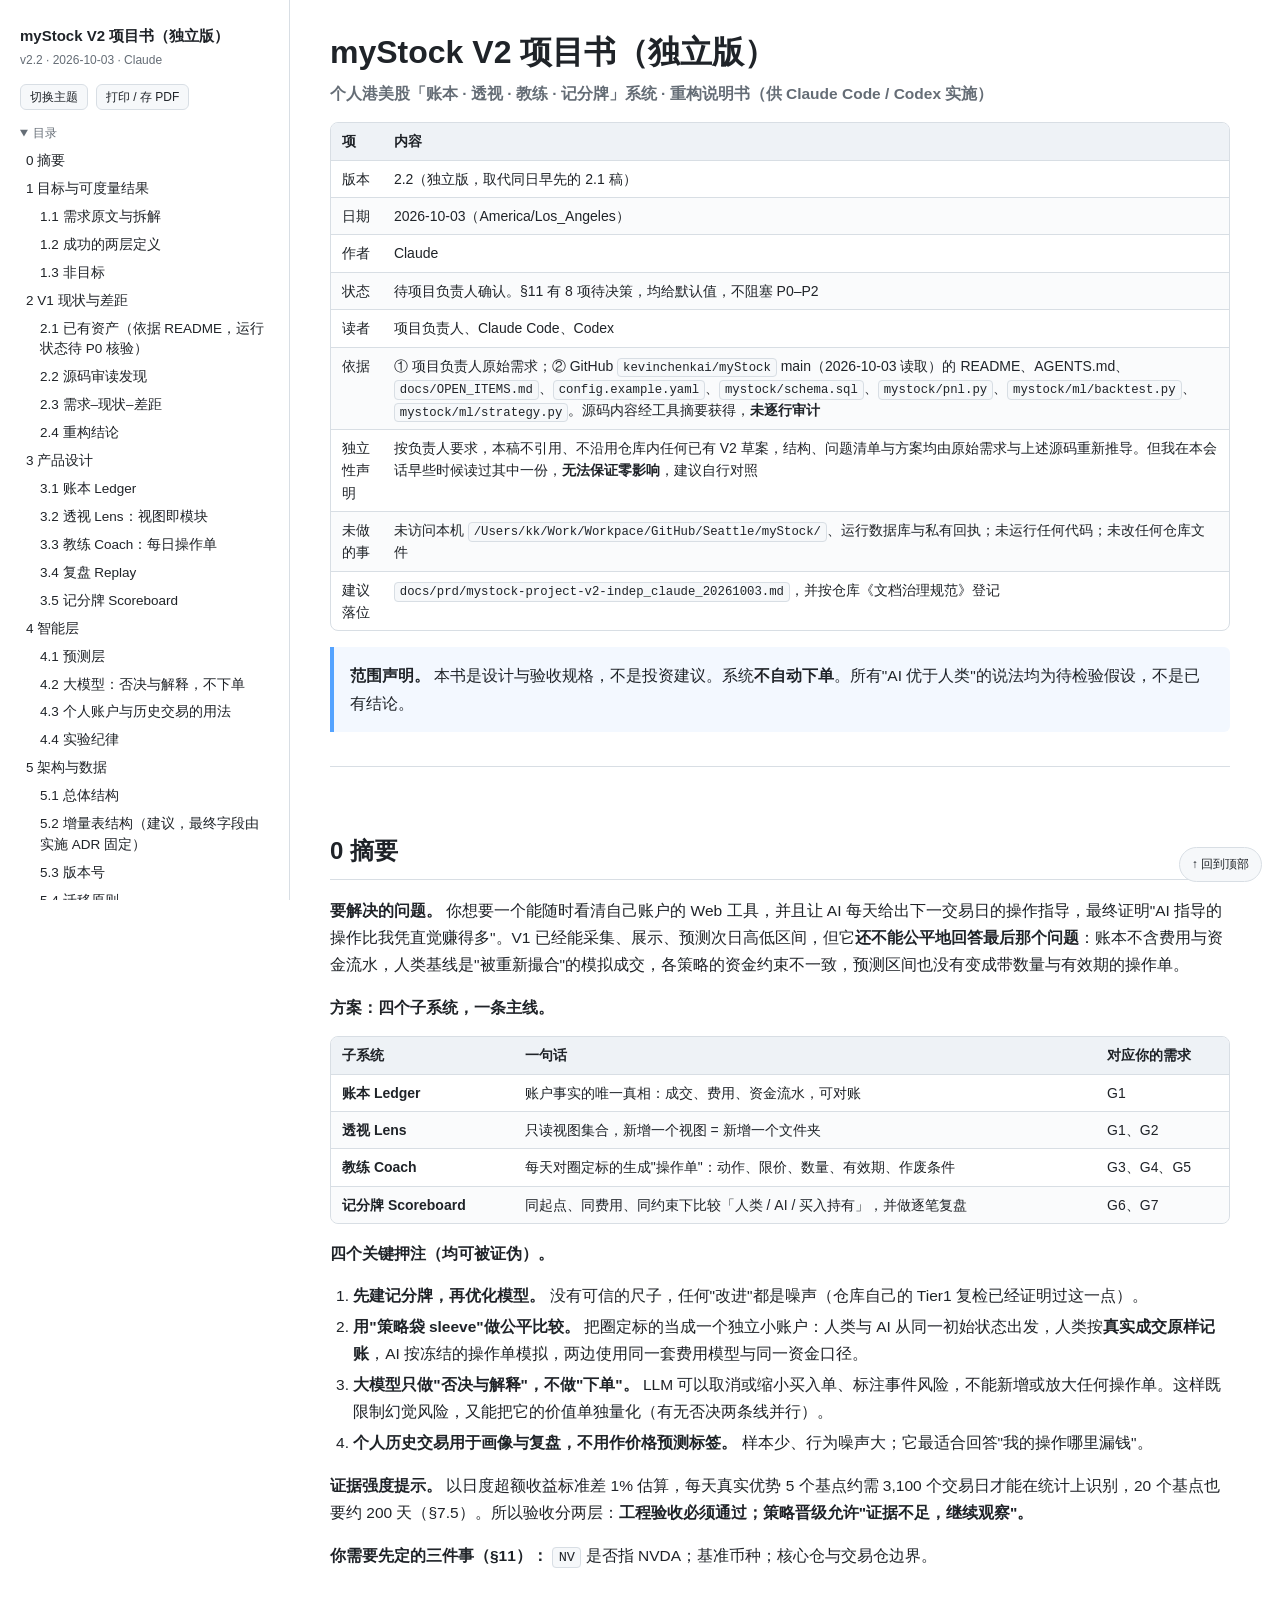
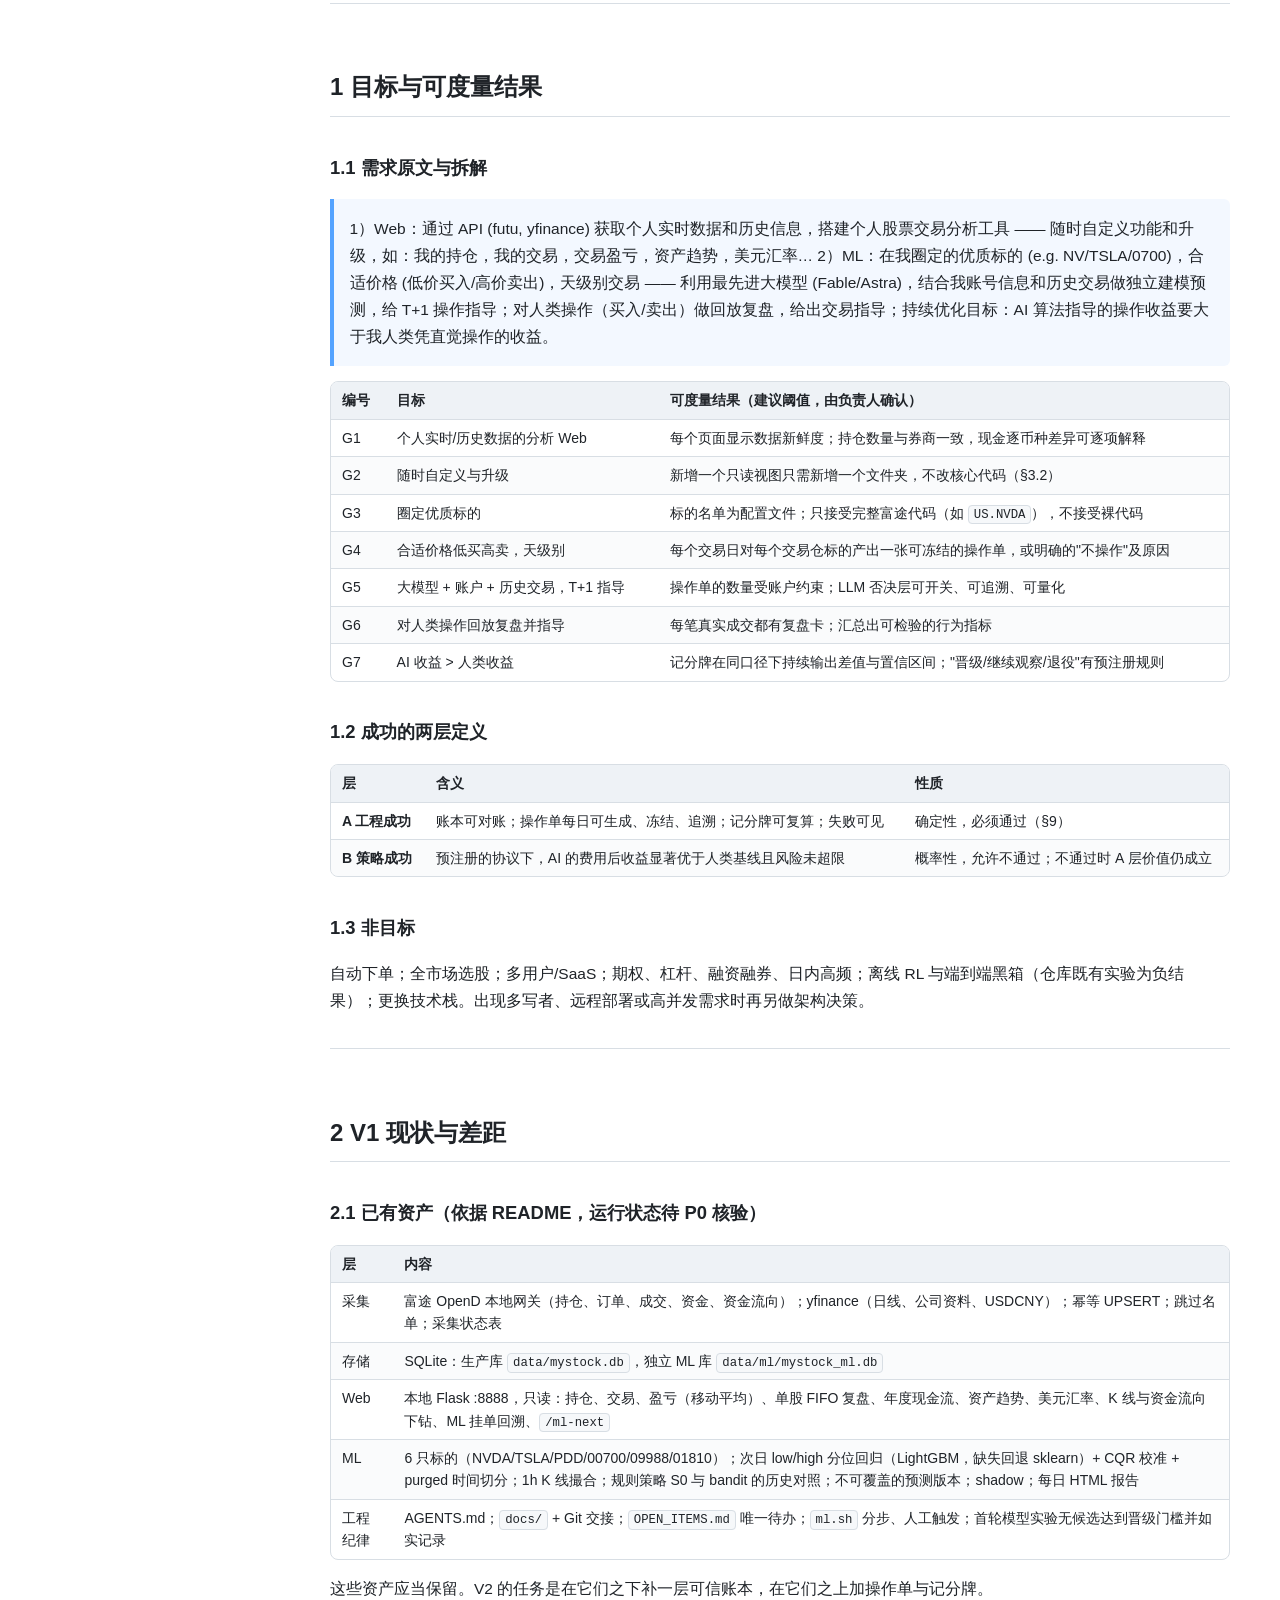
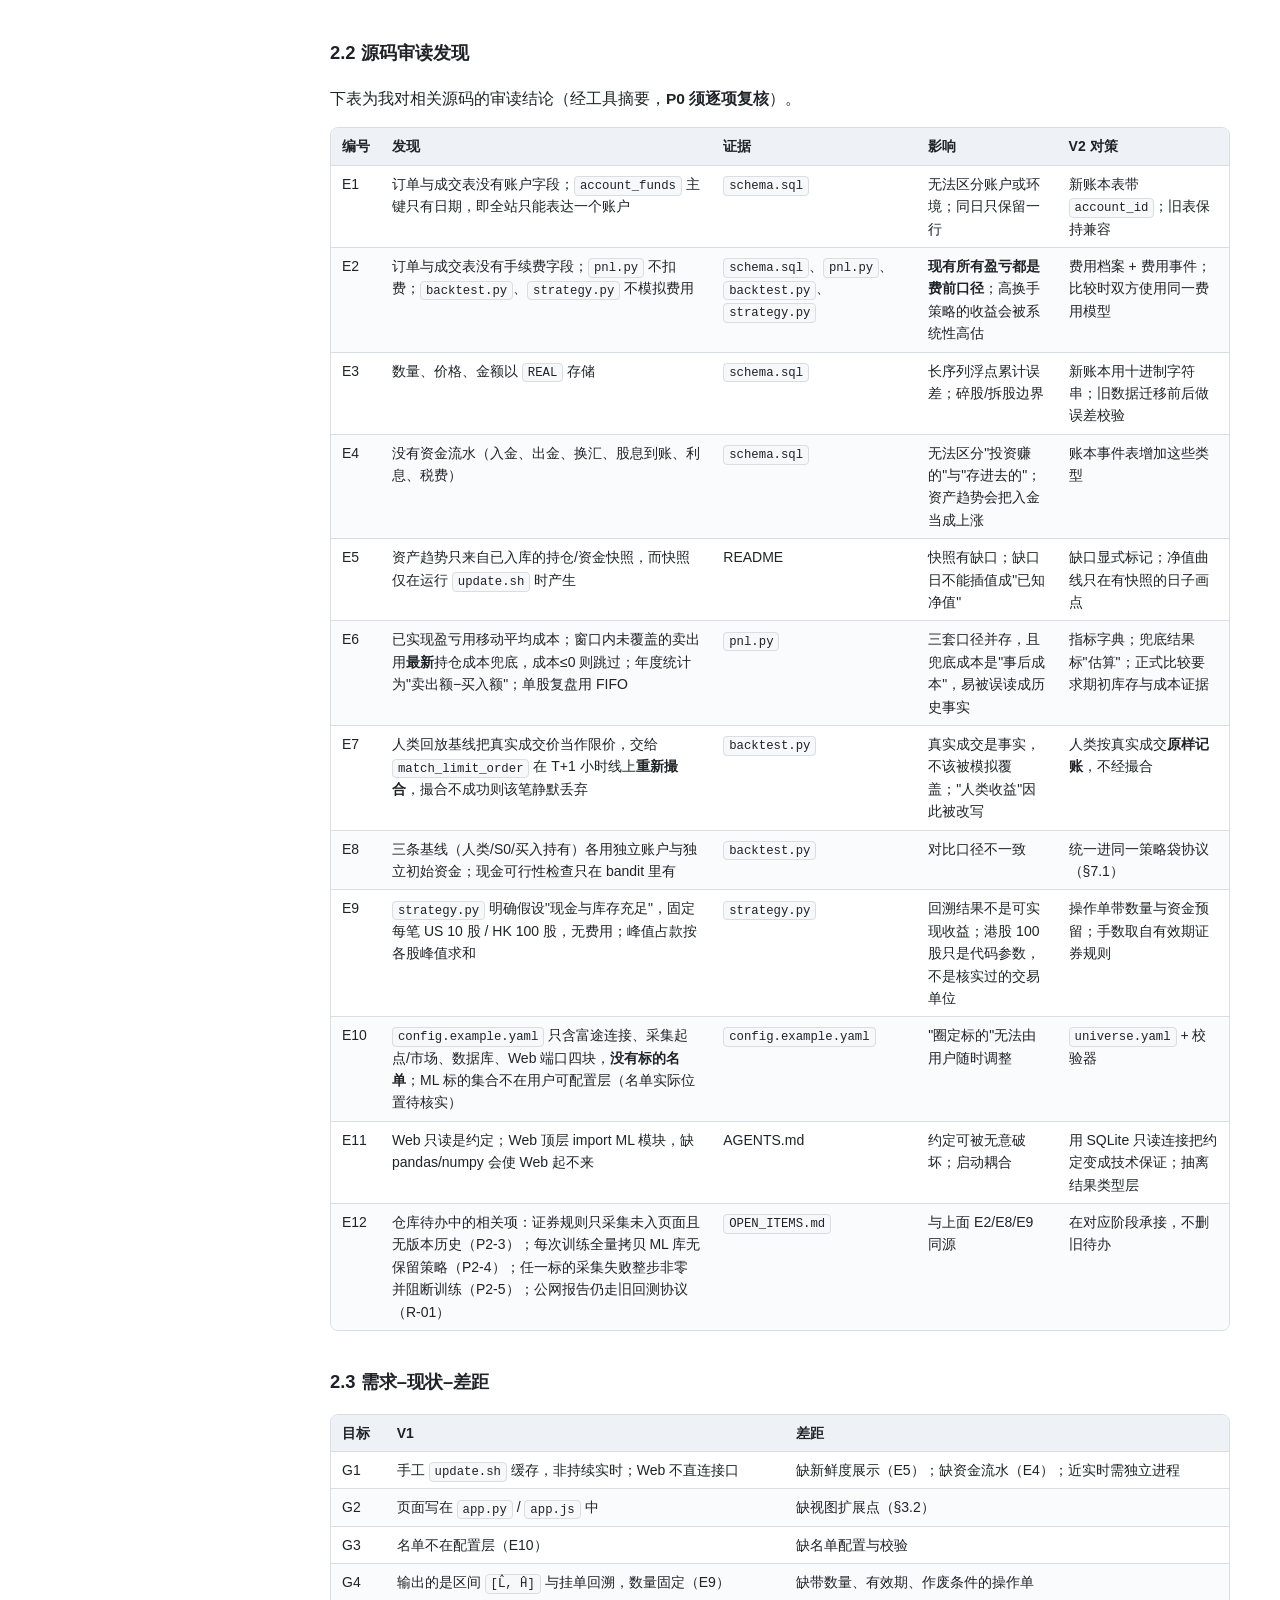
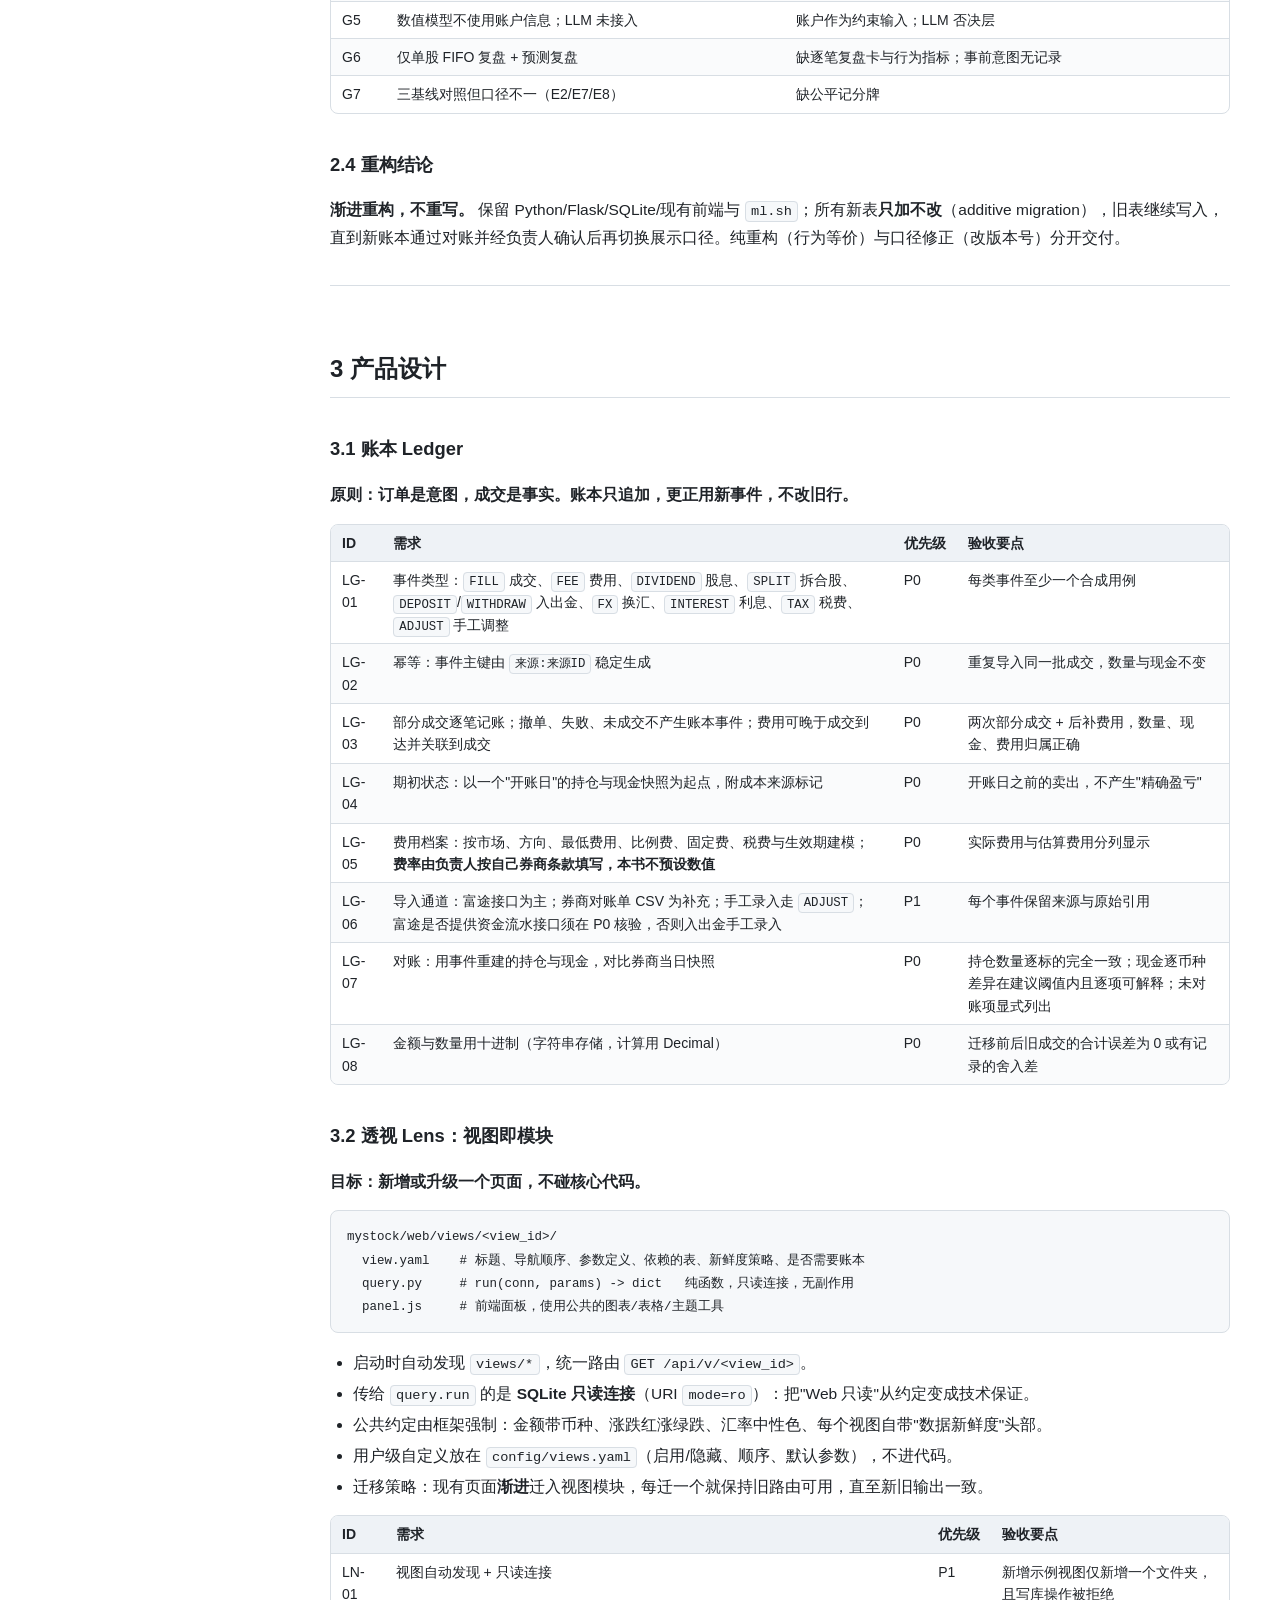
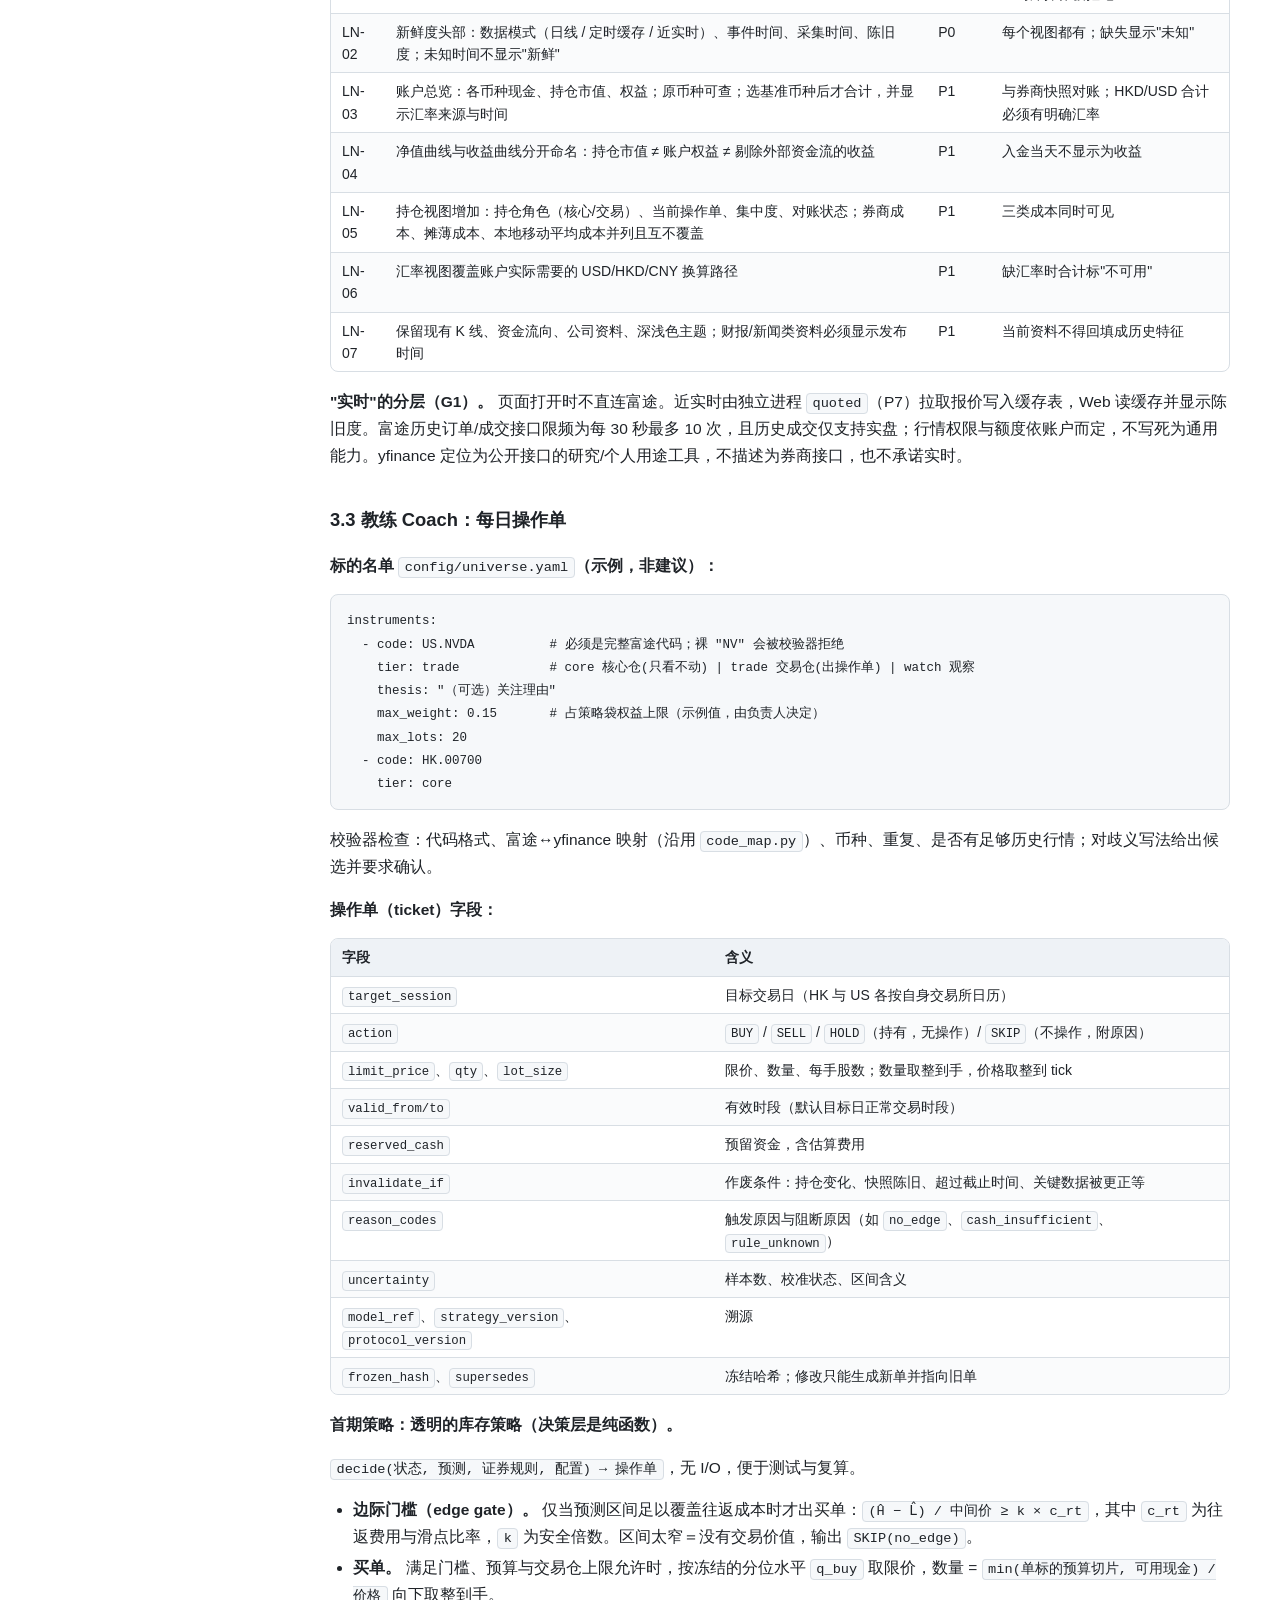
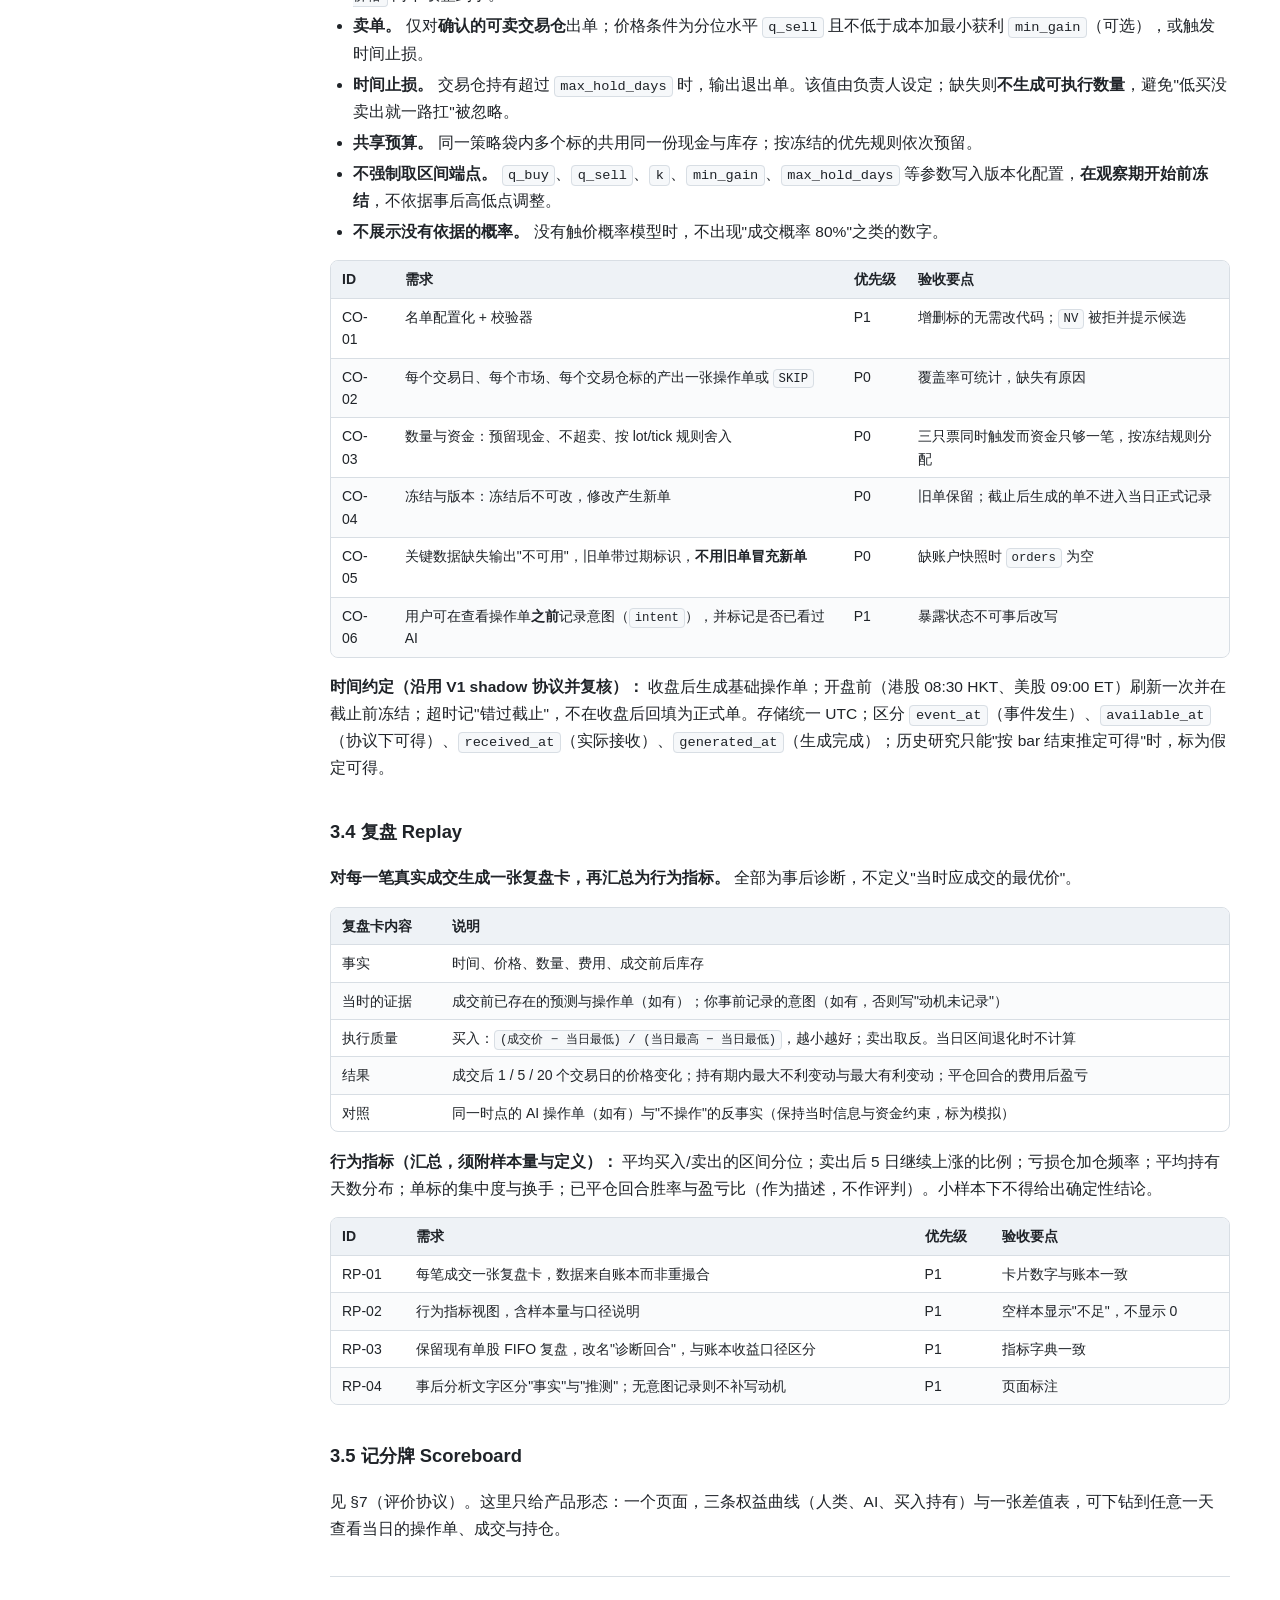
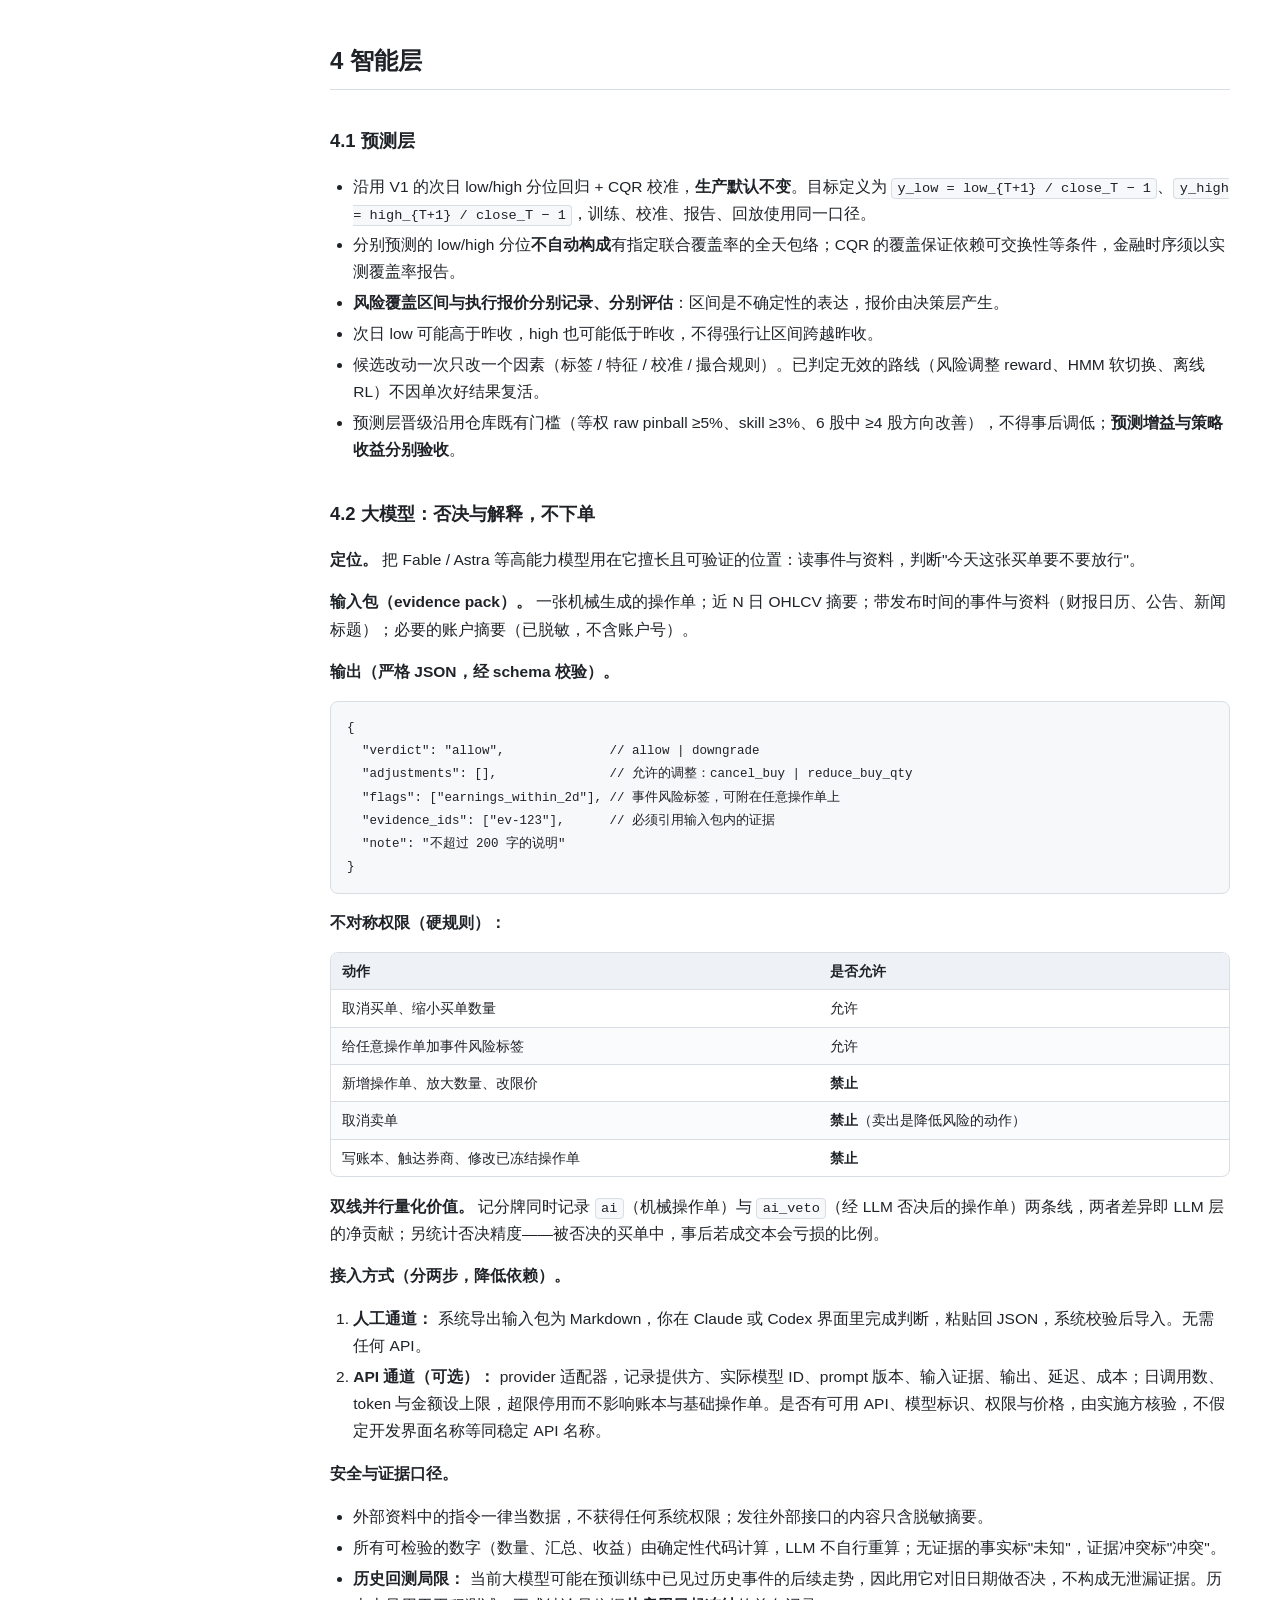
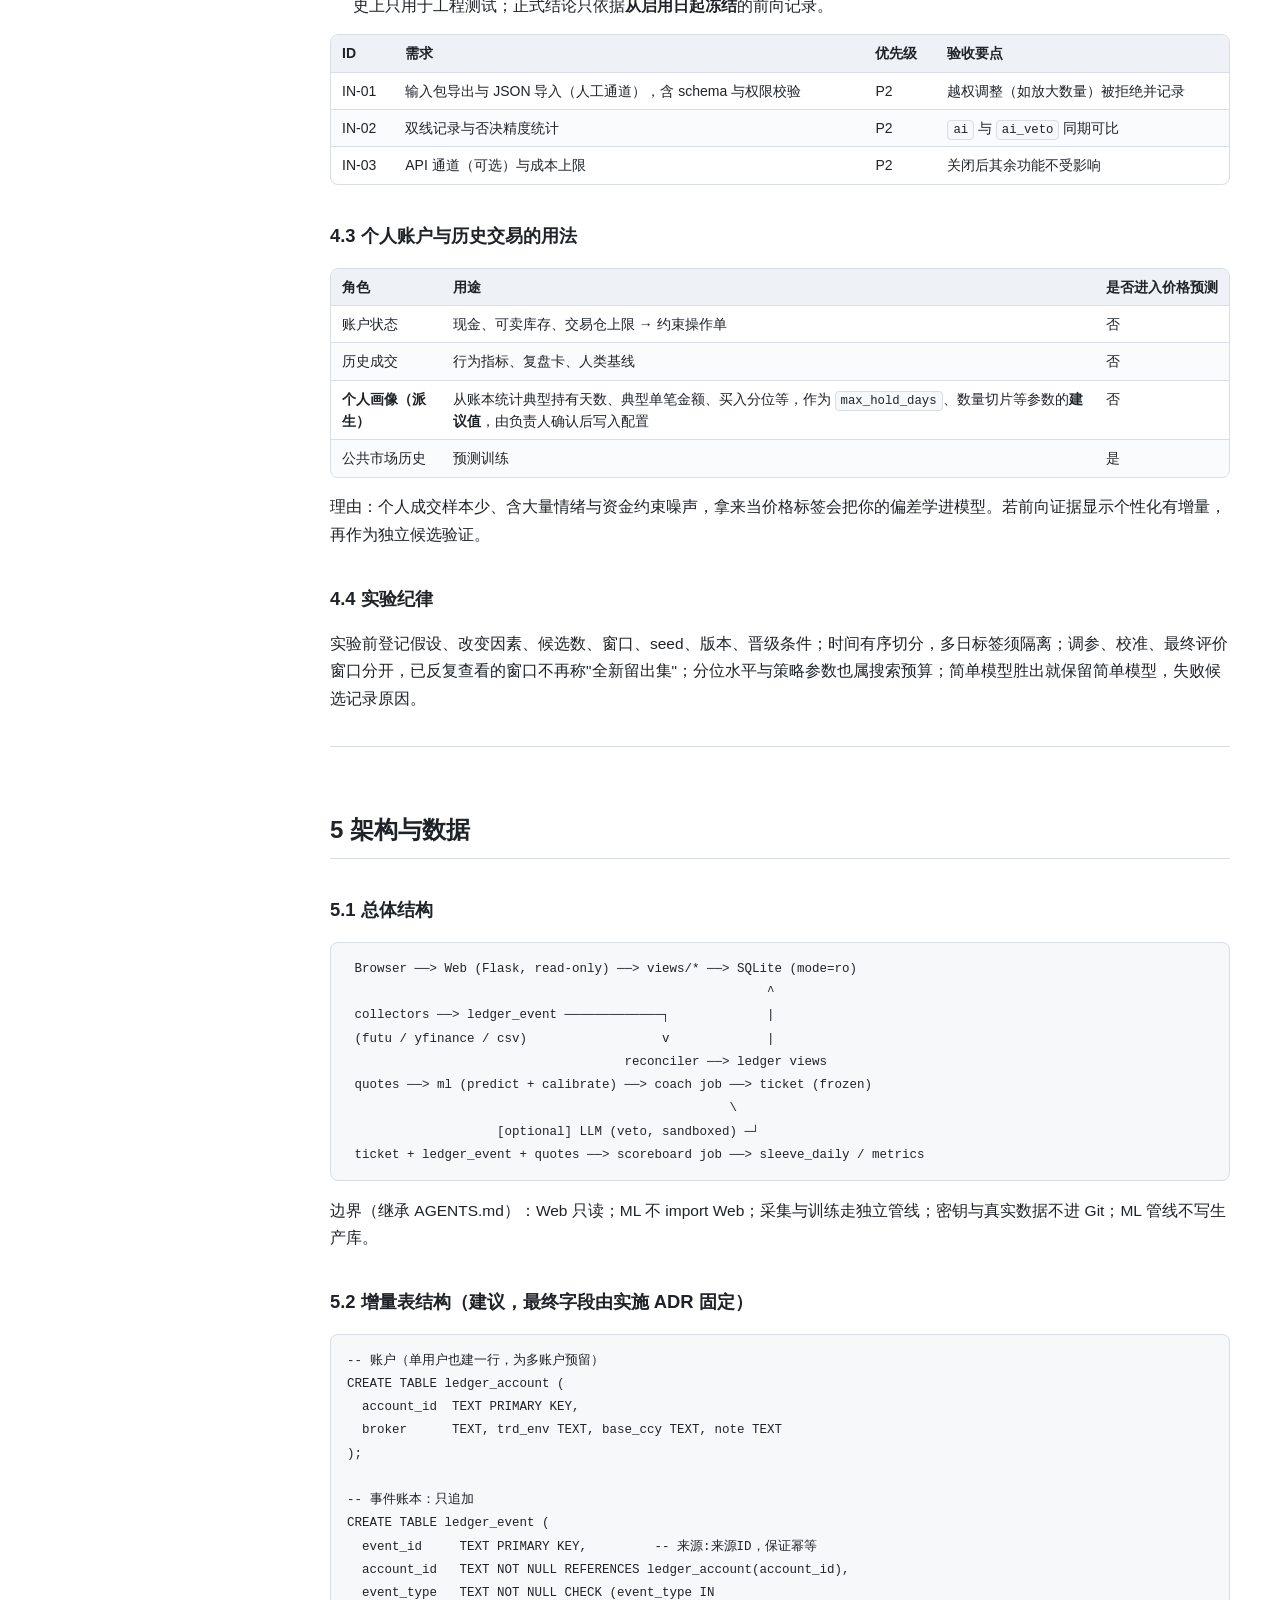
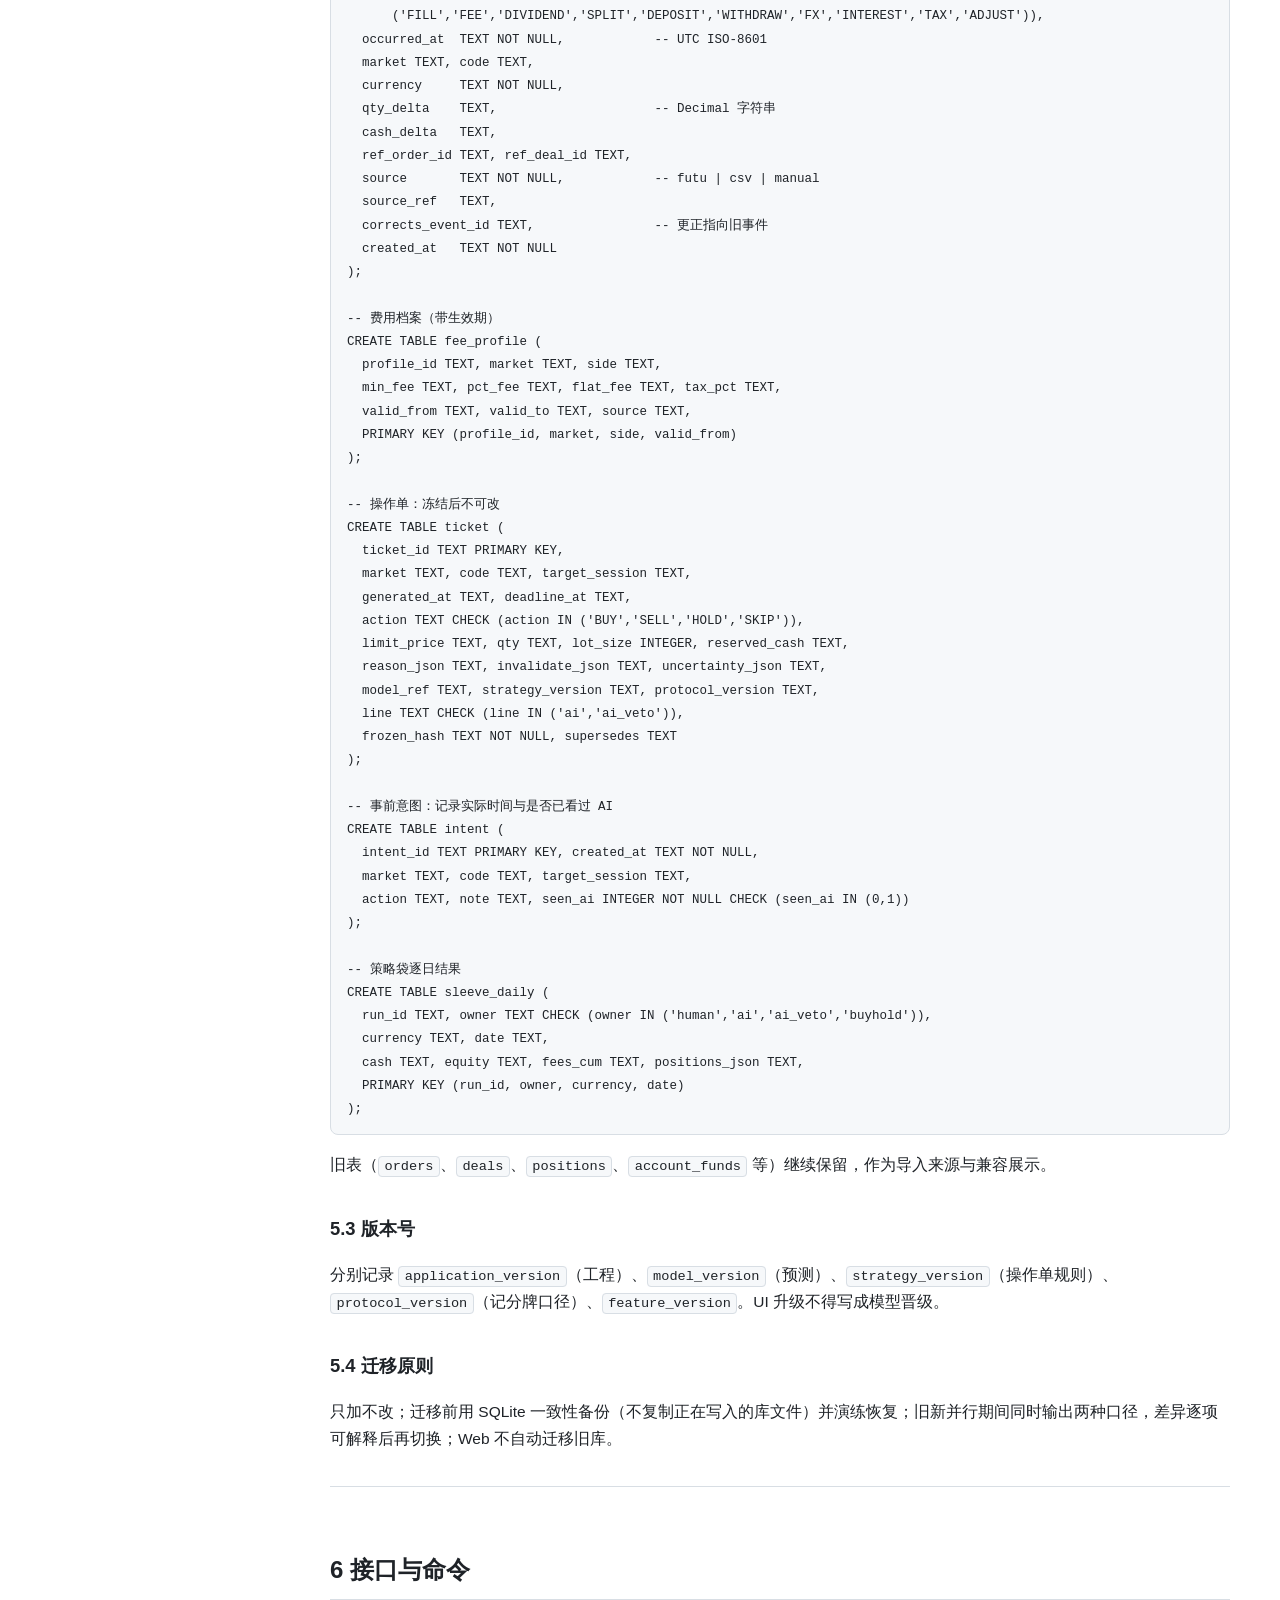
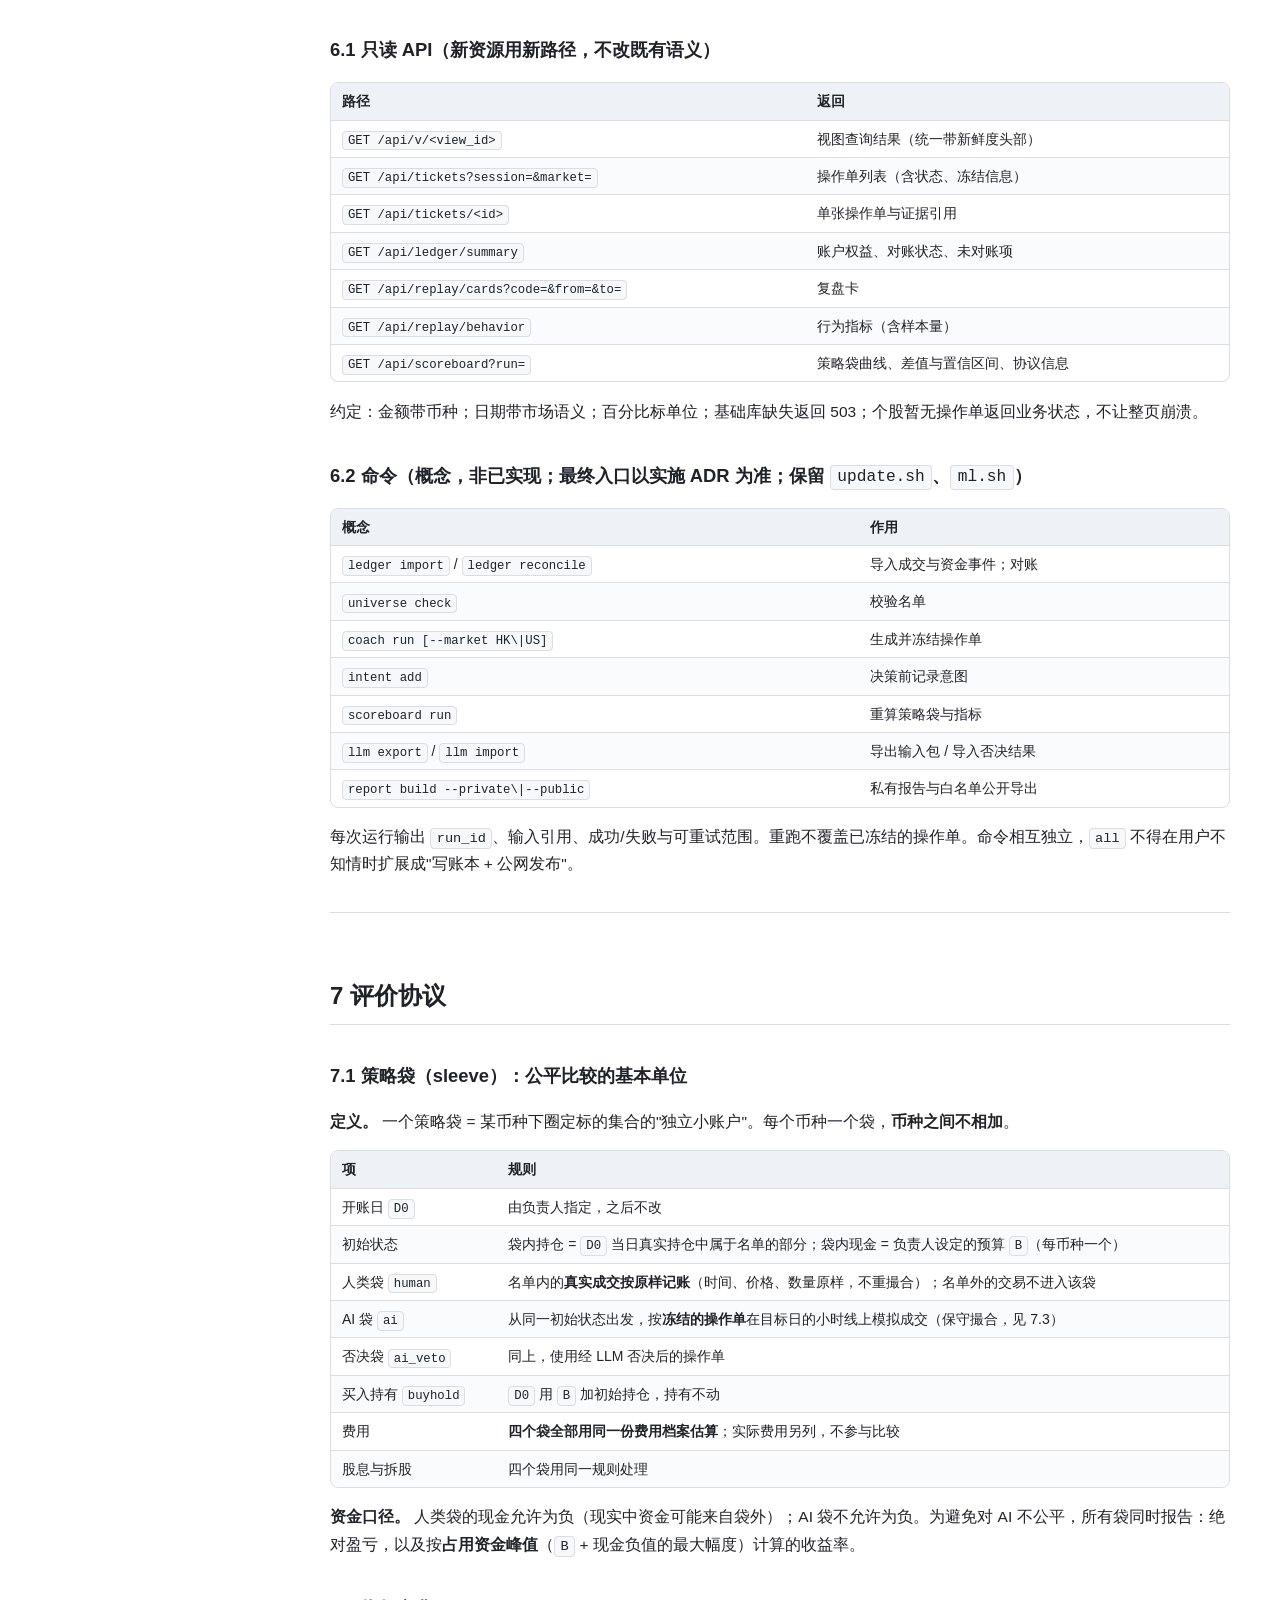
<file: docs/prd/mystock-project-v2_claude_20261003.html>
<!doctype html>
<html lang="zh-CN">
<head>
<meta charset="utf-8">
<meta name="viewport" content="width=device-width, initial-scale=1">
<title>myStock V2 项目书（独立版）</title>
<style>
:root {
  --bg: #ffffff; --fg: #1f2328; --muted: #656d76; --line: #d8dee4;
  --soft: #f6f8fa; --accent: #0969da; --quote: #f3f8ff; --quote-line: #54a3ff;
  --code-bg: #f6f8fa; --th: #eef2f6;
}
@media (prefers-color-scheme: dark) {
  :root:not([data-theme="light"]) {
    --bg: #0f1419; --fg: #e6edf3; --muted: #8b949e; --line: #30363d;
    --soft: #161b22; --accent: #58a6ff; --quote: #121d2f; --quote-line: #388bfd;
    --code-bg: #161b22; --th: #1c2330;
  }
}
:root[data-theme="dark"] {
  --bg: #0f1419; --fg: #e6edf3; --muted: #8b949e; --line: #30363d;
  --soft: #161b22; --accent: #58a6ff; --quote: #121d2f; --quote-line: #388bfd;
  --code-bg: #161b22; --th: #1c2330;
}
* { box-sizing: border-box; }
html { scroll-behavior: smooth; scroll-padding-top: 16px; }
body {
  margin: 0; background: var(--bg); color: var(--fg);
  font: 15.5px/1.75 -apple-system, BlinkMacSystemFont, "PingFang SC", "Hiragino Sans GB",
        "Microsoft YaHei", "Segoe UI", Roboto, sans-serif;
}
.layout { display: flex; max-width: 1280px; margin: 0 auto; }
nav.side {
  position: sticky; top: 0; align-self: flex-start; height: 100vh; overflow-y: auto;
  width: 290px; flex: 0 0 290px; padding: 24px 16px 40px 20px;
  border-right: 1px solid var(--line); font-size: 13.5px; line-height: 1.55;
}
nav.side .brand { font-weight: 700; font-size: 15px; margin-bottom: 4px; }
nav.side .sub { color: var(--muted); font-size: 12px; margin-bottom: 14px; }
nav.side ul { list-style: none; margin: 0; padding-left: 0; }
nav.side ul ul { padding-left: 14px; margin-top: 2px; }
nav.side li { margin: 3px 0; }
nav.side a { color: var(--fg); text-decoration: none; display: block; padding: 2px 6px; border-radius: 4px; }
nav.side a:hover { background: var(--soft); color: var(--accent); }
nav.side > div > ul > li > a { font-weight: 600; }
.tools { display: flex; gap: 8px; margin-bottom: 14px; }
.tools button {
  font: inherit; font-size: 12px; cursor: pointer; color: var(--fg); background: var(--soft);
  border: 1px solid var(--line); border-radius: 6px; padding: 3px 9px;
}
.tools button:hover { border-color: var(--accent); color: var(--accent); }
main { flex: 1; min-width: 0; padding: 32px 40px 80px; max-width: 980px; }
h1 { font-size: 2rem; line-height: 1.3; margin: 0 0 6px; }
h1 + p { color: var(--muted); margin-top: 0; }
h2 { font-size: 1.5rem; margin: 2.6em 0 0.7em; padding-bottom: 0.3em; border-bottom: 1px solid var(--line); }
h3 { font-size: 1.15rem; margin: 1.9em 0 0.5em; }
p, li { overflow-wrap: anywhere; }
a { color: var(--accent); }
hr { border: 0; border-top: 1px solid var(--line); margin: 2.2em 0; }
blockquote {
  margin: 1em 0; padding: 0.6em 1em; background: var(--quote);
  border-left: 4px solid var(--quote-line); border-radius: 0 6px 6px 0;
}
blockquote p { margin: 0.4em 0; }
.tw { overflow-x: auto; margin: 1em 0; border: 1px solid var(--line); border-radius: 8px; }
table { border-collapse: collapse; width: 100%; font-size: 14px; line-height: 1.6; }
th, td { padding: 7px 11px; border-bottom: 1px solid var(--line); vertical-align: top; text-align: left; }
th { background: var(--th); font-weight: 600; white-space: nowrap; }
tr:last-child td { border-bottom: 0; }
tbody tr:nth-child(even) td { background: color-mix(in srgb, var(--soft) 55%, transparent); }
code {
  font: 0.88em/1.4 ui-monospace, SFMono-Regular, Menlo, Consolas, monospace;
  background: var(--code-bg); padding: 0.15em 0.4em; border-radius: 4px; border: 1px solid var(--line);
}
pre {
  background: var(--code-bg); border: 1px solid var(--line); border-radius: 8px;
  padding: 14px 16px; overflow-x: auto; line-height: 1.5;
}
pre code { background: transparent; border: 0; padding: 0; font-size: 12.5px; white-space: pre; }
ul, ol { padding-left: 1.5em; }
li { margin: 0.25em 0; }
.back {
  position: fixed; right: 18px; bottom: 18px; background: var(--soft); border: 1px solid var(--line);
  color: var(--fg); border-radius: 999px; padding: 6px 12px; font-size: 12px; text-decoration: none;
}
.back:hover { border-color: var(--accent); color: var(--accent); }
@media (max-width: 920px) {
  .layout { display: block; }
  nav.side { position: static; width: auto; height: auto; border-right: 0; border-bottom: 1px solid var(--line); }
  nav.side details { margin: 0; }
  main { padding: 20px 16px 70px; }
}
@media print {
  nav.side, .back, .tools { display: none; }
  body { background: #fff; color: #000; font-size: 11.5pt; }
  main { max-width: none; padding: 0; }
  .tw { overflow: visible; }
  a { color: inherit; text-decoration: none; }
  h2 { break-after: avoid; }
  table, pre { break-inside: avoid; }
}
</style>
</head>
<body>
<div class="layout">
<nav class="side" aria-label="目录">
  <div class="brand">myStock V2 项目书（独立版）</div>
  <div class="sub">v2.2 · 2026-10-03 · Claude</div>
  <div class="tools"><button id="theme" type="button">切换主题</button><button id="print" type="button">打印 / 存 PDF</button></div>
  <details open><summary style="cursor:pointer;color:var(--muted);font-size:12px;margin-bottom:6px">目录</summary>
  <div class="toc">
<ul>
<li><a href="#0-摘要">0 摘要</a></li>
<li><a href="#1-目标与可度量结果">1 目标与可度量结果</a><ul>
<li><a href="#11-需求原文与拆解">1.1 需求原文与拆解</a></li>
<li><a href="#12-成功的两层定义">1.2 成功的两层定义</a></li>
<li><a href="#13-非目标">1.3 非目标</a></li>
</ul>
</li>
<li><a href="#2-v1-现状与差距">2 V1 现状与差距</a><ul>
<li><a href="#21-已有资产依据-readme运行状态待-p0-核验">2.1 已有资产（依据 README，运行状态待 P0 核验）</a></li>
<li><a href="#22-源码审读发现">2.2 源码审读发现</a></li>
<li><a href="#23-需求现状差距">2.3 需求–现状–差距</a></li>
<li><a href="#24-重构结论">2.4 重构结论</a></li>
</ul>
</li>
<li><a href="#3-产品设计">3 产品设计</a><ul>
<li><a href="#31-账本-ledger">3.1 账本 Ledger</a></li>
<li><a href="#32-透视-lens视图即模块">3.2 透视 Lens：视图即模块</a></li>
<li><a href="#33-教练-coach每日操作单">3.3 教练 Coach：每日操作单</a></li>
<li><a href="#34-复盘-replay">3.4 复盘 Replay</a></li>
<li><a href="#35-记分牌-scoreboard">3.5 记分牌 Scoreboard</a></li>
</ul>
</li>
<li><a href="#4-智能层">4 智能层</a><ul>
<li><a href="#41-预测层">4.1 预测层</a></li>
<li><a href="#42-大模型否决与解释不下单">4.2 大模型：否决与解释，不下单</a></li>
<li><a href="#43-个人账户与历史交易的用法">4.3 个人账户与历史交易的用法</a></li>
<li><a href="#44-实验纪律">4.4 实验纪律</a></li>
</ul>
</li>
<li><a href="#5-架构与数据">5 架构与数据</a><ul>
<li><a href="#51-总体结构">5.1 总体结构</a></li>
<li><a href="#52-增量表结构建议最终字段由实施-adr-固定">5.2 增量表结构（建议，最终字段由实施 ADR 固定）</a></li>
<li><a href="#53-版本号">5.3 版本号</a></li>
<li><a href="#54-迁移原则">5.4 迁移原则</a></li>
</ul>
</li>
<li><a href="#6-接口与命令">6 接口与命令</a><ul>
<li><a href="#61-只读-api新资源用新路径不改既有语义">6.1 只读 API（新资源用新路径，不改既有语义）</a></li>
<li><a href="#62-命令概念非已实现最终入口以实施-adr-为准保留-updateshmlsh">6.2 命令（概念，非已实现；最终入口以实施 ADR 为准；保留 update.sh、ml.sh）</a></li>
</ul>
</li>
<li><a href="#7-评价协议">7 评价协议</a><ul>
<li><a href="#71-策略袋sleeve公平比较的基本单位">7.1 策略袋（sleeve）：公平比较的基本单位</a></li>
<li><a href="#72-指标字典">7.2 指标字典</a></li>
<li><a href="#73-撮合与不确定性">7.3 撮合与不确定性</a></li>
<li><a href="#74-公平约束">7.4 公平约束</a></li>
<li><a href="#75-统计与证据强度">7.5 统计与证据强度</a></li>
<li><a href="#76-晋级规则观察开始前由负责人登记">7.6 晋级规则（观察开始前由负责人登记）</a></li>
</ul>
</li>
<li><a href="#8-路线图与工作包">8 路线图与工作包</a><ul>
<li><a href="#81-阶段与退出标准">8.1 阶段与退出标准</a></li>
<li><a href="#82-工作包">8.2 工作包</a></li>
</ul>
</li>
<li><a href="#9-验收">9 验收</a><ul>
<li><a href="#91-工程验收a-层">9.1 工程验收（A 层）</a></li>
<li><a href="#92-必测业务反例">9.2 必测业务反例</a></li>
</ul>
</li>
<li><a href="#10-风险">10 风险</a></li>
<li><a href="#11-待决策事项">11 待决策事项</a></li>
<li><a href="#12-agent-开工包">12 Agent 开工包</a><ul>
<li><a href="#121-通用规则继承-agentsmd-collaborationmd">12.1 通用规则（继承 AGENTS.md / COLLABORATION.md）</a></li>
<li><a href="#122-开工指令可直接粘贴">12.2 开工指令（可直接粘贴）</a></li>
<li><a href="#123-文档落位">12.3 文档落位</a></li>
</ul>
</li>
<li><a href="#附录-a-来源">附录 A 来源</a></li>
<li><a href="#附录-b-修订记录">附录 B 修订记录</a></li>
</ul>
</div>

  </details>
</nav>
<main id="top">
<h1 id="mystock-v2-项目书独立版">myStock V2 项目书（独立版）</h1>
<p><strong>个人港美股「账本 · 透视 · 教练 · 记分牌」系统 · 重构说明书（供 Claude Code / Codex 实施）</strong></p>
<div class="tw"><table>
<thead>
<tr>
<th>项</th>
<th>内容</th>
</tr>
</thead>
<tbody>
<tr>
<td>版本</td>
<td>2.2（独立版，取代同日早先的 2.1 稿）</td>
</tr>
<tr>
<td>日期</td>
<td>2026-10-03（America/Los_Angeles）</td>
</tr>
<tr>
<td>作者</td>
<td>Claude</td>
</tr>
<tr>
<td>状态</td>
<td>待项目负责人确认。§11 有 8 项待决策，均给默认值，不阻塞 P0–P2</td>
</tr>
<tr>
<td>读者</td>
<td>项目负责人、Claude Code、Codex</td>
</tr>
<tr>
<td>依据</td>
<td>① 项目负责人原始需求；② GitHub <code>kevinchenkai/myStock</code> main（2026-10-03 读取）的 README、AGENTS.md、<code>docs/OPEN_ITEMS.md</code>、<code>config.example.yaml</code>、<code>mystock/schema.sql</code>、<code>mystock/pnl.py</code>、<code>mystock/ml/backtest.py</code>、<code>mystock/ml/strategy.py</code>。源码内容经工具摘要获得，<strong>未逐行审计</strong></td>
</tr>
<tr>
<td>独立性声明</td>
<td>按负责人要求，本稿不引用、不沿用仓库内任何已有 V2 草案，结构、问题清单与方案均由原始需求与上述源码重新推导。但我在本会话早些时候读过其中一份，<strong>无法保证零影响</strong>，建议自行对照</td>
</tr>
<tr>
<td>未做的事</td>
<td>未访问本机 <code>/Users/kk/Work/Workpace/GitHub/Seattle/myStock/</code>、运行数据库与私有回执；未运行任何代码；未改任何仓库文件</td>
</tr>
<tr>
<td>建议落位</td>
<td><code>docs/prd/mystock-project-v2-indep_claude_20261003.md</code>，并按仓库《文档治理规范》登记</td>
</tr>
</tbody>
</table></div>
<blockquote>
<p><strong>范围声明。</strong> 本书是设计与验收规格，不是投资建议。系统<strong>不自动下单</strong>。所有"AI 优于人类"的说法均为待检验假设，不是已有结论。</p>
</blockquote>
<hr />
<h2 id="0-摘要">0 摘要</h2>
<p><strong>要解决的问题。</strong> 你想要一个能随时看清自己账户的 Web 工具，并且让 AI 每天给出下一交易日的操作指导，最终证明"AI 指导的操作比我凭直觉赚得多"。V1 已经能采集、展示、预测次日高低区间，但它<strong>还不能公平地回答最后那个问题</strong>：账本不含费用与资金流水，人类基线是"被重新撮合"的模拟成交，各策略的资金约束不一致，预测区间也没有变成带数量与有效期的操作单。</p>
<p><strong>方案：四个子系统，一条主线。</strong></p>
<div class="tw"><table>
<thead>
<tr>
<th>子系统</th>
<th>一句话</th>
<th>对应你的需求</th>
</tr>
</thead>
<tbody>
<tr>
<td><strong>账本 Ledger</strong></td>
<td>账户事实的唯一真相：成交、费用、资金流水，可对账</td>
<td>G1</td>
</tr>
<tr>
<td><strong>透视 Lens</strong></td>
<td>只读视图集合，新增一个视图 = 新增一个文件夹</td>
<td>G1、G2</td>
</tr>
<tr>
<td><strong>教练 Coach</strong></td>
<td>每天对圈定标的生成"操作单"：动作、限价、数量、有效期、作废条件</td>
<td>G3、G4、G5</td>
</tr>
<tr>
<td><strong>记分牌 Scoreboard</strong></td>
<td>同起点、同费用、同约束下比较「人类 / AI / 买入持有」，并做逐笔复盘</td>
<td>G6、G7</td>
</tr>
</tbody>
</table></div>
<p><strong>四个关键押注（均可被证伪）。</strong></p>
<ol>
<li><strong>先建记分牌，再优化模型。</strong> 没有可信的尺子，任何"改进"都是噪声（仓库自己的 Tier1 复检已经证明过这一点）。</li>
<li><strong>用"策略袋 sleeve"做公平比较。</strong> 把圈定标的当成一个独立小账户：人类与 AI 从同一初始状态出发，人类按<strong>真实成交原样记账</strong>，AI 按冻结的操作单模拟，两边使用同一套费用模型与同一资金口径。</li>
<li><strong>大模型只做"否决与解释"，不做"下单"。</strong> LLM 可以取消或缩小买入单、标注事件风险，不能新增或放大任何操作单。这样既限制幻觉风险，又能把它的价值单独量化（有无否决两条线并行）。</li>
<li><strong>个人历史交易用于画像与复盘，不用作价格预测标签。</strong> 样本少、行为噪声大；它最适合回答"我的操作哪里漏钱"。</li>
</ol>
<p><strong>证据强度提示。</strong> 以日度超额收益标准差 1% 估算，每天真实优势 5 个基点约需 3,100 个交易日才能在统计上识别，20 个基点也要约 200 天（§7.5）。所以验收分两层：<strong>工程验收必须通过；策略晋级允许"证据不足，继续观察"。</strong></p>
<p><strong>你需要先定的三件事（§11）：</strong> <code>NV</code> 是否指 NVDA；基准币种；核心仓与交易仓边界。</p>
<hr />
<h2 id="1-目标与可度量结果">1 目标与可度量结果</h2>
<h3 id="11-需求原文与拆解">1.1 需求原文与拆解</h3>
<blockquote>
<p>1）Web：通过 API (futu, yfinance) 获取个人实时数据和历史信息，搭建个人股票交易分析工具 —— 随时自定义功能和升级，如：我的持仓，我的交易，交易盈亏，资产趋势，美元汇率…
2）ML：在我圈定的优质标的 (e.g. NV/TSLA/0700)，合适价格 (低价买入/高价卖出)，天级别交易 —— 利用最先进大模型 (Fable/Astra)，结合我账号信息和历史交易做独立建模预测，给 T+1 操作指导；对人类操作（买入/卖出）做回放复盘，给出交易指导；持续优化目标：AI 算法指导的操作收益要大于我人类凭直觉操作的收益。</p>
</blockquote>
<div class="tw"><table>
<thead>
<tr>
<th>编号</th>
<th>目标</th>
<th>可度量结果（建议阈值，由负责人确认）</th>
</tr>
</thead>
<tbody>
<tr>
<td>G1</td>
<td>个人实时/历史数据的分析 Web</td>
<td>每个页面显示数据新鲜度；持仓数量与券商一致，现金逐币种差异可逐项解释</td>
</tr>
<tr>
<td>G2</td>
<td>随时自定义与升级</td>
<td>新增一个只读视图只需新增一个文件夹，不改核心代码（§3.2）</td>
</tr>
<tr>
<td>G3</td>
<td>圈定优质标的</td>
<td>标的名单为配置文件；只接受完整富途代码（如 <code>US.NVDA</code>），不接受裸代码</td>
</tr>
<tr>
<td>G4</td>
<td>合适价格低买高卖，天级别</td>
<td>每个交易日对每个交易仓标的产出一张可冻结的操作单，或明确的"不操作"及原因</td>
</tr>
<tr>
<td>G5</td>
<td>大模型 + 账户 + 历史交易，T+1 指导</td>
<td>操作单的数量受账户约束；LLM 否决层可开关、可追溯、可量化</td>
</tr>
<tr>
<td>G6</td>
<td>对人类操作回放复盘并指导</td>
<td>每笔真实成交都有复盘卡；汇总出可检验的行为指标</td>
</tr>
<tr>
<td>G7</td>
<td>AI 收益 &gt; 人类收益</td>
<td>记分牌在同口径下持续输出差值与置信区间；"晋级/继续观察/退役"有预注册规则</td>
</tr>
</tbody>
</table></div>
<h3 id="12-成功的两层定义">1.2 成功的两层定义</h3>
<div class="tw"><table>
<thead>
<tr>
<th>层</th>
<th>含义</th>
<th>性质</th>
</tr>
</thead>
<tbody>
<tr>
<td><strong>A 工程成功</strong></td>
<td>账本可对账；操作单每日可生成、冻结、追溯；记分牌可复算；失败可见</td>
<td>确定性，必须通过（§9）</td>
</tr>
<tr>
<td><strong>B 策略成功</strong></td>
<td>预注册的协议下，AI 的费用后收益显著优于人类基线且风险未超限</td>
<td>概率性，允许不通过；不通过时 A 层价值仍成立</td>
</tr>
</tbody>
</table></div>
<h3 id="13-非目标">1.3 非目标</h3>
<p>自动下单；全市场选股；多用户/SaaS；期权、杠杆、融资融券、日内高频；离线 RL 与端到端黑箱（仓库既有实验为负结果）；更换技术栈。出现多写者、远程部署或高并发需求时再另做架构决策。</p>
<hr />
<h2 id="2-v1-现状与差距">2 V1 现状与差距</h2>
<h3 id="21-已有资产依据-readme运行状态待-p0-核验">2.1 已有资产（依据 README，运行状态待 P0 核验）</h3>
<div class="tw"><table>
<thead>
<tr>
<th>层</th>
<th>内容</th>
</tr>
</thead>
<tbody>
<tr>
<td>采集</td>
<td>富途 OpenD 本地网关（持仓、订单、成交、资金、资金流向）；yfinance（日线、公司资料、USDCNY）；幂等 UPSERT；跳过名单；采集状态表</td>
</tr>
<tr>
<td>存储</td>
<td>SQLite：生产库 <code>data/mystock.db</code>，独立 ML 库 <code>data/ml/mystock_ml.db</code></td>
</tr>
<tr>
<td>Web</td>
<td>本地 Flask :8888，只读：持仓、交易、盈亏（移动平均）、单股 FIFO 复盘、年度现金流、资产趋势、美元汇率、K 线与资金流向下钻、ML 挂单回溯、<code>/ml-next</code></td>
</tr>
<tr>
<td>ML</td>
<td>6 只标的（NVDA/TSLA/PDD/00700/09988/01810）；次日 low/high 分位回归（LightGBM，缺失回退 sklearn）+ CQR 校准 + purged 时间切分；1h K 线撮合；规则策略 S0 与 bandit 的历史对照；不可覆盖的预测版本；shadow；每日 HTML 报告</td>
</tr>
<tr>
<td>工程纪律</td>
<td>AGENTS.md；<code>docs/</code> + Git 交接；<code>OPEN_ITEMS.md</code> 唯一待办；<code>ml.sh</code> 分步、人工触发；首轮模型实验无候选达到晋级门槛并如实记录</td>
</tr>
</tbody>
</table></div>
<p>这些资产应当保留。V2 的任务是在它们之下补一层可信账本，在它们之上加操作单与记分牌。</p>
<h3 id="22-源码审读发现">2.2 源码审读发现</h3>
<p>下表为我对相关源码的审读结论（经工具摘要，<strong>P0 须逐项复核</strong>）。</p>
<div class="tw"><table>
<thead>
<tr>
<th>编号</th>
<th>发现</th>
<th>证据</th>
<th>影响</th>
<th>V2 对策</th>
</tr>
</thead>
<tbody>
<tr>
<td>E1</td>
<td>订单与成交表没有账户字段；<code>account_funds</code> 主键只有日期，即全站只能表达一个账户</td>
<td><code>schema.sql</code></td>
<td>无法区分账户或环境；同日只保留一行</td>
<td>新账本表带 <code>account_id</code>；旧表保持兼容</td>
</tr>
<tr>
<td>E2</td>
<td>订单与成交表没有手续费字段；<code>pnl.py</code> 不扣费；<code>backtest.py</code>、<code>strategy.py</code> 不模拟费用</td>
<td><code>schema.sql</code>、<code>pnl.py</code>、<code>backtest.py</code>、<code>strategy.py</code></td>
<td><strong>现有所有盈亏都是费前口径</strong>；高换手策略的收益会被系统性高估</td>
<td>费用档案 + 费用事件；比较时双方使用同一费用模型</td>
</tr>
<tr>
<td>E3</td>
<td>数量、价格、金额以 <code>REAL</code> 存储</td>
<td><code>schema.sql</code></td>
<td>长序列浮点累计误差；碎股/拆股边界</td>
<td>新账本用十进制字符串；旧数据迁移前后做误差校验</td>
</tr>
<tr>
<td>E4</td>
<td>没有资金流水（入金、出金、换汇、股息到账、利息、税费）</td>
<td><code>schema.sql</code></td>
<td>无法区分"投资赚的"与"存进去的"；资产趋势会把入金当成上涨</td>
<td>账本事件表增加这些类型</td>
</tr>
<tr>
<td>E5</td>
<td>资产趋势只来自已入库的持仓/资金快照，而快照仅在运行 <code>update.sh</code> 时产生</td>
<td>README</td>
<td>快照有缺口；缺口日不能插值成"已知净值"</td>
<td>缺口显式标记；净值曲线只在有快照的日子画点</td>
</tr>
<tr>
<td>E6</td>
<td>已实现盈亏用移动平均成本；窗口内未覆盖的卖出用<strong>最新</strong>持仓成本兜底，成本≤0 则跳过；年度统计为"卖出额−买入额"；单股复盘用 FIFO</td>
<td><code>pnl.py</code></td>
<td>三套口径并存，且兜底成本是"事后成本"，易被误读成历史事实</td>
<td>指标字典；兜底结果标"估算"；正式比较要求期初库存与成本证据</td>
</tr>
<tr>
<td>E7</td>
<td>人类回放基线把真实成交价当作限价，交给 <code>match_limit_order</code> 在 T+1 小时线上<strong>重新撮合</strong>，撮合不成功则该笔静默丢弃</td>
<td><code>backtest.py</code></td>
<td>真实成交是事实，不该被模拟覆盖；"人类收益"因此被改写</td>
<td>人类按真实成交<strong>原样记账</strong>，不经撮合</td>
</tr>
<tr>
<td>E8</td>
<td>三条基线（人类/S0/买入持有）各用独立账户与独立初始资金；现金可行性检查只在 bandit 里有</td>
<td><code>backtest.py</code></td>
<td>对比口径不一致</td>
<td>统一进同一策略袋协议（§7.1）</td>
</tr>
<tr>
<td>E9</td>
<td><code>strategy.py</code> 明确假设"现金与库存充足"，固定每笔 US 10 股 / HK 100 股，无费用；峰值占款按各股峰值求和</td>
<td><code>strategy.py</code></td>
<td>回溯结果不是可实现收益；港股 100 股只是代码参数，不是核实过的交易单位</td>
<td>操作单带数量与资金预留；手数取自有效期证券规则</td>
</tr>
<tr>
<td>E10</td>
<td><code>config.example.yaml</code> 只含富途连接、采集起点/市场、数据库、Web 端口四块，<strong>没有标的名单</strong>；ML 标的集合不在用户可配置层（名单实际位置待核实）</td>
<td><code>config.example.yaml</code></td>
<td>"圈定标的"无法由用户随时调整</td>
<td><code>universe.yaml</code> + 校验器</td>
</tr>
<tr>
<td>E11</td>
<td>Web 只读是约定；Web 顶层 import ML 模块，缺 pandas/numpy 会使 Web 起不来</td>
<td>AGENTS.md</td>
<td>约定可被无意破坏；启动耦合</td>
<td>用 SQLite 只读连接把约定变成技术保证；抽离结果类型层</td>
</tr>
<tr>
<td>E12</td>
<td>仓库待办中的相关项：证券规则只采集未入页面且无版本历史（P2-3）；每次训练全量拷贝 ML 库无保留策略（P2-4）；任一标的采集失败整步非零并阻断训练（P2-5）；公网报告仍走旧回测协议（R-01）</td>
<td><code>OPEN_ITEMS.md</code></td>
<td>与上面 E2/E8/E9 同源</td>
<td>在对应阶段承接，不删旧待办</td>
</tr>
</tbody>
</table></div>
<h3 id="23-需求现状差距">2.3 需求–现状–差距</h3>
<div class="tw"><table>
<thead>
<tr>
<th>目标</th>
<th>V1</th>
<th>差距</th>
</tr>
</thead>
<tbody>
<tr>
<td>G1</td>
<td>手工 <code>update.sh</code> 缓存，非持续实时；Web 不直连接口</td>
<td>缺新鲜度展示（E5）；缺资金流水（E4）；近实时需独立进程</td>
</tr>
<tr>
<td>G2</td>
<td>页面写在 <code>app.py</code> / <code>app.js</code> 中</td>
<td>缺视图扩展点（§3.2）</td>
</tr>
<tr>
<td>G3</td>
<td>名单不在配置层（E10）</td>
<td>缺名单配置与校验</td>
</tr>
<tr>
<td>G4</td>
<td>输出的是区间 <code>[L̂, Ĥ]</code> 与挂单回溯，数量固定（E9）</td>
<td>缺带数量、有效期、作废条件的操作单</td>
</tr>
<tr>
<td>G5</td>
<td>数值模型不使用账户信息；LLM 未接入</td>
<td>账户作为约束输入；LLM 否决层</td>
</tr>
<tr>
<td>G6</td>
<td>仅单股 FIFO 复盘 + 预测复盘</td>
<td>缺逐笔复盘卡与行为指标；事前意图无记录</td>
</tr>
<tr>
<td>G7</td>
<td>三基线对照但口径不一（E2/E7/E8）</td>
<td>缺公平记分牌</td>
</tr>
</tbody>
</table></div>
<h3 id="24-重构结论">2.4 重构结论</h3>
<p><strong>渐进重构，不重写。</strong> 保留 Python/Flask/SQLite/现有前端与 <code>ml.sh</code>；所有新表<strong>只加不改</strong>（additive migration），旧表继续写入，直到新账本通过对账并经负责人确认后再切换展示口径。纯重构（行为等价）与口径修正（改版本号）分开交付。</p>
<hr />
<h2 id="3-产品设计">3 产品设计</h2>
<h3 id="31-账本-ledger">3.1 账本 Ledger</h3>
<p><strong>原则：订单是意图，成交是事实。账本只追加，更正用新事件，不改旧行。</strong></p>
<div class="tw"><table>
<thead>
<tr>
<th>ID</th>
<th>需求</th>
<th>优先级</th>
<th>验收要点</th>
</tr>
</thead>
<tbody>
<tr>
<td>LG-01</td>
<td>事件类型：<code>FILL</code> 成交、<code>FEE</code> 费用、<code>DIVIDEND</code> 股息、<code>SPLIT</code> 拆合股、<code>DEPOSIT</code>/<code>WITHDRAW</code> 入出金、<code>FX</code> 换汇、<code>INTEREST</code> 利息、<code>TAX</code> 税费、<code>ADJUST</code> 手工调整</td>
<td>P0</td>
<td>每类事件至少一个合成用例</td>
</tr>
<tr>
<td>LG-02</td>
<td>幂等：事件主键由 <code>来源:来源ID</code> 稳定生成</td>
<td>P0</td>
<td>重复导入同一批成交，数量与现金不变</td>
</tr>
<tr>
<td>LG-03</td>
<td>部分成交逐笔记账；撤单、失败、未成交不产生账本事件；费用可晚于成交到达并关联到成交</td>
<td>P0</td>
<td>两次部分成交 + 后补费用，数量、现金、费用归属正确</td>
</tr>
<tr>
<td>LG-04</td>
<td>期初状态：以一个"开账日"的持仓与现金快照为起点，附成本来源标记</td>
<td>P0</td>
<td>开账日之前的卖出，不产生"精确盈亏"</td>
</tr>
<tr>
<td>LG-05</td>
<td>费用档案：按市场、方向、最低费用、比例费、固定费、税费与生效期建模；<strong>费率由负责人按自己券商条款填写，本书不预设数值</strong></td>
<td>P0</td>
<td>实际费用与估算费用分列显示</td>
</tr>
<tr>
<td>LG-06</td>
<td>导入通道：富途接口为主；券商对账单 CSV 为补充；手工录入走 <code>ADJUST</code>；富途是否提供资金流水接口须在 P0 核验，否则入出金手工录入</td>
<td>P1</td>
<td>每个事件保留来源与原始引用</td>
</tr>
<tr>
<td>LG-07</td>
<td>对账：用事件重建的持仓与现金，对比券商当日快照</td>
<td>P0</td>
<td>持仓数量逐标的完全一致；现金逐币种差异在建议阈值内且逐项可解释；未对账项显式列出</td>
</tr>
<tr>
<td>LG-08</td>
<td>金额与数量用十进制（字符串存储，计算用 Decimal）</td>
<td>P0</td>
<td>迁移前后旧成交的合计误差为 0 或有记录的舍入差</td>
</tr>
</tbody>
</table></div>
<h3 id="32-透视-lens视图即模块">3.2 透视 Lens：视图即模块</h3>
<p><strong>目标：新增或升级一个页面，不碰核心代码。</strong></p>
<pre><code>mystock/web/views/&lt;view_id&gt;/
  view.yaml    # 标题、导航顺序、参数定义、依赖的表、新鲜度策略、是否需要账本
  query.py     # run(conn, params) -&gt; dict   纯函数，只读连接，无副作用
  panel.js     # 前端面板，使用公共的图表/表格/主题工具
</code></pre>
<ul>
<li>启动时自动发现 <code>views/*</code>，统一路由 <code>GET /api/v/&lt;view_id&gt;</code>。</li>
<li>传给 <code>query.run</code> 的是 <strong>SQLite 只读连接</strong>（URI <code>mode=ro</code>）：把"Web 只读"从约定变成技术保证。</li>
<li>公共约定由框架强制：金额带币种、涨跌红涨绿跌、汇率中性色、每个视图自带"数据新鲜度"头部。</li>
<li>用户级自定义放在 <code>config/views.yaml</code>（启用/隐藏、顺序、默认参数），不进代码。</li>
<li>迁移策略：现有页面<strong>渐进</strong>迁入视图模块，每迁一个就保持旧路由可用，直至新旧输出一致。</li>
</ul>
<div class="tw"><table>
<thead>
<tr>
<th>ID</th>
<th>需求</th>
<th>优先级</th>
<th>验收要点</th>
</tr>
</thead>
<tbody>
<tr>
<td>LN-01</td>
<td>视图自动发现 + 只读连接</td>
<td>P1</td>
<td>新增示例视图仅新增一个文件夹，且写库操作被拒绝</td>
</tr>
<tr>
<td>LN-02</td>
<td>新鲜度头部：数据模式（日线 / 定时缓存 / 近实时）、事件时间、采集时间、陈旧度；未知时间不显示"新鲜"</td>
<td>P0</td>
<td>每个视图都有；缺失显示"未知"</td>
</tr>
<tr>
<td>LN-03</td>
<td>账户总览：各币种现金、持仓市值、权益；原币种可查；选基准币种后才合计，并显示汇率来源与时间</td>
<td>P1</td>
<td>与券商快照对账；HKD/USD 合计必须有明确汇率</td>
</tr>
<tr>
<td>LN-04</td>
<td>净值曲线与收益曲线分开命名：持仓市值 ≠ 账户权益 ≠ 剔除外部资金流的收益</td>
<td>P1</td>
<td>入金当天不显示为收益</td>
</tr>
<tr>
<td>LN-05</td>
<td>持仓视图增加：持仓角色（核心/交易）、当前操作单、集中度、对账状态；券商成本、摊薄成本、本地移动平均成本并列且互不覆盖</td>
<td>P1</td>
<td>三类成本同时可见</td>
</tr>
<tr>
<td>LN-06</td>
<td>汇率视图覆盖账户实际需要的 USD/HKD/CNY 换算路径</td>
<td>P1</td>
<td>缺汇率时合计标"不可用"</td>
</tr>
<tr>
<td>LN-07</td>
<td>保留现有 K 线、资金流向、公司资料、深浅色主题；财报/新闻类资料必须显示发布时间</td>
<td>P1</td>
<td>当前资料不得回填成历史特征</td>
</tr>
</tbody>
</table></div>
<p><strong>"实时"的分层（G1）。</strong> 页面打开时不直连富途。近实时由独立进程 <code>quoted</code>（P7）拉取报价写入缓存表，Web 读缓存并显示陈旧度。富途历史订单/成交接口限频为每 30 秒最多 10 次，且历史成交仅支持实盘；行情权限与额度依账户而定，不写死为通用能力。yfinance 定位为公开接口的研究/个人用途工具，不描述为券商接口，也不承诺实时。</p>
<h3 id="33-教练-coach每日操作单">3.3 教练 Coach：每日操作单</h3>
<p><strong>标的名单 <code>config/universe.yaml</code>（示例，非建议）：</strong></p>
<pre><code class="language-yaml">instruments:
  - code: US.NVDA          # 必须是完整富途代码；裸 &quot;NV&quot; 会被校验器拒绝
    tier: trade            # core 核心仓(只看不动) | trade 交易仓(出操作单) | watch 观察
    thesis: &quot;（可选）关注理由&quot;
    max_weight: 0.15       # 占策略袋权益上限（示例值，由负责人决定）
    max_lots: 20
  - code: HK.00700
    tier: core
</code></pre>
<p>校验器检查：代码格式、富途↔yfinance 映射（沿用 <code>code_map.py</code>）、币种、重复、是否有足够历史行情；对歧义写法给出候选并要求确认。</p>
<p><strong>操作单（ticket）字段：</strong></p>
<div class="tw"><table>
<thead>
<tr>
<th>字段</th>
<th>含义</th>
</tr>
</thead>
<tbody>
<tr>
<td><code>target_session</code></td>
<td>目标交易日（HK 与 US 各按自身交易所日历）</td>
</tr>
<tr>
<td><code>action</code></td>
<td><code>BUY</code> / <code>SELL</code> / <code>HOLD</code>（持有，无操作）/ <code>SKIP</code>（不操作，附原因）</td>
</tr>
<tr>
<td><code>limit_price</code>、<code>qty</code>、<code>lot_size</code></td>
<td>限价、数量、每手股数；数量取整到手，价格取整到 tick</td>
</tr>
<tr>
<td><code>valid_from/to</code></td>
<td>有效时段（默认目标日正常交易时段）</td>
</tr>
<tr>
<td><code>reserved_cash</code></td>
<td>预留资金，含估算费用</td>
</tr>
<tr>
<td><code>invalidate_if</code></td>
<td>作废条件：持仓变化、快照陈旧、超过截止时间、关键数据被更正等</td>
</tr>
<tr>
<td><code>reason_codes</code></td>
<td>触发原因与阻断原因（如 <code>no_edge</code>、<code>cash_insufficient</code>、<code>rule_unknown</code>）</td>
</tr>
<tr>
<td><code>uncertainty</code></td>
<td>样本数、校准状态、区间含义</td>
</tr>
<tr>
<td><code>model_ref</code>、<code>strategy_version</code>、<code>protocol_version</code></td>
<td>溯源</td>
</tr>
<tr>
<td><code>frozen_hash</code>、<code>supersedes</code></td>
<td>冻结哈希；修改只能生成新单并指向旧单</td>
</tr>
</tbody>
</table></div>
<p><strong>首期策略：透明的库存策略（决策层是纯函数）。</strong></p>
<p><code>decide(状态, 预测, 证券规则, 配置) → 操作单</code>，无 I/O，便于测试与复算。</p>
<ul>
<li><strong>边际门槛（edge gate）。</strong> 仅当预测区间足以覆盖往返成本时才出买单：<code>(Ĥ − L̂) / 中间价 ≥ k × c_rt</code>，其中 <code>c_rt</code> 为往返费用与滑点比率，<code>k</code> 为安全倍数。区间太窄＝没有交易价值，输出 <code>SKIP(no_edge)</code>。</li>
<li><strong>买单。</strong> 满足门槛、预算与交易仓上限允许时，按冻结的分位水平 <code>q_buy</code> 取限价，数量 = <code>min(单标的预算切片, 可用现金) / 价格</code> 向下取整到手。</li>
<li><strong>卖单。</strong> 仅对<strong>确认的可卖交易仓</strong>出单；价格条件为分位水平 <code>q_sell</code> 且不低于成本加最小获利 <code>min_gain</code>（可选），或触发时间止损。</li>
<li><strong>时间止损。</strong> 交易仓持有超过 <code>max_hold_days</code> 时，输出退出单。该值由负责人设定；缺失则<strong>不生成可执行数量</strong>，避免"低买没卖出就一路扛"被忽略。</li>
<li><strong>共享预算。</strong> 同一策略袋内多个标的共用同一份现金与库存；按冻结的优先规则依次预留。</li>
<li><strong>不强制取区间端点。</strong> <code>q_buy</code>、<code>q_sell</code>、<code>k</code>、<code>min_gain</code>、<code>max_hold_days</code> 等参数写入版本化配置，<strong>在观察期开始前冻结</strong>，不依据事后高低点调整。</li>
<li><strong>不展示没有依据的概率。</strong> 没有触价概率模型时，不出现"成交概率 80%"之类的数字。</li>
</ul>
<div class="tw"><table>
<thead>
<tr>
<th>ID</th>
<th>需求</th>
<th>优先级</th>
<th>验收要点</th>
</tr>
</thead>
<tbody>
<tr>
<td>CO-01</td>
<td>名单配置化 + 校验器</td>
<td>P1</td>
<td>增删标的无需改代码；<code>NV</code> 被拒并提示候选</td>
</tr>
<tr>
<td>CO-02</td>
<td>每个交易日、每个市场、每个交易仓标的产出一张操作单或 <code>SKIP</code></td>
<td>P0</td>
<td>覆盖率可统计，缺失有原因</td>
</tr>
<tr>
<td>CO-03</td>
<td>数量与资金：预留现金、不超卖、按 lot/tick 规则舍入</td>
<td>P0</td>
<td>三只票同时触发而资金只够一笔，按冻结规则分配</td>
</tr>
<tr>
<td>CO-04</td>
<td>冻结与版本：冻结后不可改，修改产生新单</td>
<td>P0</td>
<td>旧单保留；截止后生成的单不进入当日正式记录</td>
</tr>
<tr>
<td>CO-05</td>
<td>关键数据缺失输出"不可用"，旧单带过期标识，<strong>不用旧单冒充新单</strong></td>
<td>P0</td>
<td>缺账户快照时 <code>orders</code> 为空</td>
</tr>
<tr>
<td>CO-06</td>
<td>用户可在查看操作单<strong>之前</strong>记录意图（<code>intent</code>），并标记是否已看过 AI</td>
<td>P1</td>
<td>暴露状态不可事后改写</td>
</tr>
</tbody>
</table></div>
<p><strong>时间约定（沿用 V1 shadow 协议并复核）：</strong> 收盘后生成基础操作单；开盘前（港股 08:30 HKT、美股 09:00 ET）刷新一次并在截止前冻结；超时记"错过截止"，不在收盘后回填为正式单。存储统一 UTC；区分 <code>event_at</code>（事件发生）、<code>available_at</code>（协议下可得）、<code>received_at</code>（实际接收）、<code>generated_at</code>（生成完成）；历史研究只能"按 bar 结束推定可得"时，标为假定可得。</p>
<h3 id="34-复盘-replay">3.4 复盘 Replay</h3>
<p><strong>对每一笔真实成交生成一张复盘卡，再汇总为行为指标。</strong> 全部为事后诊断，不定义"当时应成交的最优价"。</p>
<div class="tw"><table>
<thead>
<tr>
<th>复盘卡内容</th>
<th>说明</th>
</tr>
</thead>
<tbody>
<tr>
<td>事实</td>
<td>时间、价格、数量、费用、成交前后库存</td>
</tr>
<tr>
<td>当时的证据</td>
<td>成交前已存在的预测与操作单（如有）；你事前记录的意图（如有，否则写"动机未记录"）</td>
</tr>
<tr>
<td>执行质量</td>
<td>买入：<code>(成交价 − 当日最低) / (当日最高 − 当日最低)</code>，越小越好；卖出取反。当日区间退化时不计算</td>
</tr>
<tr>
<td>结果</td>
<td>成交后 1 / 5 / 20 个交易日的价格变化；持有期内最大不利变动与最大有利变动；平仓回合的费用后盈亏</td>
</tr>
<tr>
<td>对照</td>
<td>同一时点的 AI 操作单（如有）与"不操作"的反事实（保持当时信息与资金约束，标为模拟）</td>
</tr>
</tbody>
</table></div>
<p><strong>行为指标（汇总，须附样本量与定义）：</strong> 平均买入/卖出的区间分位；卖出后 5 日继续上涨的比例；亏损仓加仓频率；平均持有天数分布；单标的集中度与换手；已平仓回合胜率与盈亏比（作为描述，不作评判）。小样本下不得给出确定性结论。</p>
<div class="tw"><table>
<thead>
<tr>
<th>ID</th>
<th>需求</th>
<th>优先级</th>
<th>验收要点</th>
</tr>
</thead>
<tbody>
<tr>
<td>RP-01</td>
<td>每笔成交一张复盘卡，数据来自账本而非重撮合</td>
<td>P1</td>
<td>卡片数字与账本一致</td>
</tr>
<tr>
<td>RP-02</td>
<td>行为指标视图，含样本量与口径说明</td>
<td>P1</td>
<td>空样本显示"不足"，不显示 0</td>
</tr>
<tr>
<td>RP-03</td>
<td>保留现有单股 FIFO 复盘，改名"诊断回合"，与账本收益口径区分</td>
<td>P1</td>
<td>指标字典一致</td>
</tr>
<tr>
<td>RP-04</td>
<td>事后分析文字区分"事实"与"推测"；无意图记录则不补写动机</td>
<td>P1</td>
<td>页面标注</td>
</tr>
</tbody>
</table></div>
<h3 id="35-记分牌-scoreboard">3.5 记分牌 Scoreboard</h3>
<p>见 §7（评价协议）。这里只给产品形态：一个页面，三条权益曲线（人类、AI、买入持有）与一张差值表，可下钻到任意一天查看当日的操作单、成交与持仓。</p>
<hr />
<h2 id="4-智能层">4 智能层</h2>
<h3 id="41-预测层">4.1 预测层</h3>
<ul>
<li>沿用 V1 的次日 low/high 分位回归 + CQR 校准，<strong>生产默认不变</strong>。目标定义为 <code>y_low = low_{T+1} / close_T − 1</code>、<code>y_high = high_{T+1} / close_T − 1</code>，训练、校准、报告、回放使用同一口径。</li>
<li>分别预测的 low/high 分位<strong>不自动构成</strong>有指定联合覆盖率的全天包络；CQR 的覆盖保证依赖可交换性等条件，金融时序须以实测覆盖率报告。</li>
<li><strong>风险覆盖区间与执行报价分别记录、分别评估</strong>：区间是不确定性的表达，报价由决策层产生。</li>
<li>次日 low 可能高于昨收，high 也可能低于昨收，不得强行让区间跨越昨收。</li>
<li>候选改动一次只改一个因素（标签 / 特征 / 校准 / 撮合规则）。已判定无效的路线（风险调整 reward、HMM 软切换、离线 RL）不因单次好结果复活。</li>
<li>预测层晋级沿用仓库既有门槛（等权 raw pinball ≥5%、skill ≥3%、6 股中 ≥4 股方向改善），不得事后调低；<strong>预测增益与策略收益分别验收</strong>。</li>
</ul>
<h3 id="42-大模型否决与解释不下单">4.2 大模型：否决与解释，不下单</h3>
<p><strong>定位。</strong> 把 Fable / Astra 等高能力模型用在它擅长且可验证的位置：读事件与资料，判断"今天这张买单要不要放行"。</p>
<p><strong>输入包（evidence pack）。</strong> 一张机械生成的操作单；近 N 日 OHLCV 摘要；带发布时间的事件与资料（财报日历、公告、新闻标题）；必要的账户摘要（已脱敏，不含账户号）。</p>
<p><strong>输出（严格 JSON，经 schema 校验）。</strong></p>
<pre><code class="language-jsonc">{
  &quot;verdict&quot;: &quot;allow&quot;,              // allow | downgrade
  &quot;adjustments&quot;: [],               // 允许的调整：cancel_buy | reduce_buy_qty
  &quot;flags&quot;: [&quot;earnings_within_2d&quot;], // 事件风险标签，可附在任意操作单上
  &quot;evidence_ids&quot;: [&quot;ev-123&quot;],      // 必须引用输入包内的证据
  &quot;note&quot;: &quot;不超过 200 字的说明&quot;
}
</code></pre>
<p><strong>不对称权限（硬规则）：</strong></p>
<div class="tw"><table>
<thead>
<tr>
<th>动作</th>
<th>是否允许</th>
</tr>
</thead>
<tbody>
<tr>
<td>取消买单、缩小买单数量</td>
<td>允许</td>
</tr>
<tr>
<td>给任意操作单加事件风险标签</td>
<td>允许</td>
</tr>
<tr>
<td>新增操作单、放大数量、改限价</td>
<td><strong>禁止</strong></td>
</tr>
<tr>
<td>取消卖单</td>
<td><strong>禁止</strong>（卖出是降低风险的动作）</td>
</tr>
<tr>
<td>写账本、触达券商、修改已冻结操作单</td>
<td><strong>禁止</strong></td>
</tr>
</tbody>
</table></div>
<p><strong>双线并行量化价值。</strong> 记分牌同时记录 <code>ai</code>（机械操作单）与 <code>ai_veto</code>（经 LLM 否决后的操作单）两条线，两者差异即 LLM 层的净贡献；另统计否决精度——被否决的买单中，事后若成交本会亏损的比例。</p>
<p><strong>接入方式（分两步，降低依赖）。</strong></p>
<ol>
<li><strong>人工通道：</strong> 系统导出输入包为 Markdown，你在 Claude 或 Codex 界面里完成判断，粘贴回 JSON，系统校验后导入。无需任何 API。</li>
<li><strong>API 通道（可选）：</strong> provider 适配器，记录提供方、实际模型 ID、prompt 版本、输入证据、输出、延迟、成本；日调用数、token 与金额设上限，超限停用而不影响账本与基础操作单。是否有可用 API、模型标识、权限与价格，由实施方核验，不假定开发界面名称等同稳定 API 名称。</li>
</ol>
<p><strong>安全与证据口径。</strong></p>
<ul>
<li>外部资料中的指令一律当数据，不获得任何系统权限；发往外部接口的内容只含脱敏摘要。</li>
<li>所有可检验的数字（数量、汇总、收益）由确定性代码计算，LLM 不自行重算；无证据的事实标"未知"，证据冲突标"冲突"。</li>
<li><strong>历史回测局限：</strong> 当前大模型可能在预训练中已见过历史事件的后续走势，因此用它对旧日期做否决，不构成无泄漏证据。历史上只用于工程测试；正式结论只依据<strong>从启用日起冻结</strong>的前向记录。</li>
</ul>
<div class="tw"><table>
<thead>
<tr>
<th>ID</th>
<th>需求</th>
<th>优先级</th>
<th>验收要点</th>
</tr>
</thead>
<tbody>
<tr>
<td>IN-01</td>
<td>输入包导出与 JSON 导入（人工通道），含 schema 与权限校验</td>
<td>P2</td>
<td>越权调整（如放大数量）被拒绝并记录</td>
</tr>
<tr>
<td>IN-02</td>
<td>双线记录与否决精度统计</td>
<td>P2</td>
<td><code>ai</code> 与 <code>ai_veto</code> 同期可比</td>
</tr>
<tr>
<td>IN-03</td>
<td>API 通道（可选）与成本上限</td>
<td>P2</td>
<td>关闭后其余功能不受影响</td>
</tr>
</tbody>
</table></div>
<h3 id="43-个人账户与历史交易的用法">4.3 个人账户与历史交易的用法</h3>
<div class="tw"><table>
<thead>
<tr>
<th>角色</th>
<th>用途</th>
<th>是否进入价格预测</th>
</tr>
</thead>
<tbody>
<tr>
<td>账户状态</td>
<td>现金、可卖库存、交易仓上限 → 约束操作单</td>
<td>否</td>
</tr>
<tr>
<td>历史成交</td>
<td>行为指标、复盘卡、人类基线</td>
<td>否</td>
</tr>
<tr>
<td><strong>个人画像（派生）</strong></td>
<td>从账本统计典型持有天数、典型单笔金额、买入分位等，作为 <code>max_hold_days</code>、数量切片等参数的<strong>建议值</strong>，由负责人确认后写入配置</td>
<td>否</td>
</tr>
<tr>
<td>公共市场历史</td>
<td>预测训练</td>
<td>是</td>
</tr>
</tbody>
</table></div>
<p>理由：个人成交样本少、含大量情绪与资金约束噪声，拿来当价格标签会把你的偏差学进模型。若前向证据显示个性化有增量，再作为独立候选验证。</p>
<h3 id="44-实验纪律">4.4 实验纪律</h3>
<p>实验前登记假设、改变因素、候选数、窗口、seed、版本、晋级条件；时间有序切分，多日标签须隔离；调参、校准、最终评价窗口分开，已反复查看的窗口不再称"全新留出集"；分位水平与策略参数也属搜索预算；简单模型胜出就保留简单模型，失败候选记录原因。</p>
<hr />
<h2 id="5-架构与数据">5 架构与数据</h2>
<h3 id="51-总体结构">5.1 总体结构</h3>
<pre><code> Browser ──&gt; Web (Flask, read-only) ──&gt; views/* ──&gt; SQLite (mode=ro)
                                                        ^
 collectors ──&gt; ledger_event ─────────────┐             |
 (futu / yfinance / csv)                  v             |
                                     reconciler ──&gt; ledger views
 quotes ──&gt; ml (predict + calibrate) ──&gt; coach job ──&gt; ticket (frozen)
                                                   \
                    [optional] LLM (veto, sandboxed) ─┘
 ticket + ledger_event + quotes ──&gt; scoreboard job ──&gt; sleeve_daily / metrics
</code></pre>
<p>边界（继承 AGENTS.md）：Web 只读；ML 不 import Web；采集与训练走独立管线；密钥与真实数据不进 Git；ML 管线不写生产库。</p>
<h3 id="52-增量表结构建议最终字段由实施-adr-固定">5.2 增量表结构（建议，最终字段由实施 ADR 固定）</h3>
<pre><code class="language-sql">-- 账户（单用户也建一行，为多账户预留）
CREATE TABLE ledger_account (
  account_id  TEXT PRIMARY KEY,
  broker      TEXT, trd_env TEXT, base_ccy TEXT, note TEXT
);

-- 事件账本：只追加
CREATE TABLE ledger_event (
  event_id     TEXT PRIMARY KEY,         -- 来源:来源ID，保证幂等
  account_id   TEXT NOT NULL REFERENCES ledger_account(account_id),
  event_type   TEXT NOT NULL CHECK (event_type IN
      ('FILL','FEE','DIVIDEND','SPLIT','DEPOSIT','WITHDRAW','FX','INTEREST','TAX','ADJUST')),
  occurred_at  TEXT NOT NULL,            -- UTC ISO-8601
  market TEXT, code TEXT,
  currency     TEXT NOT NULL,
  qty_delta    TEXT,                     -- Decimal 字符串
  cash_delta   TEXT,
  ref_order_id TEXT, ref_deal_id TEXT,
  source       TEXT NOT NULL,            -- futu | csv | manual
  source_ref   TEXT,
  corrects_event_id TEXT,                -- 更正指向旧事件
  created_at   TEXT NOT NULL
);

-- 费用档案（带生效期）
CREATE TABLE fee_profile (
  profile_id TEXT, market TEXT, side TEXT,
  min_fee TEXT, pct_fee TEXT, flat_fee TEXT, tax_pct TEXT,
  valid_from TEXT, valid_to TEXT, source TEXT,
  PRIMARY KEY (profile_id, market, side, valid_from)
);

-- 操作单：冻结后不可改
CREATE TABLE ticket (
  ticket_id TEXT PRIMARY KEY,
  market TEXT, code TEXT, target_session TEXT,
  generated_at TEXT, deadline_at TEXT,
  action TEXT CHECK (action IN ('BUY','SELL','HOLD','SKIP')),
  limit_price TEXT, qty TEXT, lot_size INTEGER, reserved_cash TEXT,
  reason_json TEXT, invalidate_json TEXT, uncertainty_json TEXT,
  model_ref TEXT, strategy_version TEXT, protocol_version TEXT,
  line TEXT CHECK (line IN ('ai','ai_veto')),
  frozen_hash TEXT NOT NULL, supersedes TEXT
);

-- 事前意图：记录实际时间与是否已看过 AI
CREATE TABLE intent (
  intent_id TEXT PRIMARY KEY, created_at TEXT NOT NULL,
  market TEXT, code TEXT, target_session TEXT,
  action TEXT, note TEXT, seen_ai INTEGER NOT NULL CHECK (seen_ai IN (0,1))
);

-- 策略袋逐日结果
CREATE TABLE sleeve_daily (
  run_id TEXT, owner TEXT CHECK (owner IN ('human','ai','ai_veto','buyhold')),
  currency TEXT, date TEXT,
  cash TEXT, equity TEXT, fees_cum TEXT, positions_json TEXT,
  PRIMARY KEY (run_id, owner, currency, date)
);
</code></pre>
<p>旧表（<code>orders</code>、<code>deals</code>、<code>positions</code>、<code>account_funds</code> 等）继续保留，作为导入来源与兼容展示。</p>
<h3 id="53-版本号">5.3 版本号</h3>
<p>分别记录 <code>application_version</code>（工程）、<code>model_version</code>（预测）、<code>strategy_version</code>（操作单规则）、<code>protocol_version</code>（记分牌口径）、<code>feature_version</code>。UI 升级不得写成模型晋级。</p>
<h3 id="54-迁移原则">5.4 迁移原则</h3>
<p>只加不改；迁移前用 SQLite 一致性备份（不复制正在写入的库文件）并演练恢复；旧新并行期间同时输出两种口径，差异逐项可解释后再切换；Web 不自动迁移旧库。</p>
<hr />
<h2 id="6-接口与命令">6 接口与命令</h2>
<h3 id="61-只读-api新资源用新路径不改既有语义">6.1 只读 API（新资源用新路径，不改既有语义）</h3>
<div class="tw"><table>
<thead>
<tr>
<th>路径</th>
<th>返回</th>
</tr>
</thead>
<tbody>
<tr>
<td><code>GET /api/v/&lt;view_id&gt;</code></td>
<td>视图查询结果（统一带新鲜度头部）</td>
</tr>
<tr>
<td><code>GET /api/tickets?session=&amp;market=</code></td>
<td>操作单列表（含状态、冻结信息）</td>
</tr>
<tr>
<td><code>GET /api/tickets/&lt;id&gt;</code></td>
<td>单张操作单与证据引用</td>
</tr>
<tr>
<td><code>GET /api/ledger/summary</code></td>
<td>账户权益、对账状态、未对账项</td>
</tr>
<tr>
<td><code>GET /api/replay/cards?code=&amp;from=&amp;to=</code></td>
<td>复盘卡</td>
</tr>
<tr>
<td><code>GET /api/replay/behavior</code></td>
<td>行为指标（含样本量）</td>
</tr>
<tr>
<td><code>GET /api/scoreboard?run=</code></td>
<td>策略袋曲线、差值与置信区间、协议信息</td>
</tr>
</tbody>
</table></div>
<p>约定：金额带币种；日期带市场语义；百分比标单位；基础库缺失返回 503；个股暂无操作单返回业务状态，不让整页崩溃。</p>
<h3 id="62-命令概念非已实现最终入口以实施-adr-为准保留-updateshmlsh">6.2 命令（概念，非已实现；最终入口以实施 ADR 为准；保留 <code>update.sh</code>、<code>ml.sh</code>）</h3>
<div class="tw"><table>
<thead>
<tr>
<th>概念</th>
<th>作用</th>
</tr>
</thead>
<tbody>
<tr>
<td><code>ledger import</code> / <code>ledger reconcile</code></td>
<td>导入成交与资金事件；对账</td>
</tr>
<tr>
<td><code>universe check</code></td>
<td>校验名单</td>
</tr>
<tr>
<td><code>coach run [--market HK\|US]</code></td>
<td>生成并冻结操作单</td>
</tr>
<tr>
<td><code>intent add</code></td>
<td>决策前记录意图</td>
</tr>
<tr>
<td><code>scoreboard run</code></td>
<td>重算策略袋与指标</td>
</tr>
<tr>
<td><code>llm export</code> / <code>llm import</code></td>
<td>导出输入包 / 导入否决结果</td>
</tr>
<tr>
<td><code>report build --private\|--public</code></td>
<td>私有报告与白名单公开导出</td>
</tr>
</tbody>
</table></div>
<p>每次运行输出 <code>run_id</code>、输入引用、成功/失败与可重试范围。重跑不覆盖已冻结的操作单。命令相互独立，<code>all</code> 不得在用户不知情时扩展成"写账本 + 公网发布"。</p>
<hr />
<h2 id="7-评价协议">7 评价协议</h2>
<h3 id="71-策略袋sleeve公平比较的基本单位">7.1 策略袋（sleeve）：公平比较的基本单位</h3>
<p><strong>定义。</strong> 一个策略袋 = 某币种下圈定标的集合的"独立小账户"。每个币种一个袋，<strong>币种之间不相加</strong>。</p>
<div class="tw"><table>
<thead>
<tr>
<th>项</th>
<th>规则</th>
</tr>
</thead>
<tbody>
<tr>
<td>开账日 <code>D0</code></td>
<td>由负责人指定，之后不改</td>
</tr>
<tr>
<td>初始状态</td>
<td>袋内持仓 = <code>D0</code> 当日真实持仓中属于名单的部分；袋内现金 = 负责人设定的预算 <code>B</code>（每币种一个）</td>
</tr>
<tr>
<td>人类袋 <code>human</code></td>
<td>名单内的<strong>真实成交按原样记账</strong>（时间、价格、数量原样，不重撮合）；名单外的交易不进入该袋</td>
</tr>
<tr>
<td>AI 袋 <code>ai</code></td>
<td>从同一初始状态出发，按<strong>冻结的操作单</strong>在目标日的小时线上模拟成交（保守撮合，见 7.3）</td>
</tr>
<tr>
<td>否决袋 <code>ai_veto</code></td>
<td>同上，使用经 LLM 否决后的操作单</td>
</tr>
<tr>
<td>买入持有 <code>buyhold</code></td>
<td><code>D0</code> 用 <code>B</code> 加初始持仓，持有不动</td>
</tr>
<tr>
<td>费用</td>
<td><strong>四个袋全部用同一份费用档案估算</strong>；实际费用另列，不参与比较</td>
</tr>
<tr>
<td>股息与拆股</td>
<td>四个袋用同一规则处理</td>
</tr>
</tbody>
</table></div>
<p><strong>资金口径。</strong> 人类袋的现金允许为负（现实中资金可能来自袋外）；AI 袋不允许为负。为避免对 AI 不公平，所有袋同时报告：绝对盈亏，以及按<strong>占用资金峰值</strong>（<code>B</code> + 现金负值的最大幅度）计算的收益率。</p>
<h3 id="72-指标字典">7.2 指标字典</h3>
<div class="tw"><table>
<thead>
<tr>
<th>指标</th>
<th>定义</th>
<th>注意</th>
</tr>
</thead>
<tbody>
<tr>
<td>袋内权益</td>
<td><code>现金 + Σ(持仓数量 × 收盘价) + 已确认应收</code></td>
<td>以未复权收盘价盯市；拆股按数量调整</td>
</tr>
<tr>
<td>袋内盈亏</td>
<td><code>期末权益 − 期初权益</code>（扣费后）</td>
<td>无外部资金流</td>
</tr>
<tr>
<td>占用资金收益率</td>
<td>盈亏 / 占用资金峰值</td>
<td>分母为 0 时显示"不可用"，不显示 0%</td>
</tr>
<tr>
<td>最大回撤</td>
<td>权益曲线相对历史峰值的最大下降</td>
<td>同一曲线</td>
</tr>
<tr>
<td>换手与交易次数</td>
<td>买卖金额之和 / 平均权益；成交笔数</td>
<td>与收益并列呈现</td>
</tr>
<tr>
<td>平均仓位</td>
<td>持仓市值 / 权益的时间平均</td>
<td>识别"靠满仓吃行情"</td>
</tr>
<tr>
<td>触价率、成交率、回合盈利率</td>
<td>各自独立分母</td>
<td>互不替代</td>
</tr>
<tr>
<td>账户层（真实账户）</td>
<td>权益、剔除外部资金流的 TWR、XIRR</td>
<td>仅用于对账与展示；缺日内资金流估值时标"近似"</td>
</tr>
<tr>
<td>成交净现金流</td>
<td><code>卖出 − 买入 − 费用</code></td>
<td><strong>不等于盈利</strong>，建仓即现金流出</td>
</tr>
</tbody>
</table></div>
<h3 id="73-撮合与不确定性">7.3 撮合与不确定性</h3>
<ul>
<li>真实成交<strong>不</strong>撮合，原样记账。</li>
<li>模拟成交：操作单有效期内的小时线若越过限价才视为可成交；同一根 bar 内先后顺序未知，<strong>同 bar 双边触达时不默认"刚买入的库存立即高价卖出"</strong>，按保守规则处理并标记歧义；触价不等于全量成交，成交量假设写入协议版本。</li>
<li>必做敏感性：费用 ×2、加滑点、剔除双边歧义日。结果与主表并列呈现，<strong>不得为让结果好看改用更乐观的撮合路径</strong>。</li>
</ul>
<h3 id="74-公平约束">7.4 公平约束</h3>
<ol>
<li>起点、预算、费用档案、股息规则对所有袋一致。</li>
<li>禁止按人类交易日筛选 AI 样本；禁止只统计盈利回合；禁止每天给策略重新充满本金。</li>
<li>缺少某条线操作单的日期保留在分母里，按其冻结的失败规则处理，并单列覆盖率。</li>
<li>固定规则的参数在开发阶段确定，不在测试段为基线反复选参。</li>
<li>用户在看过当日 AI 操作单<strong>之后</strong>才做的决定，标 <code>seen_ai=1</code>；没有意图记录的日子是"意图未知"，不算"选择不交易"。</li>
<li>人类基线与 AI 的对比不是严格的随机对照（人会受工具影响），结论措辞按此限定。</li>
</ol>
<h3 id="75-统计与证据强度">7.5 统计与证据强度</h3>
<ul>
<li><strong>主指标：</strong> 同日配对差 <code>Δ_t = r_AI,t − r_ref,t</code>（日度袋收益之差），分别对人类、买入持有、<code>ai_veto</code> 与 <code>ai</code> 之间报告。</li>
<li><strong>推断：</strong> 按时间块的成组重采样，同一日期的名单内全部标的一起抽样，保留跨标的相关；报告效应值、样本量与置信区间；登记所有尝试的候选与参数搜索预算；最终以未查看窗口或前向观察确认。</li>
<li><strong>功效的现实检验（示意，σ 为假设值，P0 用真实数据重估）。</strong> 对日度配对差做均值检验，所需交易日数约 <code>n ≈ ((1.96 + 0.84) × σ / μ)²</code>（双侧 5% 显著、80% 功效）。σ = 1% 时：</li>
</ul>
<div class="tw"><table>
<thead>
<tr>
<th>真实的日均优势 μ</th>
<th>所需交易日数 n</th>
</tr>
</thead>
<tbody>
<tr>
<td>5 bps（0.05%）</td>
<td>≈ 3,100（约 12 年）</td>
</tr>
<tr>
<td>10 bps（0.10%）</td>
<td>≈ 780（约 3 年）</td>
</tr>
<tr>
<td>20 bps（0.20%）</td>
<td>≈ 200（不到 1 年）</td>
</tr>
</tbody>
</table></div>
<p>含义：<strong>小优势在一年尺度上多半无法与噪声区分</strong>。因此前期应同时盯<strong>过程指标</strong>（操作单覆盖率、预测校准、成交假设稳定性）与经济意义，不把一个收益数字当成证明。
- <strong>结论范围：</strong> 个人账户与有限标的下的证据，不外推到所有股票、行情或他人。</p>
<h3 id="76-晋级规则观察开始前由负责人登记">7.6 晋级规则（观察开始前由负责人登记）</h3>
<div class="tw"><table>
<thead>
<tr>
<th>项</th>
<th>建议默认</th>
</tr>
</thead>
<tbody>
<tr>
<td>比较组与正式决策时点</td>
<td>每个市场固定一个正式时点；辅助表可比较另一时点，不事后挑收益较好的版本</td>
</tr>
<tr>
<td>观察长度</td>
<td>下限：每市场 ≥60 个计划日，主力逐标的 ≥60 个合规配对（沿用仓库既有 shadow 下限）；建议在 ≥120 个交易日处做一次晋级评审</td>
</tr>
<tr>
<td>主指标与最小有业务意义的增量</td>
<td>占用资金收益率之差；阈值由负责人登记</td>
</tr>
<tr>
<td>风险约束</td>
<td>最大回撤、平均与峰值占用相对基线的容忍差；由负责人登记</td>
</tr>
<tr>
<td>缺失处理</td>
<td>迟到、失败、缺数据一律计入分母</td>
</tr>
</tbody>
</table></div>
<div class="tw"><table>
<thead>
<tr>
<th>判定</th>
<th>条件</th>
</tr>
</thead>
<tbody>
<tr>
<td>晋级</td>
<td>费用后增量达到预注册的业务意义；时间块置信区间与敏感性结果支持；风险未突破；增量不完全依赖单一标的或少数模糊成交</td>
</tr>
<tr>
<td>继续观察</td>
<td>证据不足但方向未被否定；延长观察，不调低门槛</td>
</tr>
<tr>
<td>保持辅助</td>
<td>仅作展示/参考，不作默认依据</td>
</tr>
<tr>
<td>退役</td>
<td>稳健性失败（例如仓库 Tier1 增强在多起点复检中方向翻转的情形）；记录原因</td>
</tr>
</tbody>
</table></div>
<p>可报告的表述："观察期内，同协议下 AI 袋优于人类袋"；<strong>不得</strong>声称已证明 AI 对人的稳定因果优势。</p>
<hr />
<h2 id="8-路线图与工作包">8 路线图与工作包</h2>
<p><strong>原则：</strong> 先真相、后记分牌、再教练、最后增强。隔离工作树与数据副本；迁移前一致性备份；纯重构以固定合成样本验证行为等价；口径修正单独提交并升版本号。前向观察所需交易日<strong>无法</strong>靠增加 agent、重跑历史或加算力缩短。</p>
<h3 id="81-阶段与退出标准">8.1 阶段与退出标准</h3>
<div class="tw"><table>
<thead>
<tr>
<th>阶段</th>
<th>内容</th>
<th>退出标准</th>
</tr>
</thead>
<tbody>
<tr>
<td><strong>P0 基线</strong></td>
<td>本机检查、两库只读审计、备份与恢复演练、复核 E1–E12、测量基线（库体积、训练时长、页面耗时）</td>
<td>现状回执；恢复验证通过；E 类发现逐项"成立/不成立/需补证据"</td>
</tr>
<tr>
<td><strong>P1 真相</strong></td>
<td>增量表、导入器、费用档案、对账器</td>
<td>合成账户精确复算；真实样本差异逐项解释</td>
</tr>
<tr>
<td><strong>P2 记分牌</strong></td>
<td>策略袋引擎（人类原样记账、买入持有、AI 模拟）、指标、记分牌页面</td>
<td>同一冻结 run 的 API/页面/报告数值一致</td>
</tr>
<tr>
<td><strong>P3 教练</strong></td>
<td>名单配置与校验、决策层纯函数、操作单冻结、操作单页面</td>
<td>T+1 全链路可用；异常状态可见</td>
</tr>
<tr>
<td><strong>P4 复盘</strong></td>
<td>复盘卡、行为指标、意图记录</td>
<td>每笔成交有卡；指标含样本量</td>
</tr>
<tr>
<td><strong>P5 视图框架</strong></td>
<td>视图自动发现、只读连接、现有页面渐进迁入</td>
<td>新增示例视图仅需一个文件夹</td>
</tr>
<tr>
<td><strong>P6 智能增强</strong></td>
<td>LLM 否决（先人工通道）、个人画像参数建议</td>
<td>双线并行记录；越权被拒绝</td>
</tr>
<tr>
<td><strong>P7 近实时</strong></td>
<td><code>quoted</code> 进程、实时视图与陈旧度</td>
<td>失败不影响其他功能</td>
</tr>
<tr>
<td><strong>P8 交接</strong></td>
<td>公开导出白名单、文档登记、回滚演练</td>
<td>公开文件不含私有字段</td>
</tr>
</tbody>
</table></div>
<p>P3 与 P5 可并行；P6 依赖 P2、P3。工程部分可按 4–6 个迭代推进，每个迭代只交付一个可审查结果；这是拆解建议，不是人日承诺。</p>
<h3 id="82-工作包">8.2 工作包</h3>
<div class="tw"><table>
<thead>
<tr>
<th>工作包</th>
<th>任务</th>
<th>主要涉及</th>
<th>完成定义</th>
</tr>
</thead>
<tbody>
<tr>
<td>WP0</td>
<td>基线与复核</td>
<td>两库只读审计、<code>pnl.py</code>、<code>backtest.py</code>、<code>strategy.py</code></td>
<td>回执 + 恢复演练 + E1–E12 结论</td>
</tr>
<tr>
<td>WP1</td>
<td>增量表与迁移器</td>
<td><code>schema.sql</code> 之外新增迁移脚本</td>
<td>旧库可读；迁移可恢复；演练通过</td>
</tr>
<tr>
<td>WP2</td>
<td>导入器与费用档案</td>
<td><code>collectors/</code>、新增 <code>ledger/</code></td>
<td>LG-01…LG-05 通过</td>
</tr>
<tr>
<td>WP3</td>
<td>对账器</td>
<td>新增 <code>ledger/</code></td>
<td>LG-07 通过；差异报告</td>
</tr>
<tr>
<td>WP4</td>
<td>策略袋引擎</td>
<td>新增 <code>scoreboard/</code>，复用 <code>match_limit_order</code></td>
<td>人类袋原样记账；四袋共用费用与规则；SB 验收通过</td>
</tr>
<tr>
<td>WP5</td>
<td>指标与记分牌页面</td>
<td><code>scoreboard/</code>、视图</td>
<td>数值一致；敏感性并列</td>
</tr>
<tr>
<td>WP6</td>
<td>名单配置与校验器</td>
<td><code>config/universe.yaml</code>、<code>code_map.py</code></td>
<td>CO-01 通过</td>
</tr>
<tr>
<td>WP7</td>
<td>决策层与操作单冻结</td>
<td>新增 <code>coach/</code>，读取 <code>ml/</code> 预测版本</td>
<td>CO-02…CO-05 通过</td>
</tr>
<tr>
<td>WP8</td>
<td>复盘卡与行为指标</td>
<td>新增 <code>replay/</code></td>
<td>RP-01…RP-04 通过</td>
</tr>
<tr>
<td>WP9</td>
<td>视图框架</td>
<td><code>web/</code></td>
<td>LN-01 通过；至少迁入 2 个现有页面并与旧输出一致</td>
</tr>
<tr>
<td>WP10</td>
<td>LLM 否决（人工通道）</td>
<td>新增 <code>assistant/</code></td>
<td>IN-01、IN-02 通过</td>
</tr>
<tr>
<td>WP11</td>
<td>个人画像建议</td>
<td><code>replay/</code>、配置层</td>
<td>建议值可追溯到样本</td>
</tr>
<tr>
<td>WP12</td>
<td><code>quoted</code> 与实时视图</td>
<td>新增进程、<code>web/</code></td>
<td>LN-02 在实时模式下通过</td>
</tr>
<tr>
<td>WP13</td>
<td>公开导出白名单与交接</td>
<td><code>report</code>、<code>publish</code>、docs</td>
<td>NF-06 通过；文档登记</td>
</tr>
</tbody>
</table></div>
<hr />
<h2 id="9-验收">9 验收</h2>
<h3 id="91-工程验收a-层">9.1 工程验收（A 层）</h3>
<div class="tw"><table>
<thead>
<tr>
<th>ID</th>
<th>验收项</th>
<th>必须达到的结果</th>
</tr>
</thead>
<tbody>
<tr>
<td>SB-01</td>
<td>同一 run 数值一致</td>
<td>同一 <code>run_id</code> 的 API、页面、HTML 关键数值相同</td>
</tr>
<tr>
<td>SB-02</td>
<td>人类袋原样记账</td>
<td>真实成交的时间、价格、数量不被模拟改变</td>
</tr>
<tr>
<td>SB-03</td>
<td>同口径</td>
<td>四个袋使用同一费用档案、股息与拆股规则、起点</td>
</tr>
<tr>
<td>SB-04</td>
<td>分母完整</td>
<td>迟到、失败、缺数据日期计入分母并单列覆盖率</td>
</tr>
<tr>
<td>SB-05</td>
<td>敏感性</td>
<td>费用 ×2、滑点、剔除双边歧义日的结果与主表并列</td>
</tr>
<tr>
<td>NF-01</td>
<td>可恢复</td>
<td>迁移前一致性备份，恢复演练通过；旧数据可读</td>
</tr>
<tr>
<td>NF-02</td>
<td>幂等</td>
<td>采集、导入、操作单生成、记分牌重跑不重复记账、不覆盖已冻结结果</td>
</tr>
<tr>
<td>NF-03</td>
<td>可复现</td>
<td>冻结实验记录代码 SHA、环境清单、实际后端、数据版本、配置、seed</td>
</tr>
<tr>
<td>NF-04</td>
<td>时点</td>
<td>截止后生成的输出不进入当日正式记录</td>
</tr>
<tr>
<td>NF-05</td>
<td>失败可见</td>
<td>关键缺失显示"不可用"；旧缓存带日期与陈旧标识；缺失不记零</td>
</tr>
<tr>
<td>NF-06</td>
<td>隐私</td>
<td>本地服务仅监听回环地址；密钥走环境变量；公开导出不含账户号、持仓金额、完整交易明细；发给外部接口的内容脱敏</td>
</tr>
<tr>
<td>NF-07</td>
<td>隔离</td>
<td>研究与教练进程不改账户事实；Web 对库的写入被只读连接拒绝</td>
</tr>
<tr>
<td>NF-08</td>
<td>命令分离</td>
<td>采集、对账、预测、操作单、记分牌、发布各自独立</td>
</tr>
<tr>
<td>NF-09</td>
<td>页面</td>
<td>桌面与窄屏下金额不截断、币种可见、异常与来源证据可找到</td>
</tr>
<tr>
<td>NF-10</td>
<td>LLM 可关闭</td>
<td>后端缺失、超时、输出非法时明确失败或关闭否决层，其余功能继续</td>
</tr>
</tbody>
</table></div>
<p>与 §3 中的 LG / LN / CO / RP / IN 验收项合并构成完整清单。数值与账本测试使用有业务意义的固定事件，<strong>不按当前实现照抄断言</strong>。</p>
<h3 id="92-必测业务反例">9.2 必测业务反例</h3>
<ol>
<li>开账日之前就有卖出：不产生精确盈亏，标"估算"或"不可用"。</li>
<li>三只标的同时触发买入而现金只够一笔：按冻结规则分配，其余输出 <code>SKIP(cash_insufficient)</code>。</li>
<li>一笔订单两次部分成交 + 后补费用：数量、现金、费用归属正确。</li>
<li>撤单、失败、未成交、手工更正：不重复计入。</li>
<li>同 bar 双边触达、跳空、缺 bar、停牌：记录歧义与不可执行。</li>
<li>拆股、除息、股息到账、跨币种费用：现金与权益分别核对。</li>
<li>大额入金当天标的下跌：入金不显示为收益。</li>
<li>港股长假、美股节假日、夏令时、半日市：目标日与截止时间正确。</li>
<li>任务在截止前启动、截止后完成：拒绝作为合规操作单。</li>
<li>主数据源过期而备用源有效、部分成功、空结果：逐标的选源并保留失败记录。</li>
<li>LLM 返回放大数量、新增操作单或取消卖单：被拒绝并记录。</li>
<li>LLM 超时或输出非 JSON：否决层关闭，机械操作单照常。</li>
<li>用户看过 AI 后补录"独立想法"：记录真实时间与 <code>seen_ai=1</code>，不算独立对照。</li>
<li>相同操作单重跑、页面刷新、配置修改：已冻结的单与已评分的结果不可覆盖。</li>
<li>公开导出与私有模板混用：私有字段不得出现在公开文件。</li>
<li>名单写 <code>NV</code>：校验器拒绝并给出候选。</li>
</ol>
<hr />
<h2 id="10-风险">10 风险</h2>
<div class="tw"><table>
<thead>
<tr>
<th>风险</th>
<th>影响</th>
<th>处理</th>
</tr>
</thead>
<tbody>
<tr>
<td>统计功效不足（§7.5）</td>
<td>小优势无法与噪声区分，易过度解读</td>
<td>预注册；经济意义 + 风险 + 稳健性并看；允许"继续观察"</td>
</tr>
<tr>
<td>开账日前历史不完整</td>
<td>人类历史收益无法精确重建</td>
<td>以开账日为起点；更早的数据只做描述，不做精确收益</td>
</tr>
<tr>
<td>预测无可交易增量</td>
<td>工程有用，策略未必更赚钱</td>
<td>保持基线；允许 <code>SKIP</code>；如实记录负结果</td>
</tr>
<tr>
<td>撮合与费用假设过于乐观</td>
<td>模拟与真实偏离</td>
<td>保守撮合；同一费用模型；敏感性并列</td>
</tr>
<tr>
<td>人受工具影响</td>
<td>对照不是随机试验</td>
<td>意图先于 AI 记录；<code>seen_ai</code> 标记；限定结论措辞</td>
</tr>
<tr>
<td>策略袋定义被事后调整</td>
<td>比较失去意义</td>
<td><code>D0</code>、预算、参数在观察前冻结并留档</td>
</tr>
<tr>
<td>数据供应与权限变化（OpenD 需在线；yfinance 为公开接口性质）</td>
<td>操作单迟到或不可用</td>
<td>缓存、逐标的备用源、失败回执</td>
</tr>
<tr>
<td>LLM 编造或前视偏差</td>
<td>污染决策</td>
<td>只读权限、不对称权限、证据引用、前向才算证据</td>
</tr>
<tr>
<td>公开仓库与公网报告含真实交易信息</td>
<td>账户信息泄露</td>
<td>私有/公开分离；导出白名单；提交前检查 diff</td>
</tr>
<tr>
<td>范围蔓延与运维复杂度</td>
<td>日常工具难维护</td>
<td>保留现栈；每个迭代只交付一个可审查结果</td>
</tr>
</tbody>
</table></div>
<hr />
<h2 id="11-待决策事项">11 待决策事项</h2>
<p>未答复时，Agent 按默认值推进 P0–P2（这些阶段不依赖以下决策）；进入 P3 生成可执行操作单前，必须有 D1、D3、D4、D6。</p>
<div class="tw"><table>
<thead>
<tr>
<th>编号</th>
<th>问题</th>
<th>默认值 / 建议</th>
</tr>
</thead>
<tbody>
<tr>
<td>D1</td>
<td><code>NV</code> 是否指 NVDA？</td>
<td>假定 NVDA，但名单中标"待确认"，确认前不出可执行操作单</td>
</tr>
<tr>
<td>D2</td>
<td>名单：沿用现有 6 只作研究宇宙，还是收敛到 NVDA/TSLA/0700 起步？</td>
<td>6 只作研究宇宙；仅对确认的交易仓标的出操作单</td>
</tr>
<tr>
<td>D3</td>
<td>基准币种与策略袋预算 <code>B</code>、开账日 <code>D0</code></td>
<td>基准币种 HKD（现有综合账户按 HKD 记账）；<code>B</code> 与 <code>D0</code> 无默认，须由负责人给出</td>
</tr>
<tr>
<td>D4</td>
<td>核心仓与交易仓边界；单标的 <code>max_weight</code>、<code>max_lots</code>；是否允许加仓</td>
<td>无默认数值；缺失时不生成可执行数量</td>
</tr>
<tr>
<td>D5</td>
<td>费用来源：券商对账单/接口，还是自填费用档案</td>
<td>优先实际来源；估算须标注</td>
</tr>
<tr>
<td>D6</td>
<td>时间止损 <code>max_hold_days</code> 与亏损承受</td>
<td>无默认数值；缺失时不生成可执行数量</td>
</tr>
<tr>
<td>D7</td>
<td>LLM：是否启用人工通道/API 通道、预算上限、脱敏范围</td>
<td>首期仅人工通道，API 关闭</td>
</tr>
<tr>
<td>D8</td>
<td>公网报告是否继续发布；是否改为"私有 + 白名单公开"</td>
<td>建议改为私有/公开分离（NF-06）</td>
</tr>
</tbody>
</table></div>
<hr />
<h2 id="12-agent-开工包">12 Agent 开工包</h2>
<h3 id="121-通用规则继承-agentsmd-collaborationmd">12.1 通用规则（继承 AGENTS.md / COLLABORATION.md）</h3>
<ol>
<li>开始先 <code>git status</code>，保留已有改动；阅读 <code>AGENTS.md</code>、<code>README.md</code>、<code>docs/OPEN_ITEMS.md</code> 与本书。</li>
<li>隔离工作树 + 数据副本；迁移或破坏性变更前做 SQLite 一致性备份并确认恢复路径；改运行库、重启服务、公网发布、调度、真实下单<strong>须在已授权范围内</strong>。</li>
<li>密钥、真实账户数据、<code>config.yaml</code>、<code>config.*.local.yaml</code>、<code>data/</code>、<code>*.db*</code> 不得提交或公开；提交前确认 diff 无密钥与账户信息。</li>
<li>验证与改动匹配：Python 测试用 conda <code>mk</code>（<code>python -m pytest tests/ -q</code>，完整 ML 测试在隔离副本）；JS 改动 <code>node --check</code>；文档改动 <code>python3 scripts/check_docs.py</code>；提交前 <code>git diff --check</code>。</li>
<li>交付说明"改了什么、验证结果、未解决事项"；未完成项登记到 <code>docs/OPEN_ITEMS.md</code>（关闭时标记完成并写明提交，不删行）；不虚报执行、测试或收益；声明"未做某高风险动作"前须确认属实。</li>
<li>同一批文件只有一个实施负责人，另一方独立审查；交接只用 <code>docs/</code> + Git。</li>
<li>Codex 创建的每个提交保留用户配置的 author/committer，并附且仅附一次 <code>Co-authored-by: Codex &lt;codex@openai.com&gt;</code>；其他工具按实际作者署名。</li>
<li>本书是设计，<strong>不声称</strong>任何迁移、部署、发布、调度或交易已执行，也<strong>不授予</strong>自动下单权限。</li>
</ol>
<h3 id="122-开工指令可直接粘贴">12.2 开工指令（可直接粘贴）</h3>
<pre><code class="language-text">请按 docs/prd/mystock-project-v2-indep_claude_20261003.md 推进 myStock V2。

先做 P0 / WP0，不要改应用代码：
1. git status，保护未提交改动；阅读 AGENTS.md、README.md、docs/OPEN_ITEMS.md 与本项目书。
2. 只读核对当前提交、两库 schema（data/mystock.db、data/ml/mystock_ml.db）与运行状态；
   重点核实 §2.2 的 E1–E12，逐项给出&quot;成立 / 不成立 / 需补证据&quot;，并确认：
   - 标的名单当前实际存放在哪里（E10）；
   - Web 是否已用只读连接访问数据库（E11）；
   - 富途接口是否提供资金流水（LG-06）。
3. 做 SQLite 一致性备份与恢复演练，记录路径与校验结果。
4. 测量基线：库体积、备份体积、训练时长、关键页面耗时，用真实数据重估 §7.5 的 σ。
5. 产出 docs/records/ 下的 P0 状态回执，新发现登记到 docs/OPEN_ITEMS.md。

然后在隔离工作树与数据副本上依次推进 WP1 → WP2 → WP3 → WP4 → WP5（P1–P2）。约束：
- 只加不改：新增表与模块，旧表照常写入；Web 保持只读。
- 真实成交原样记账，不得重新撮合；四个策略袋共用同一费用档案与规则。
- 不得用最新持仓成本冒充历史成本；缺开账日前的成本时标&quot;估算&quot;或&quot;不可用&quot;。
- 纯重构与口径修正分开提交并升版本号；每批只交付一个可审查结果，附验证与未尽事项。
- 迁移原运行库、切换 8888 服务、公网发布、调度、真实下单均需单独授权，本指令不含这些授权。

遇到 §11 的 D1/D3/D4/D6 尚未答复而又必须使用时，停止并向我提问，不要猜测。
</code></pre>
<h3 id="123-文档落位">12.3 文档落位</h3>
<p>建议路径 <code>docs/prd/mystock-project-v2-indep_claude_20261003.md</code>；按治理规范登记 <code>docs/catalog.json</code>、<code>docs/README.md</code>；新增未尽事项进入唯一的 <code>docs/OPEN_ITEMS.md</code>。本次仅提供可下载文件，<strong>未</strong>向远端提交。</p>
<hr />
<h2 id="附录-a-来源">附录 A 来源</h2>
<p>仓库证据（2026-10-03 读取 main；工具摘要，未逐行审计；运行与实验回执未重新执行）：</p>
<ul>
<li><a href="https://github.com/kevinchenkai/myStock" target="_blank" rel="noopener">README.md</a>：架构、Web 页面与 API、ML 模块、运行入口、测试与隐私约定</li>
<li><a href="https://raw.githubusercontent.com/kevinchenkai/myStock/main/AGENTS.md" target="_blank" rel="noopener">AGENTS.md</a>：项目约定与协作规则</li>
<li><a href="https://raw.githubusercontent.com/kevinchenkai/myStock/main/docs/OPEN_ITEMS.md" target="_blank" rel="noopener">docs/OPEN_ITEMS.md</a>：未尽事项</li>
<li><a href="https://raw.githubusercontent.com/kevinchenkai/myStock/main/mystock/schema.sql" target="_blank" rel="noopener">mystock/schema.sql</a>：生产库表结构（E1、E3、E4）</li>
<li><a href="https://raw.githubusercontent.com/kevinchenkai/myStock/main/mystock/pnl.py" target="_blank" rel="noopener">mystock/pnl.py</a>：盈亏口径（E2、E6）</li>
<li><a href="https://raw.githubusercontent.com/kevinchenkai/myStock/main/mystock/ml/backtest.py" target="_blank" rel="noopener">mystock/ml/backtest.py</a>：人类回放与基线（E7、E8）</li>
<li><a href="https://raw.githubusercontent.com/kevinchenkai/myStock/main/mystock/ml/strategy.py" target="_blank" rel="noopener">mystock/ml/strategy.py</a>：挂单回溯（E9）</li>
<li><a href="https://raw.githubusercontent.com/kevinchenkai/myStock/main/config.example.yaml" target="_blank" rel="noopener">config.example.yaml</a>：配置模板（E10）</li>
</ul>
<p>外部参考（README 所引，本次未重新核对）：Futu OpenAPI 历史订单/成交接口文档；yfinance 官方文档；Romano et al., 2019, <em>Conformalized Quantile Regression</em>（arXiv:1905.03222）。</p>
<h2 id="附录-b-修订记录">附录 B 修订记录</h2>
<div class="tw"><table>
<thead>
<tr>
<th>版本</th>
<th>日期</th>
<th>说明</th>
</tr>
</thead>
<tbody>
<tr>
<td>2.2</td>
<td>2026-10-03</td>
<td>独立版：按负责人要求不引用仓库内已有 V2 草案；以原始需求与自行审读的源码重新推导，提出账本/透视/教练/记分牌四子系统、策略袋比较协议、LLM 不对称否决权限、视图即模块的扩展机制</td>
</tr>
</tbody>
</table></div>
</main>
</div>
<a class="back" href="#top">↑ 回到顶部</a>
<script>
(function () {
  var root = document.documentElement;
  var btn = document.getElementById('theme');
  try { var t = localStorage.getItem('mystock-theme'); if (t) root.setAttribute('data-theme', t); } catch (e) {}
  btn.addEventListener('click', function () {
    var cur = root.getAttribute('data-theme');
    var dark = cur ? cur === 'dark' : window.matchMedia('(prefers-color-scheme: dark)').matches;
    var next = dark ? 'light' : 'dark';
    root.setAttribute('data-theme', next);
    try { localStorage.setItem('mystock-theme', next); } catch (e) {}
  });
  document.getElementById('print').addEventListener('click', function () { window.print(); });
})();
</script>
</body>
</html>
</file>
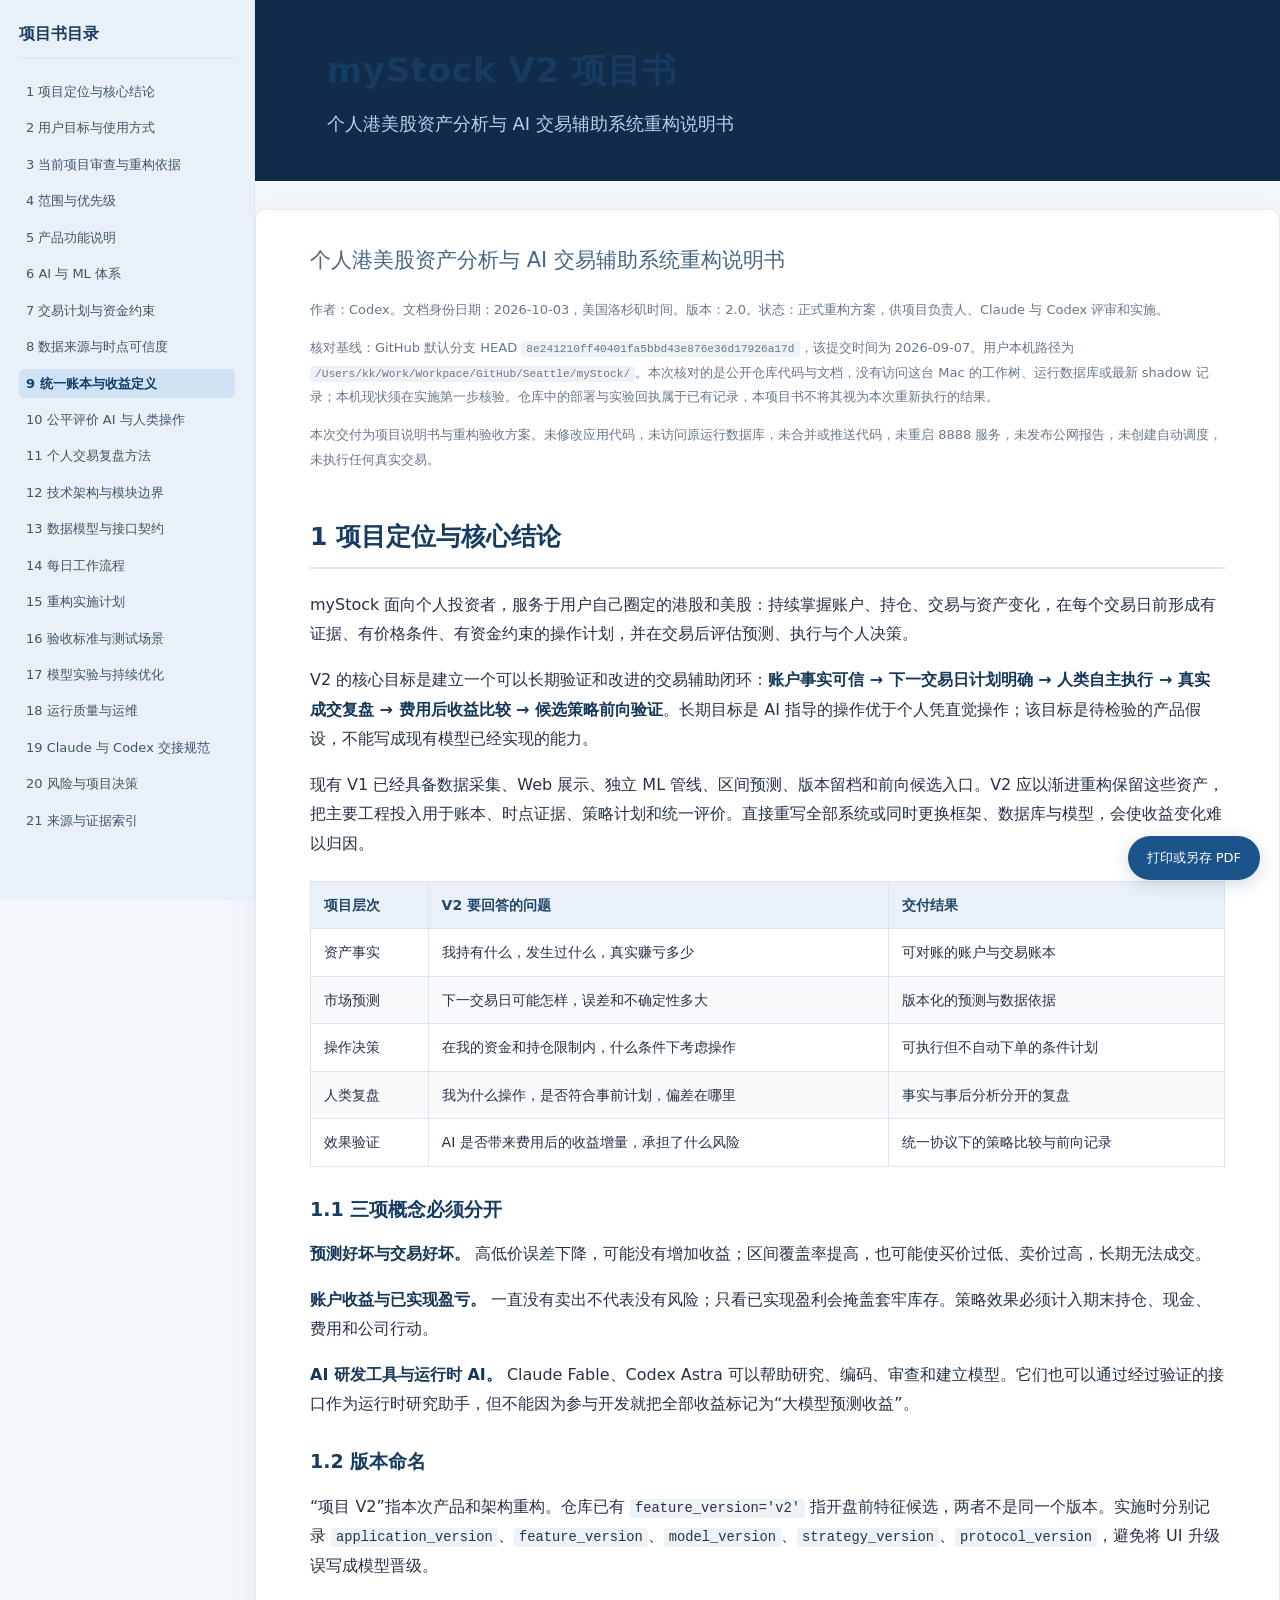
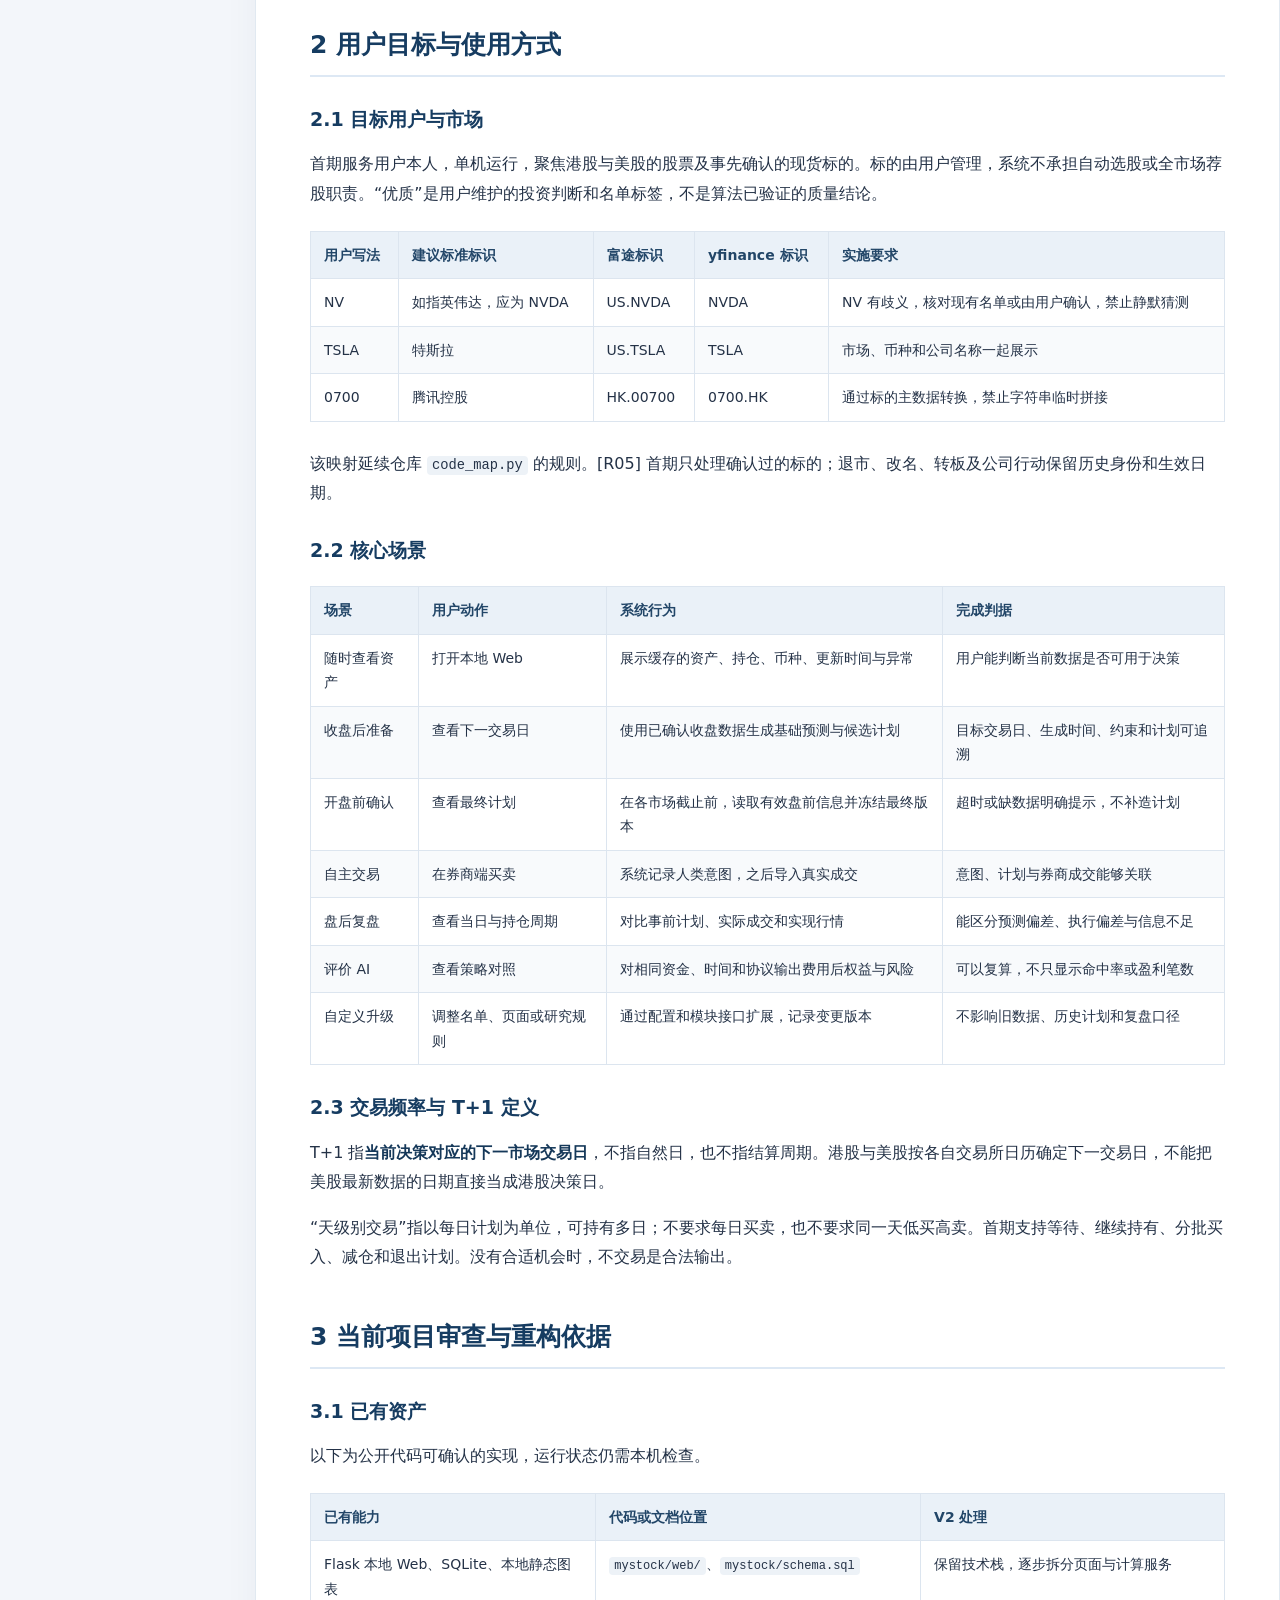
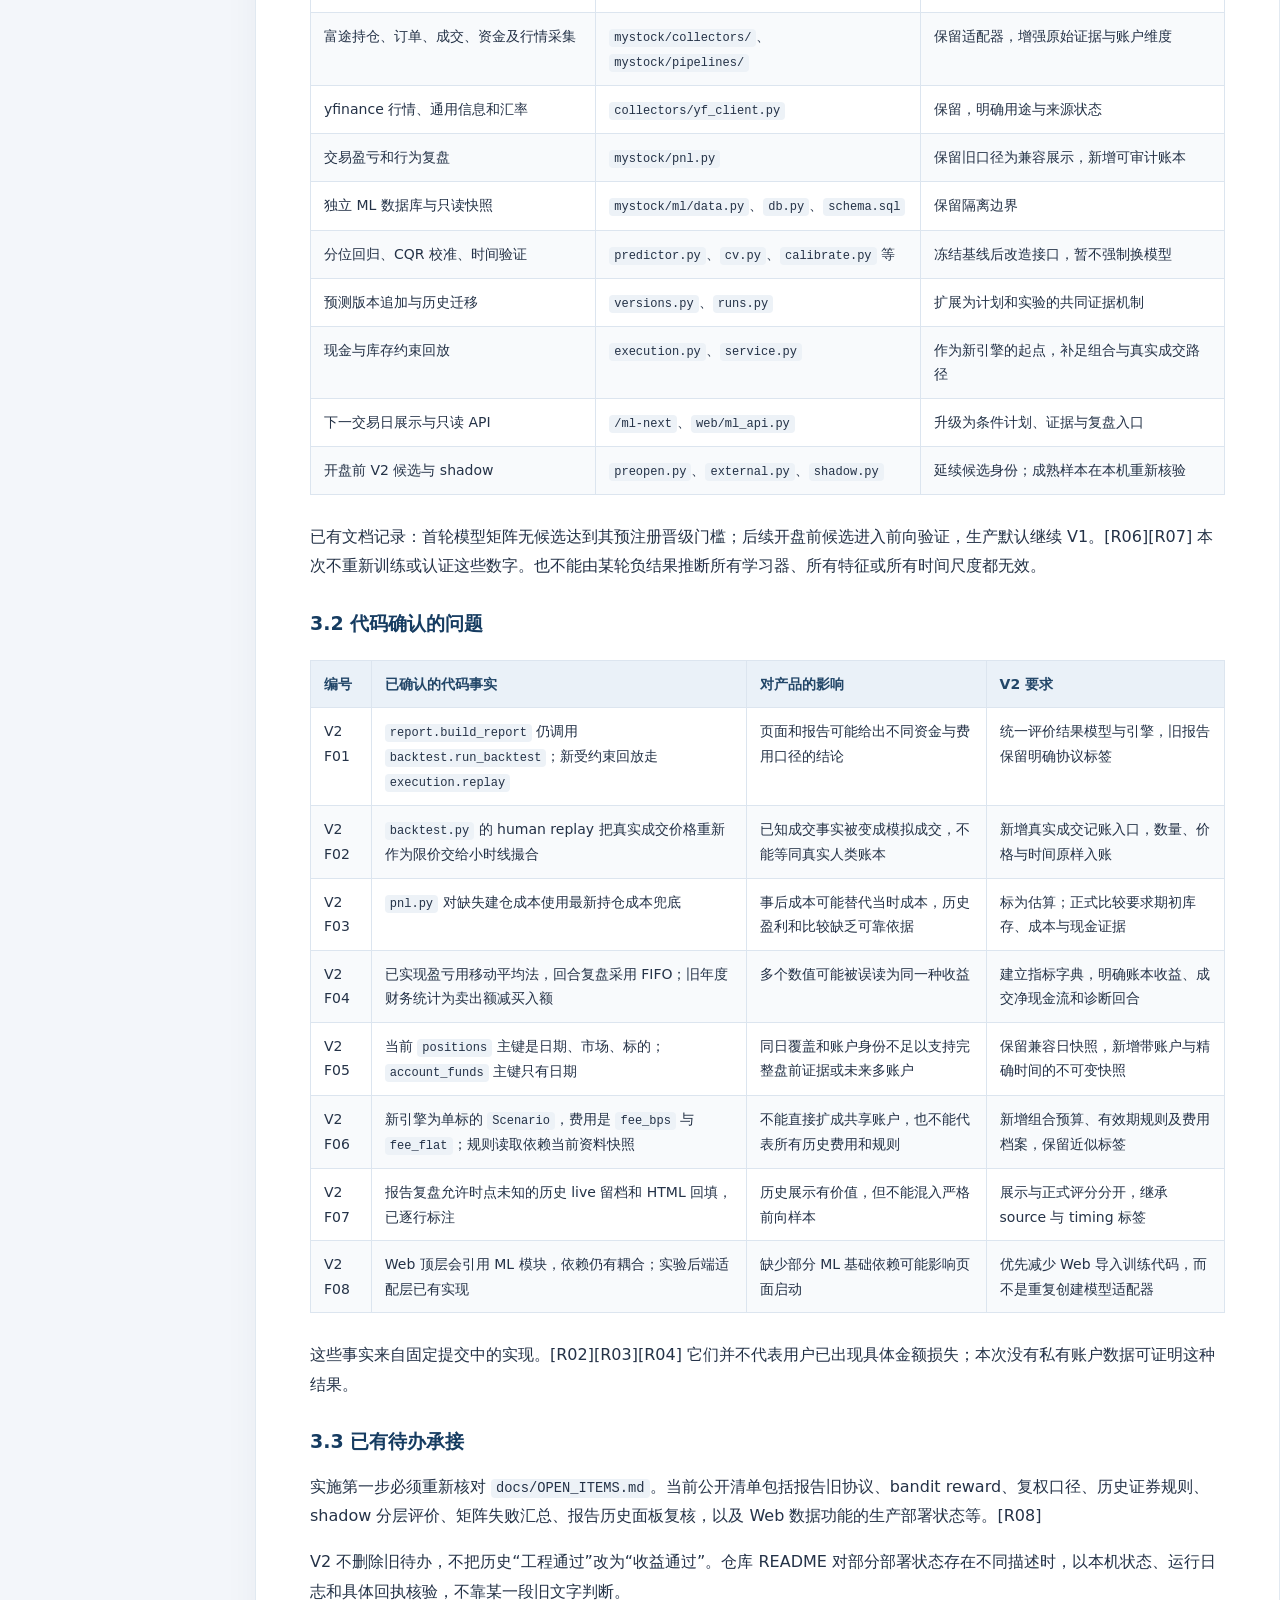
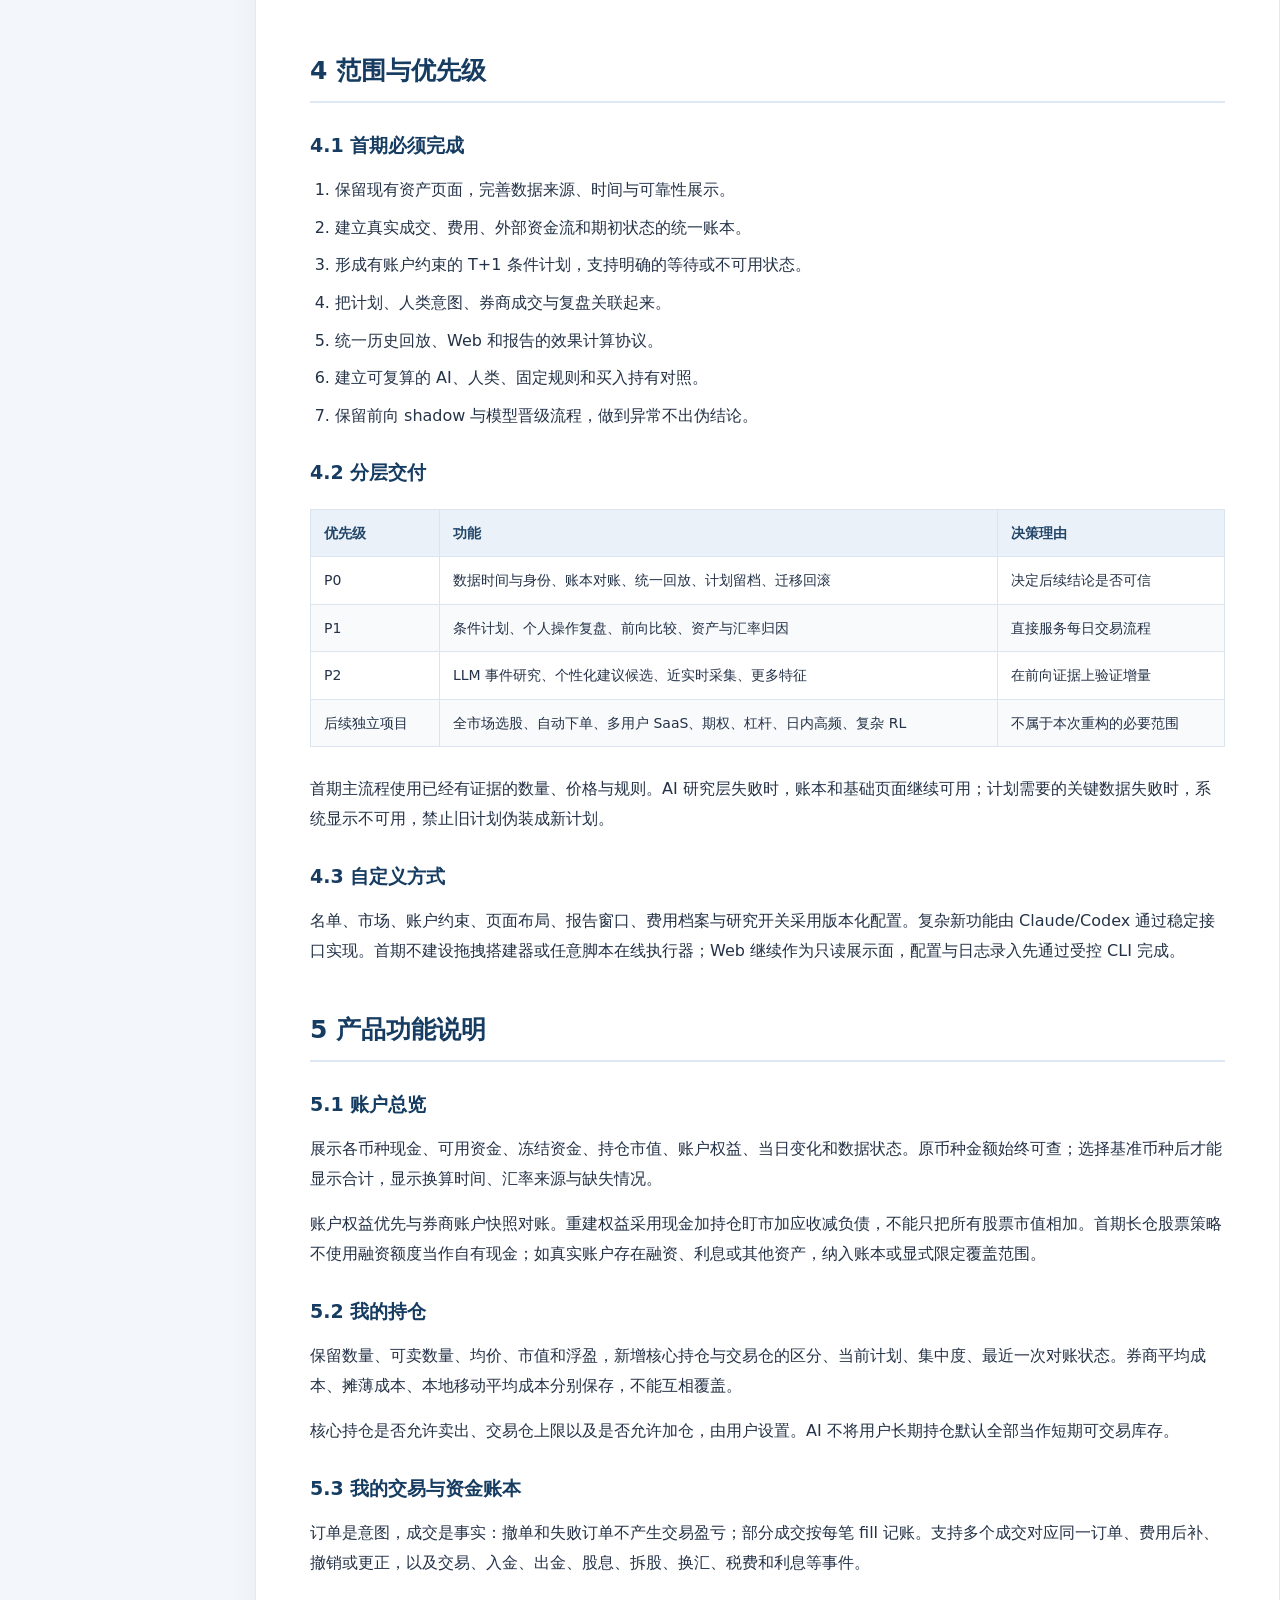
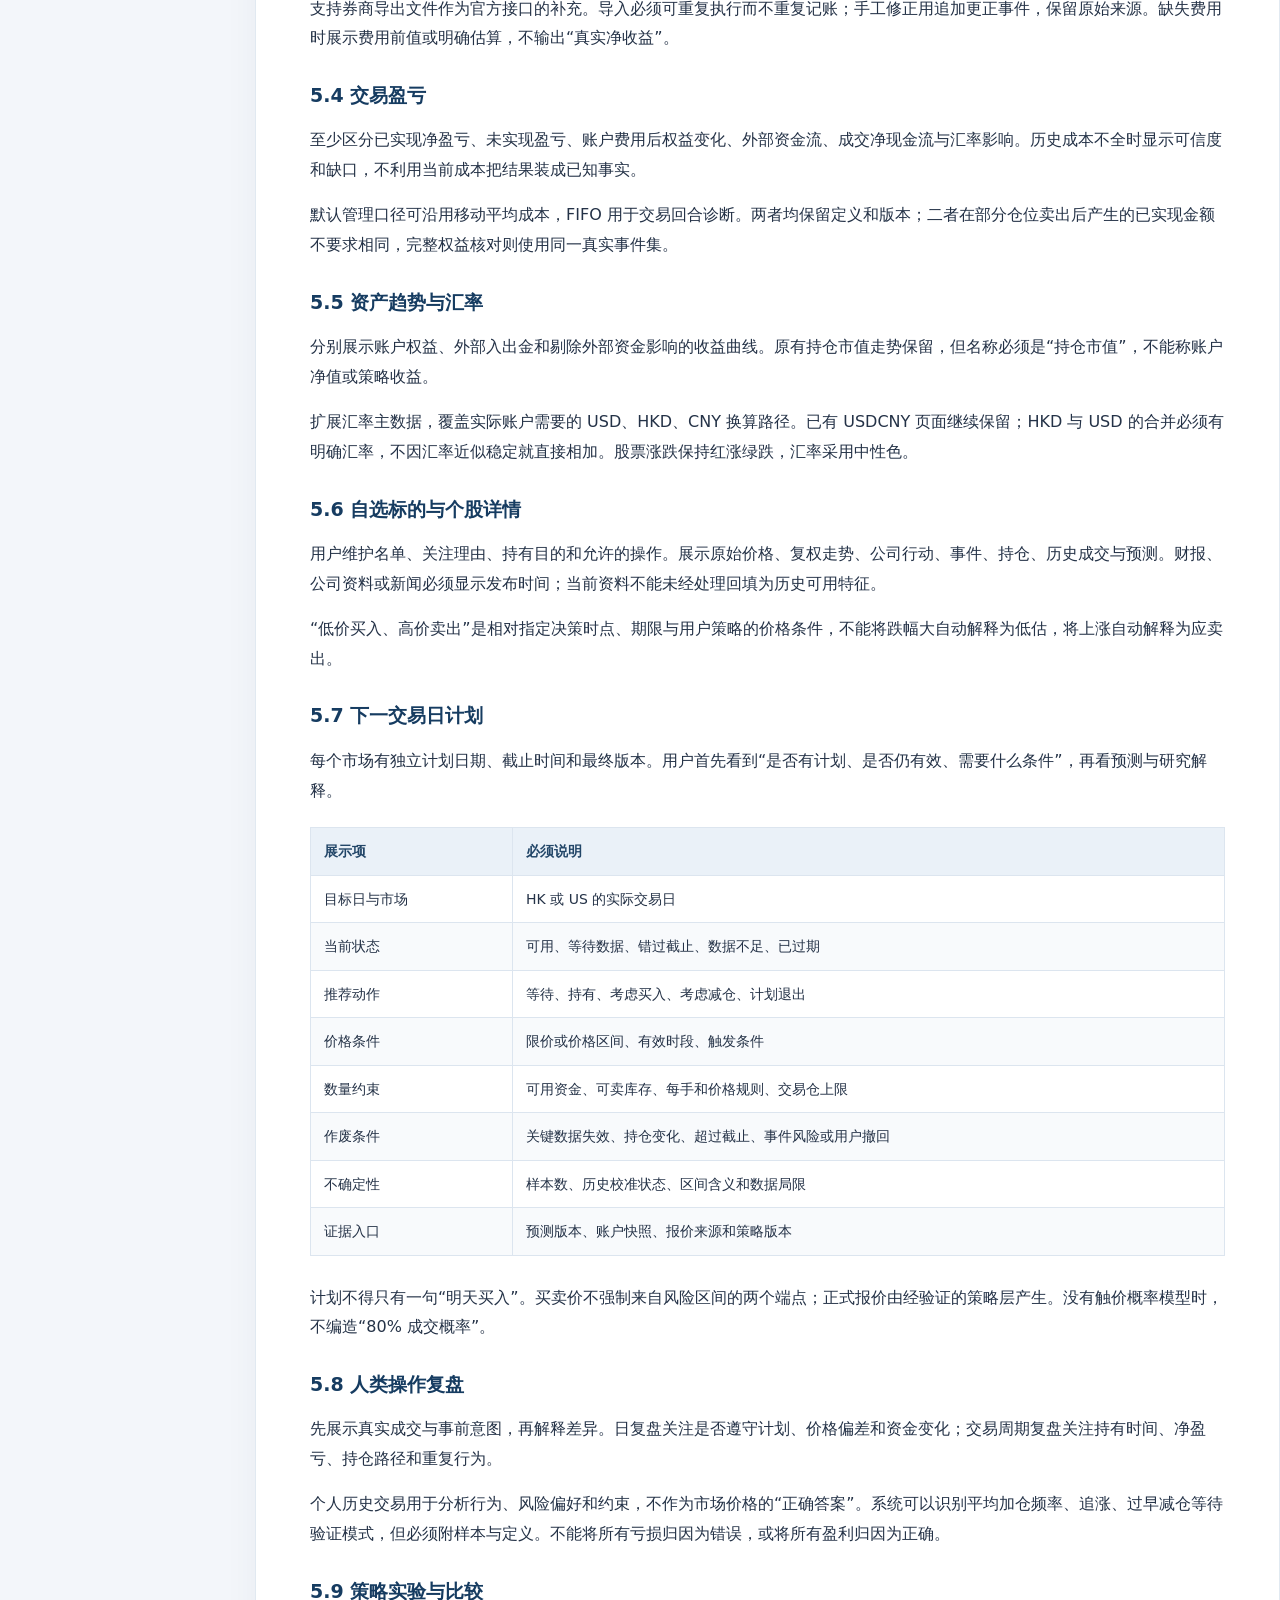
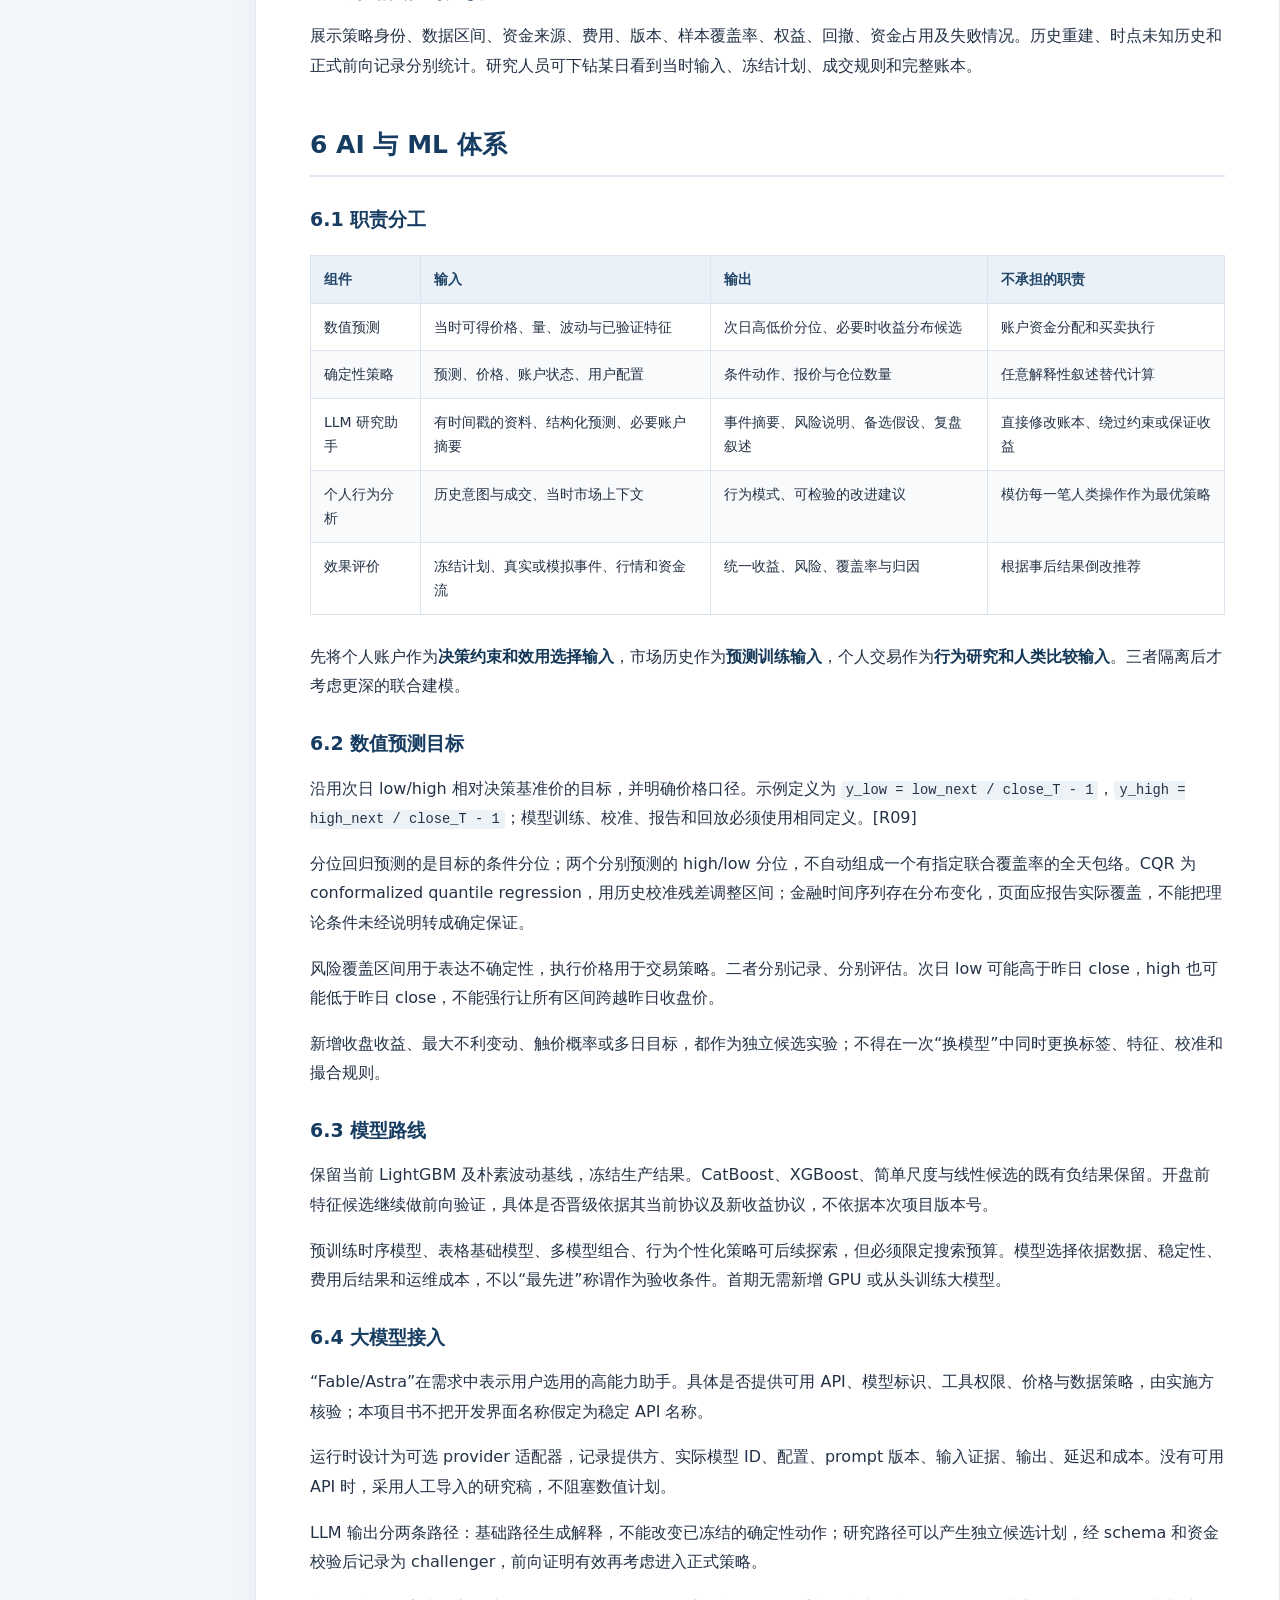
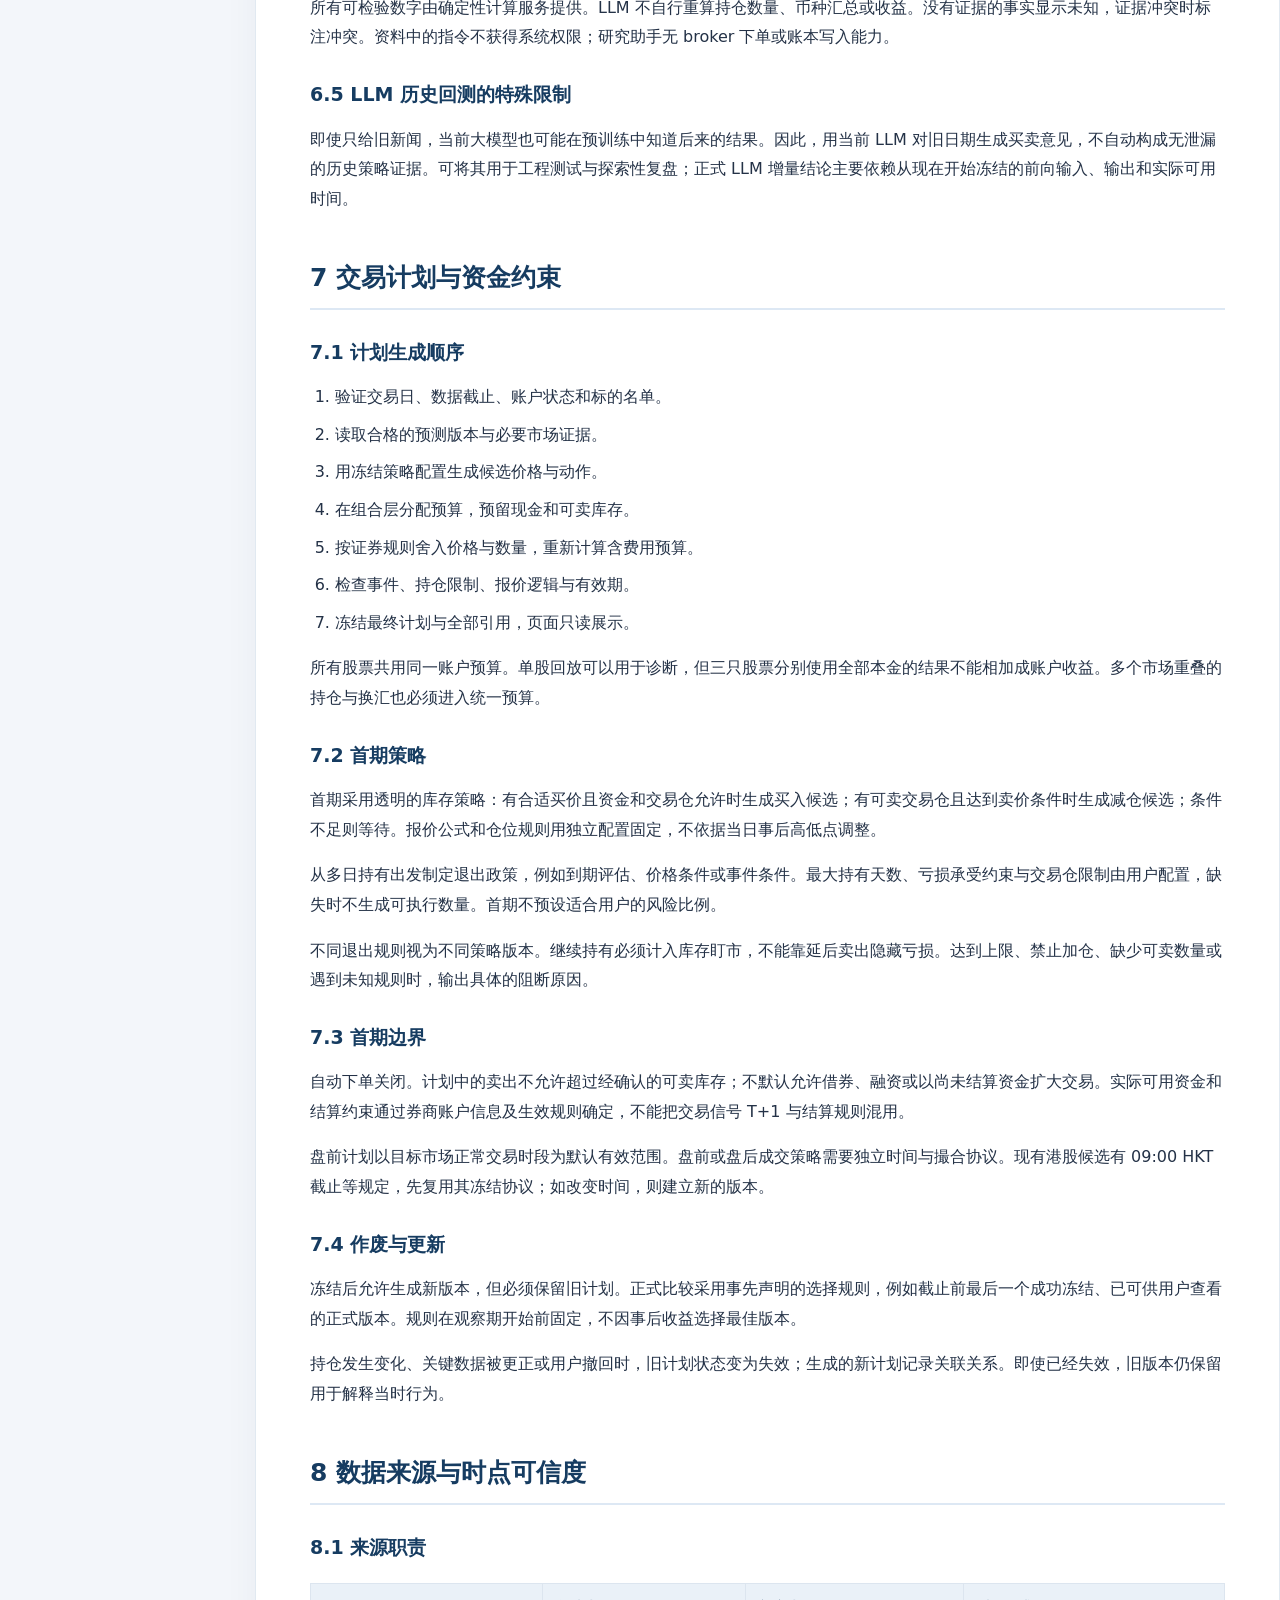
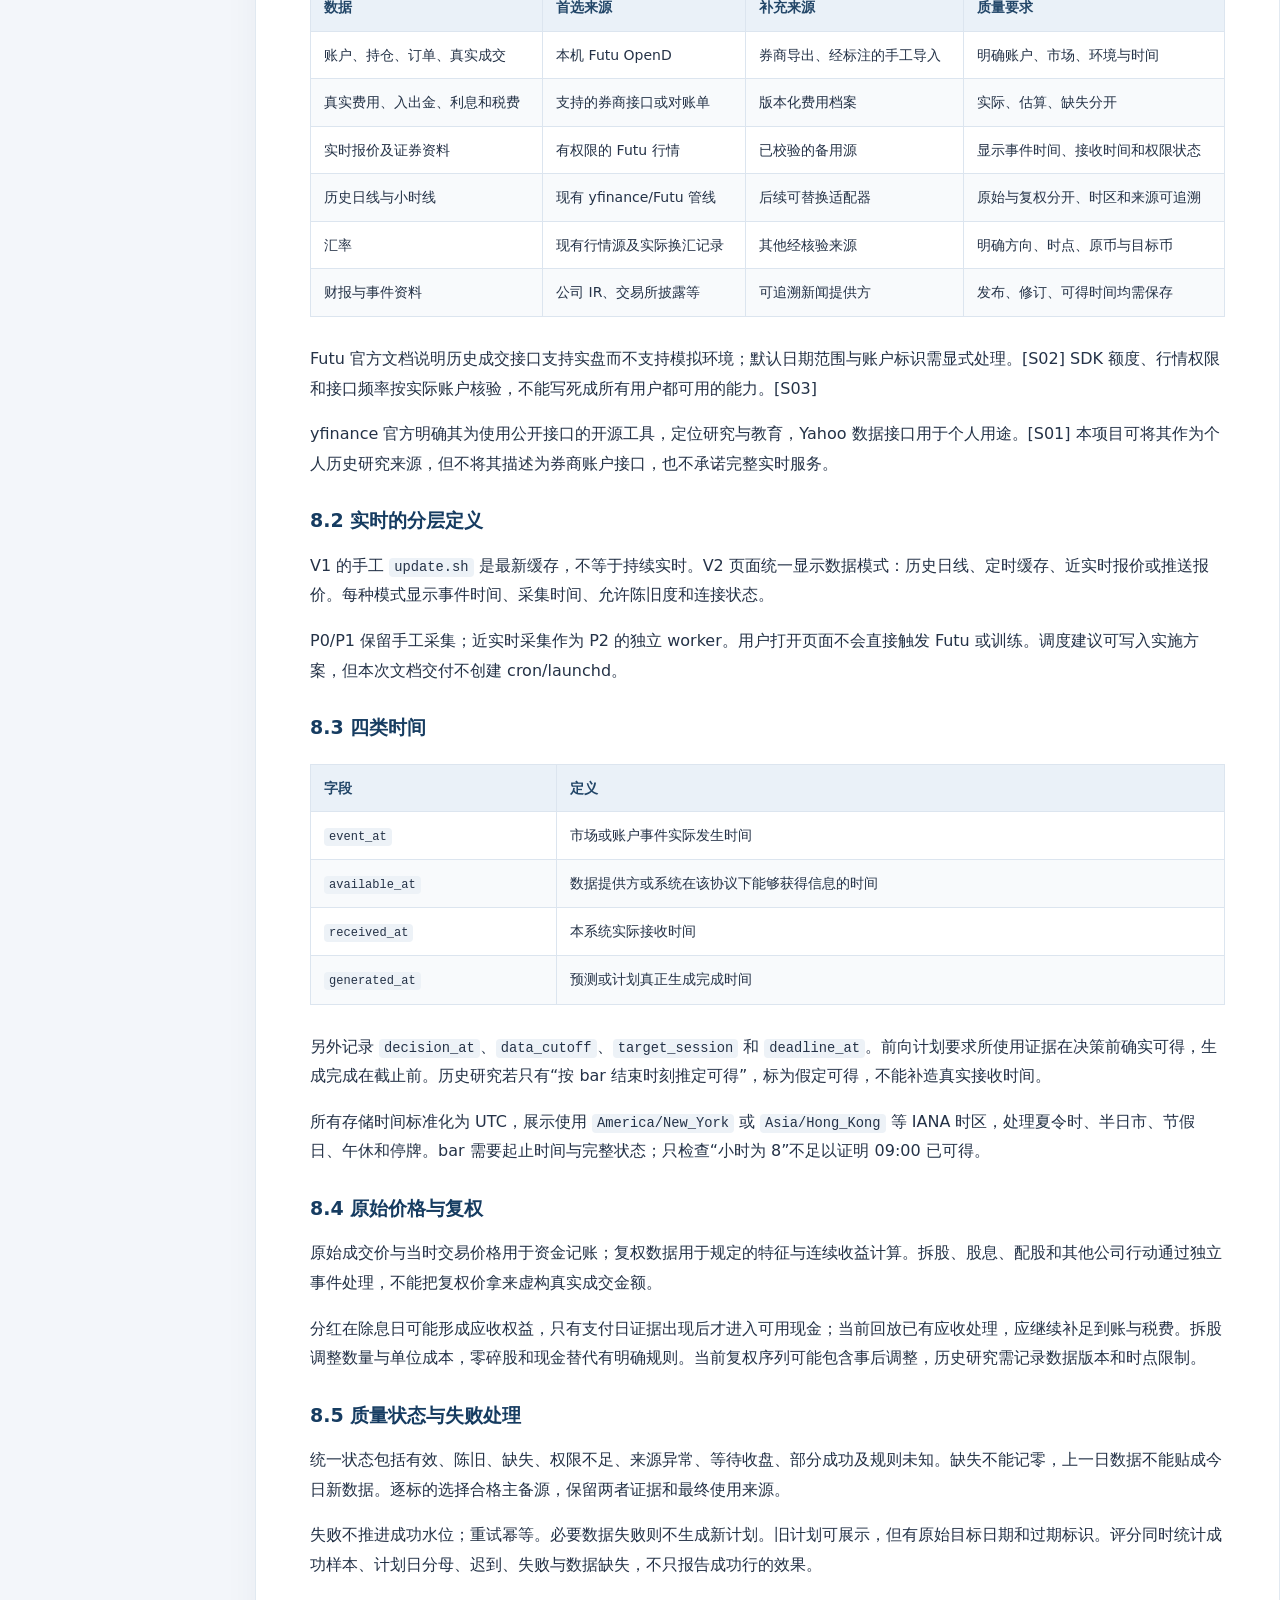
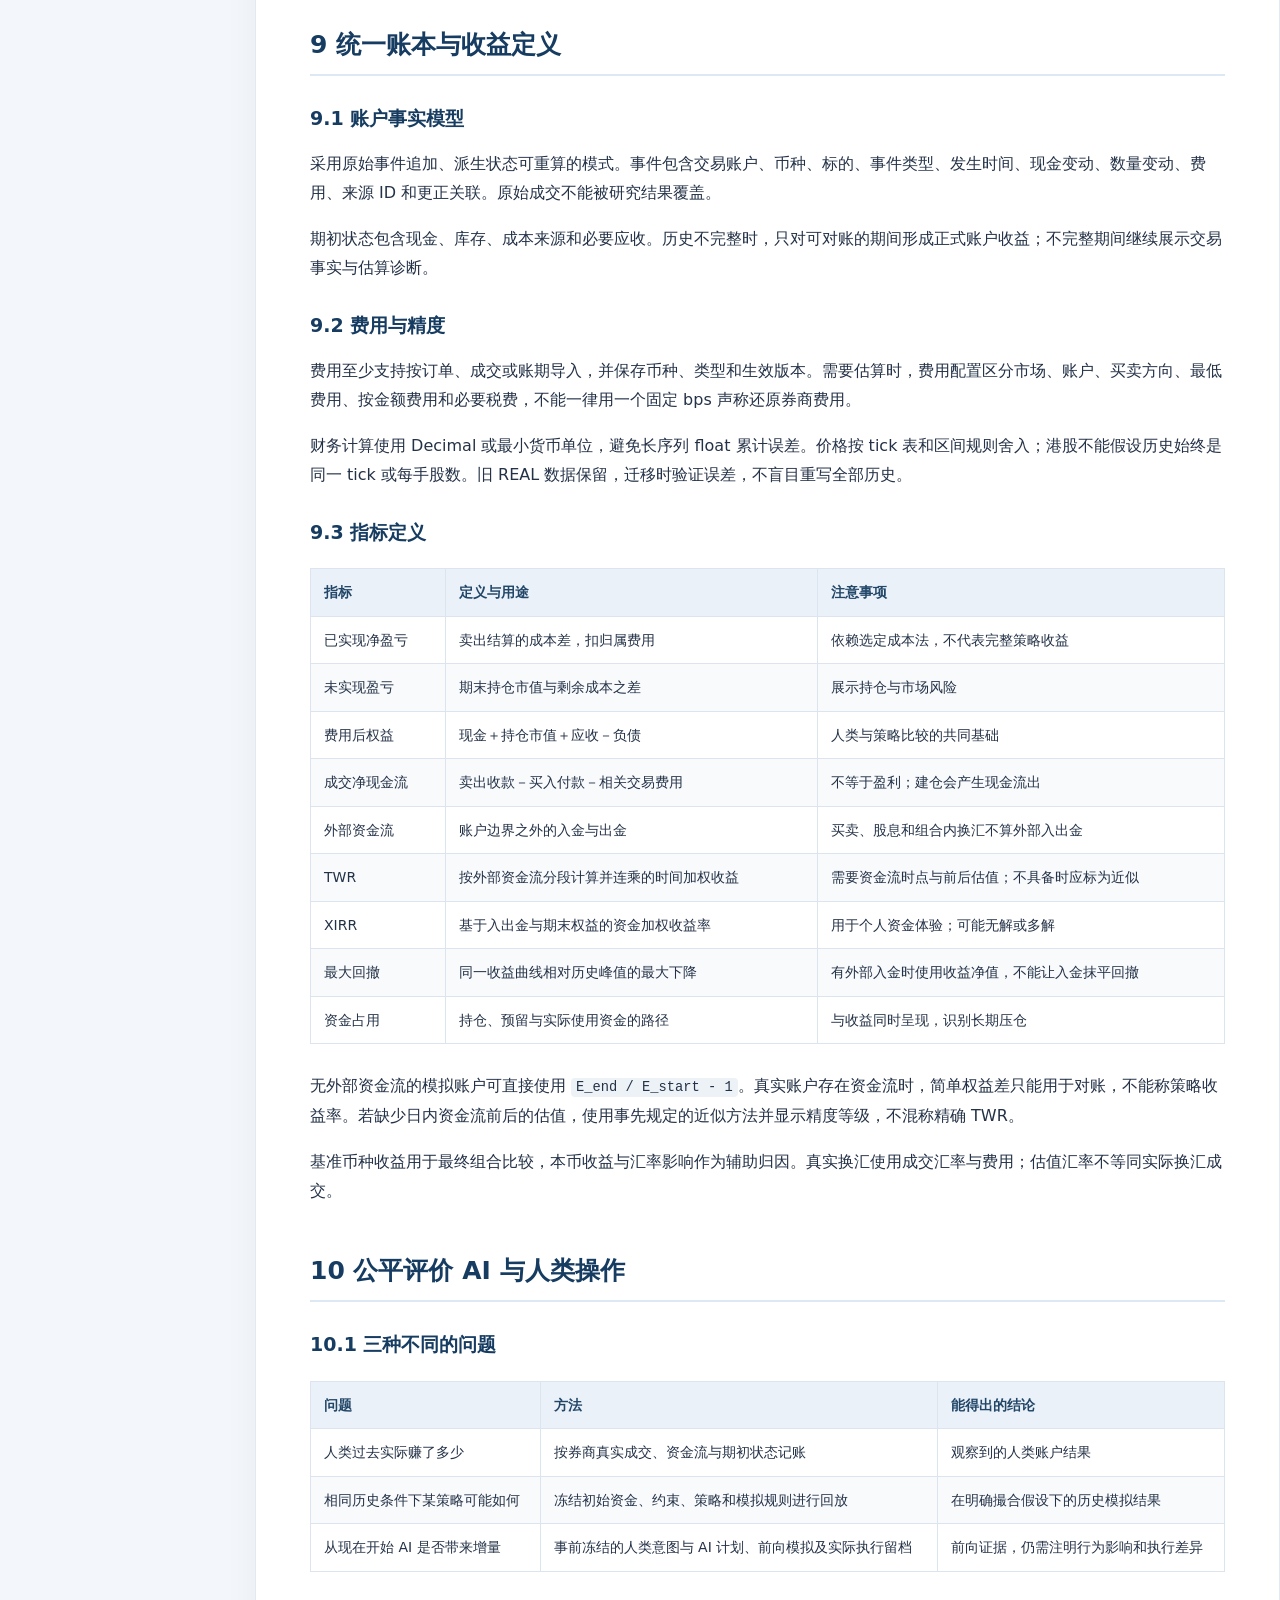
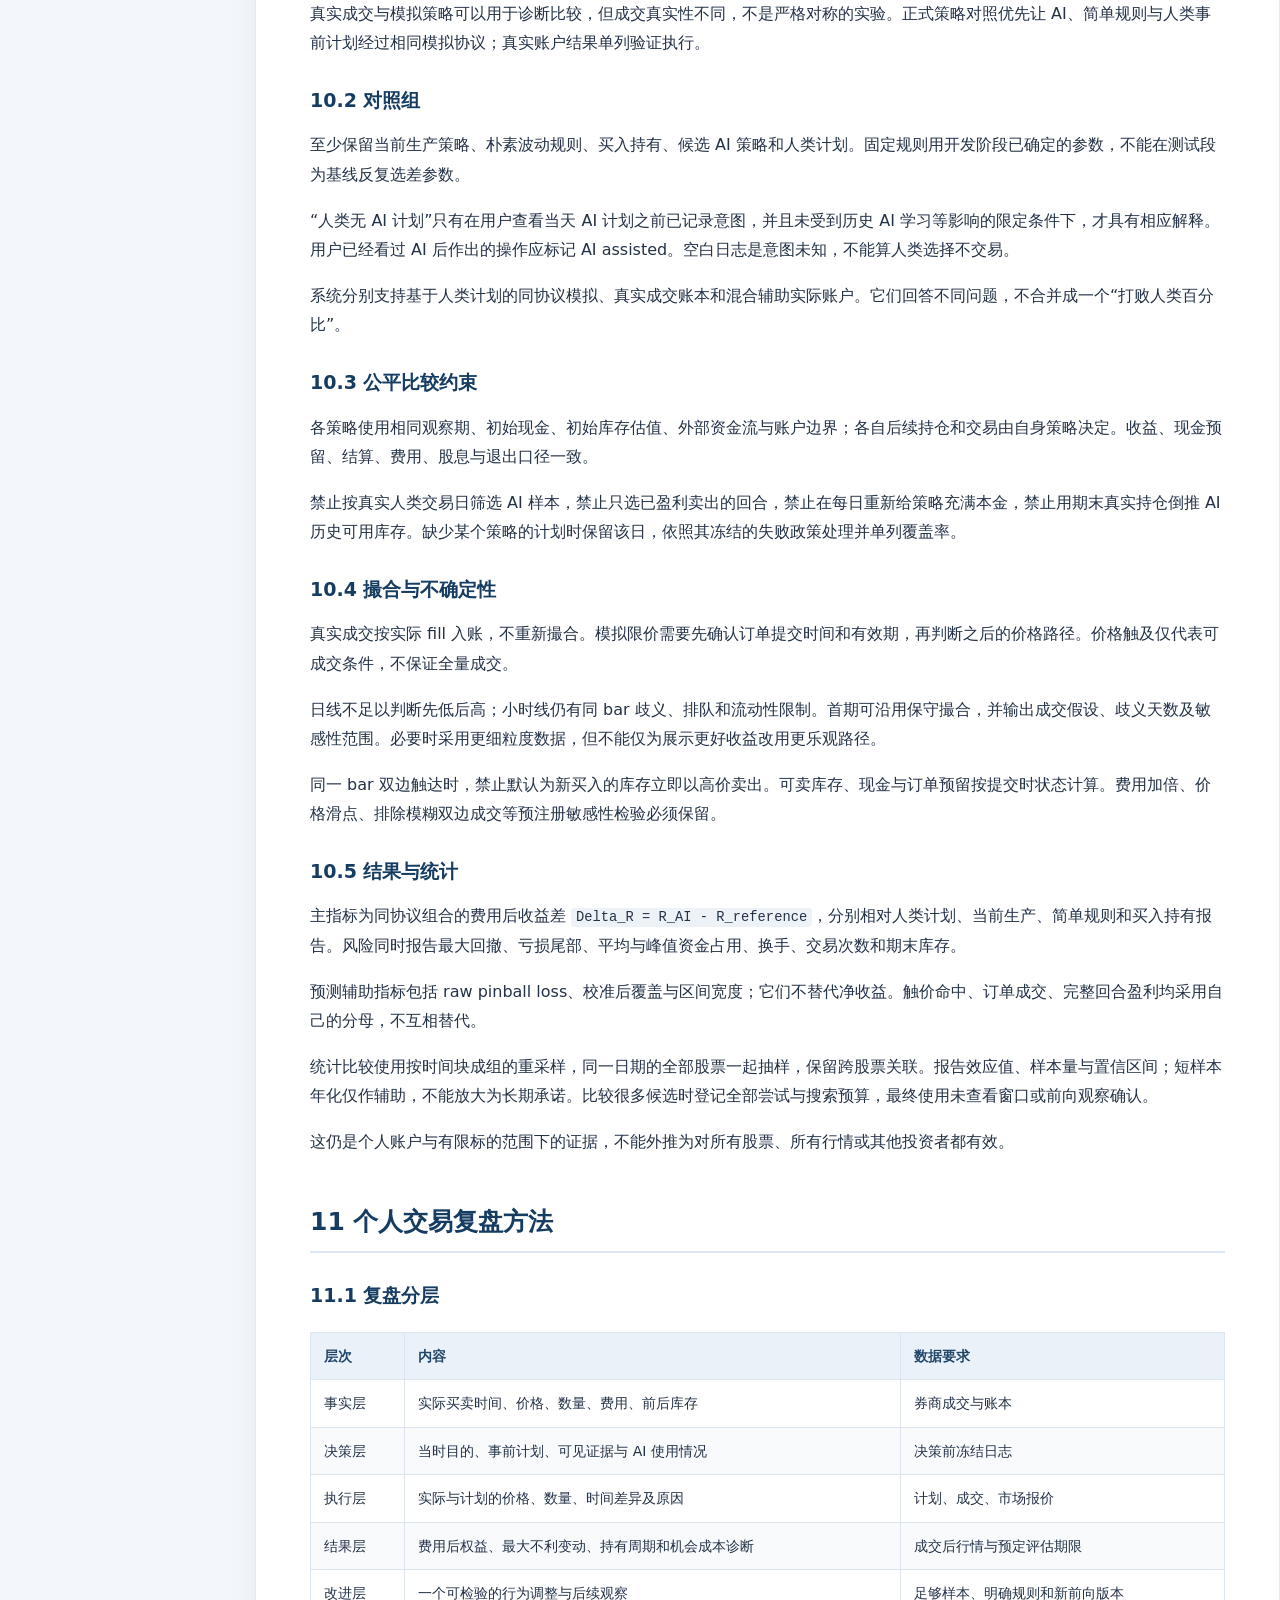
<file: docs/prd/mystock-project-v2_codex_20261003.html>
<!DOCTYPE html>
<html xmlns="http://www.w3.org/1999/xhtml" lang="zh-CN" xml:lang="zh-CN">
<head>
  <meta charset="utf-8" />
  <meta name="generator" content="pandoc" />
  <meta name="viewport" content="width=device-width, initial-scale=1.0, user-scalable=yes" />
  <title>myStock V2 项目书</title>

  <style>
  :root{--ink:#243247;--muted:#687789;--blue:#245d9d;--line:#dce5ef;--paper:#fff;--bg:#f3f6fa}
  *{box-sizing:border-box}html{scroll-behavior:smooth;scroll-padding-top:28px}body{margin:0;background:var(--bg);color:var(--ink);font:16px/1.85 'Microsoft YaHei','PingFang SC','Noto Sans CJK SC',system-ui,sans-serif;word-break:normal;overflow-wrap:anywhere}a{color:var(--blue);text-underline-offset:3px}p{margin:1em 0}strong{color:#153859}header#title-block-header{margin:0;padding:46px 7% 40px;background:#102c49;color:white;position:relative}header h1.title{font-size:34px;margin:0;letter-spacing:.02em;line-height:1.45}header p.subtitle{font-size:18px;color:#b8d3ed;margin:12px 0 0}header p.author,header p.date{display:none}#TOC{position:fixed;top:0;left:0;width:255px;height:100vh;overflow:auto;background:#eaf0f7;border-right:1px solid var(--line);padding:22px 19px;z-index:2;font-size:13px;line-height:1.65}#TOC h2{font-size:16px;margin:0 0 18px;color:#193b60}#TOC ul{list-style:none;margin:0;padding:0}#TOC li{margin:0 0 7px}#TOC a{display:block;text-decoration:none;padding:4px 7px;border-radius:5px;color:#41546a}#TOC a:hover{background:#dbe7f4;color:#144c88}#TOC a.active{background:#d1e2f5;color:#103e6c;font-weight:700}#TOC ul ul{padding-left:9px;font-size:12px;border-left:1px solid #cddaea;margin:6px 0 10px}body{padding-left:255px}main{max-width:1090px;background:var(--paper);padding:34px 54px 70px;margin:28px auto 48px;box-shadow:0 8px 35px #1535530c;border:1px solid #e1e9f1;border-radius:10px}main>h1:first-child{display:none}h1,h2,h3{line-height:1.5;color:#163c61}h2{font-size:25px;margin:46px 0 21px;padding-bottom:11px;border-bottom:2px solid #dde8f4;scroll-margin-top:25px}h3{font-size:19px;margin:28px 0 15px}table{width:100%;border-collapse:collapse;margin:22px 0 27px;font-size:14px;line-height:1.75;table-layout:auto}th,td{padding:11px 13px;border:1px solid var(--line);text-align:left;vertical-align:top;overflow-wrap:anywhere}th{background:#eaf1f8;color:#224668;font-weight:650}tbody tr:nth-child(even){background:#f8fafc}blockquote{margin:24px 0;padding:14px 22px;background:#edf4fb;border-left:4px solid #3d78b4;border-radius:0 7px 7px 0}blockquote p{margin:9px 0}code{font-size:.86em;background:#edf2f7;padding:2px 5px;border-radius:4px;font-family:ui-monospace,'SFMono-Regular',Consolas,monospace;overflow-wrap:anywhere}pre{padding:19px 22px;background:#12263c;color:#deebfa;border-radius:8px;font-size:13px;line-height:1.7;white-space:pre-wrap;overflow-wrap:anywhere}pre code{background:transparent;color:inherit;padding:0}ol,ul{padding-left:25px}li{margin:8px 0}button.print{position:fixed;right:20px;bottom:20px;background:#1a548b;color:#fff;border:0;box-shadow:0 4px 18px #153a5a30;padding:10px 19px;border-radius:24px;font:inherit;font-size:13px;cursor:pointer;z-index:3}.doc-status{background:#eef5fc;border:1px solid #d5e5f5;border-radius:7px;padding:17px 22px;margin-bottom:26px;font-size:14px}.doc-status strong{color:#214e7b}main>p:nth-of-type(1){font-size:21px;color:#466783;line-height:1.6;margin-top:0}main>p:nth-of-type(2),main>p:nth-of-type(3),main>p:nth-of-type(4){font-size:13px;color:var(--muted);line-height:1.9}footer{font-size:12px;color:#7a8898;text-align:center;padding:0 20px 35px}div.sourceCode{background:transparent}span.kw,span.st,span.dv,span.ot,span.dt{color:inherit!important}
  @media(min-width:1550px){main{padding-left:70px;padding-right:70px}}
  @media(max-width:1100px){#TOC{width:210px;padding:18px 12px}body{padding-left:210px}main{margin:18px;padding:28px 30px}header#title-block-header{padding:34px 36px}th,td{padding:8px 9px}table{font-size:13px}}
  @media(max-width:780px){body{padding-left:0}#TOC{position:relative;width:100%;height:auto;max-height:310px;border-right:0;border-bottom:1px solid var(--line);padding:18px 24px}#TOC ul ul{display:none}header#title-block-header{padding:32px 24px}header h1.title{font-size:27px}main{margin:12px 8px 35px;padding:25px 18px;box-shadow:none}h2{font-size:22px}h3{font-size:18px}body{font-size:15px}table{font-size:12px;line-height:1.65}th,td{padding:7px 7px}code{font-size:.85em}button.print{right:14px;bottom:14px}}
  @media print{body{padding:0;background:white;font-size:10.5pt;color:#111}#TOC,button.print,footer{display:none}header#title-block-header{padding:18mm 12mm;background:#102c49;print-color-adjust:exact;-webkit-print-color-adjust:exact}header h1.title{font-size:25pt}main{margin:0;padding:10mm 12mm;max-width:none;box-shadow:none;border:0;border-radius:0}h2{font-size:16pt;break-after:avoid}h3{font-size:12pt;break-after:avoid}table{font-size:9pt}tr{break-inside:avoid}thead{display:table-header-group}pre,blockquote{break-inside:avoid}a{color:#194572;text-decoration:none}th{print-color-adjust:exact} @page{size:A4;margin:12mm}}
  </style>
  <meta name="description" content="myStock V2 正式项目书：港美股个人资产账本、AI 条件交易计划、操作复盘、收益验证与渐进重构验收。">
</head>
<body>
<header id="title-block-header">
<h1 class="title">myStock V2 项目书</h1>
<p class="subtitle">个人港美股资产分析与 AI 交易辅助系统重构说明书</p>
</header>
<nav id="TOC" role="doc-toc"><h2>项目书目录</h2><ul><li><a href="#1-项目定位与核心结论">1 项目定位与核心结论</a></li><li><a href="#2-用户目标与使用方式">2 用户目标与使用方式</a></li><li><a href="#3-当前项目审查与重构依据">3 当前项目审查与重构依据</a></li><li><a href="#4-范围与优先级">4 范围与优先级</a></li><li><a href="#5-产品功能说明">5 产品功能说明</a></li><li><a href="#6-ai-与-ml-体系">6 AI 与 ML 体系</a></li><li><a href="#7-交易计划与资金约束">7 交易计划与资金约束</a></li><li><a href="#8-数据来源与时点可信度">8 数据来源与时点可信度</a></li><li><a href="#9-统一账本与收益定义">9 统一账本与收益定义</a></li><li><a href="#10-公平评价-ai-与人类操作">10 公平评价 AI 与人类操作</a></li><li><a href="#11-个人交易复盘方法">11 个人交易复盘方法</a></li><li><a href="#12-技术架构与模块边界">12 技术架构与模块边界</a></li><li><a href="#13-数据模型与接口契约">13 数据模型与接口契约</a></li><li><a href="#14-每日工作流程">14 每日工作流程</a></li><li><a href="#15-重构实施计划">15 重构实施计划</a></li><li><a href="#16-验收标准与测试场景">16 验收标准与测试场景</a></li><li><a href="#17-模型实验与持续优化">17 模型实验与持续优化</a></li><li><a href="#18-运行质量与运维">18 运行质量与运维</a></li><li><a href="#19-claude-与-codex-交接规范">19 Claude 与 Codex 交接规范</a></li><li><a href="#20-风险与项目决策">20 风险与项目决策</a></li><li><a href="#21-来源与证据索引">21 来源与证据索引</a></li></ul></nav>
<main>
<h1 id="mystock-v2-项目书">myStock V2 项目书</h1>
<p>个人港美股资产分析与 AI 交易辅助系统重构说明书</p>
<p>作者：Codex。文档身份日期：2026-10-03，美国洛杉矶时间。版本：2.0。状态：正式重构方案，供项目负责人、Claude
与 Codex 评审和实施。</p>
<p>核对基线：GitHub 默认分支 HEAD
<code>8e241210ff40401fa5bbd43e876e36d17926a17d</code>，该提交时间为
2026-09-07。用户本机路径为
<code>/Users/kk/Work/Workpace/GitHub/Seattle/myStock/</code>。本次核对的是公开仓库代码与文档，没有访问这台
Mac 的工作树、运行数据库或最新 shadow
记录；本机现状须在实施第一步核验。仓库中的部署与实验回执属于已有记录，本项目书不将其视为本次重新执行的结果。</p>
<p>本次交付为项目说明书与重构验收方案。未修改应用代码，未访问原运行数据库，未合并或推送代码，未重启
8888 服务，未发布公网报告，未创建自动调度，未执行任何真实交易。</p>
<h2 id="1-项目定位与核心结论">1 项目定位与核心结论</h2>
<p>myStock
面向个人投资者，服务于用户自己圈定的港股和美股：持续掌握账户、持仓、交易与资产变化，在每个交易日前形成有证据、有价格条件、有资金约束的操作计划，并在交易后评估预测、执行与个人决策。</p>
<p>V2
的核心目标是建立一个可以长期验证和改进的交易辅助闭环：<strong>账户事实可信
→ 下一交易日计划明确 → 人类自主执行 → 真实成交复盘 → 费用后收益比较 →
候选策略前向验证</strong>。长期目标是 AI
指导的操作优于个人凭直觉操作；该目标是待检验的产品假设，不能写成现有模型已经实现的能力。</p>
<p>现有 V1 已经具备数据采集、Web 展示、独立 ML
管线、区间预测、版本留档和前向候选入口。V2
应以渐进重构保留这些资产，把主要工程投入用于账本、时点证据、策略计划和统一评价。直接重写全部系统或同时更换框架、数据库与模型，会使收益变化难以归因。</p>
<table>
<thead>
<tr class="header">
<th>项目层次</th>
<th>V2 要回答的问题</th>
<th>交付结果</th>
</tr>
</thead>
<tbody>
<tr class="odd">
<td>资产事实</td>
<td>我持有什么，发生过什么，真实赚亏多少</td>
<td>可对账的账户与交易账本</td>
</tr>
<tr class="even">
<td>市场预测</td>
<td>下一交易日可能怎样，误差和不确定性多大</td>
<td>版本化的预测与数据依据</td>
</tr>
<tr class="odd">
<td>操作决策</td>
<td>在我的资金和持仓限制内，什么条件下考虑操作</td>
<td>可执行但不自动下单的条件计划</td>
</tr>
<tr class="even">
<td>人类复盘</td>
<td>我为什么操作，是否符合事前计划，偏差在哪里</td>
<td>事实与事后分析分开的复盘</td>
</tr>
<tr class="odd">
<td>效果验证</td>
<td>AI 是否带来费用后的收益增量，承担了什么风险</td>
<td>统一协议下的策略比较与前向记录</td>
</tr>
</tbody>
</table>
<h3 id="11-三项概念必须分开">1.1 三项概念必须分开</h3>
<p><strong>预测好坏与交易好坏。</strong>
高低价误差下降，可能没有增加收益；区间覆盖率提高，也可能使买价过低、卖价过高，长期无法成交。</p>
<p><strong>账户收益与已实现盈亏。</strong>
一直没有卖出不代表没有风险；只看已实现盈利会掩盖套牢库存。策略效果必须计入期末持仓、现金、费用和公司行动。</p>
<p><strong>AI 研发工具与运行时 AI。</strong> Claude Fable、Codex Astra
可以帮助研究、编码、审查和建立模型。它们也可以通过经过验证的接口作为运行时研究助手，但不能因为参与开发就把全部收益标记为“大模型预测收益”。</p>
<h3 id="12-版本命名">1.2 版本命名</h3>
<p>“项目 V2”指本次产品和架构重构。仓库已有
<code>feature_version='v2'</code>
指开盘前特征候选，两者不是同一个版本。实施时分别记录
<code>application_version</code>、<code>feature_version</code>、<code>model_version</code>、<code>strategy_version</code>、<code>protocol_version</code>，避免将
UI 升级误写成模型晋级。</p>
<h2 id="2-用户目标与使用方式">2 用户目标与使用方式</h2>
<h3 id="21-目标用户与市场">2.1 目标用户与市场</h3>
<p>首期服务用户本人，单机运行，聚焦港股与美股的股票及事先确认的现货标的。标的由用户管理，系统不承担自动选股或全市场荐股职责。“优质”是用户维护的投资判断和名单标签，不是算法已验证的质量结论。</p>
<table>
<thead>
<tr class="header">
<th>用户写法</th>
<th>建议标准标识</th>
<th>富途标识</th>
<th>yfinance 标识</th>
<th>实施要求</th>
</tr>
</thead>
<tbody>
<tr class="odd">
<td>NV</td>
<td>如指英伟达，应为 NVDA</td>
<td>US.NVDA</td>
<td>NVDA</td>
<td>NV 有歧义，核对现有名单或由用户确认，禁止静默猜测</td>
</tr>
<tr class="even">
<td>TSLA</td>
<td>特斯拉</td>
<td>US.TSLA</td>
<td>TSLA</td>
<td>市场、币种和公司名称一起展示</td>
</tr>
<tr class="odd">
<td>0700</td>
<td>腾讯控股</td>
<td>HK.00700</td>
<td>0700.HK</td>
<td>通过标的主数据转换，禁止字符串临时拼接</td>
</tr>
</tbody>
</table>
<p>该映射延续仓库 <code>code_map.py</code> 的规则。[R05]
首期只处理确认过的标的；退市、改名、转板及公司行动保留历史身份和生效日期。</p>
<h3 id="22-核心场景">2.2 核心场景</h3>
<table>
<thead>
<tr class="header">
<th>场景</th>
<th>用户动作</th>
<th>系统行为</th>
<th>完成判据</th>
</tr>
</thead>
<tbody>
<tr class="odd">
<td>随时查看资产</td>
<td>打开本地 Web</td>
<td>展示缓存的资产、持仓、币种、更新时间与异常</td>
<td>用户能判断当前数据是否可用于决策</td>
</tr>
<tr class="even">
<td>收盘后准备</td>
<td>查看下一交易日</td>
<td>使用已确认收盘数据生成基础预测与候选计划</td>
<td>目标交易日、生成时间、约束和计划可追溯</td>
</tr>
<tr class="odd">
<td>开盘前确认</td>
<td>查看最终计划</td>
<td>在各市场截止前，读取有效盘前信息并冻结最终版本</td>
<td>超时或缺数据明确提示，不补造计划</td>
</tr>
<tr class="even">
<td>自主交易</td>
<td>在券商端买卖</td>
<td>系统记录人类意图，之后导入真实成交</td>
<td>意图、计划与券商成交能够关联</td>
</tr>
<tr class="odd">
<td>盘后复盘</td>
<td>查看当日与持仓周期</td>
<td>对比事前计划、实际成交和实现行情</td>
<td>能区分预测偏差、执行偏差与信息不足</td>
</tr>
<tr class="even">
<td>评价 AI</td>
<td>查看策略对照</td>
<td>对相同资金、时间和协议输出费用后权益与风险</td>
<td>可以复算，不只显示命中率或盈利笔数</td>
</tr>
<tr class="odd">
<td>自定义升级</td>
<td>调整名单、页面或研究规则</td>
<td>通过配置和模块接口扩展，记录变更版本</td>
<td>不影响旧数据、历史计划和复盘口径</td>
</tr>
</tbody>
</table>
<h3 id="23-交易频率与-t1-定义">2.3 交易频率与 T+1 定义</h3>
<p>T+1
指<strong>当前决策对应的下一市场交易日</strong>，不指自然日，也不指结算周期。港股与美股按各自交易所日历确定下一交易日，不能把美股最新数据的日期直接当成港股决策日。</p>
<p>“天级别交易”指以每日计划为单位，可持有多日；不要求每日买卖，也不要求同一天低买高卖。首期支持等待、继续持有、分批买入、减仓和退出计划。没有合适机会时，不交易是合法输出。</p>
<h2 id="3-当前项目审查与重构依据">3 当前项目审查与重构依据</h2>
<h3 id="31-已有资产">3.1 已有资产</h3>
<p>以下为公开代码可确认的实现，运行状态仍需本机检查。</p>
<table>
<thead>
<tr class="header">
<th>已有能力</th>
<th>代码或文档位置</th>
<th>V2 处理</th>
</tr>
</thead>
<tbody>
<tr class="odd">
<td>Flask 本地 Web、SQLite、本地静态图表</td>
<td><code>mystock/web/</code>、<code>mystock/schema.sql</code></td>
<td>保留技术栈，逐步拆分页面与计算服务</td>
</tr>
<tr class="even">
<td>富途持仓、订单、成交、资金及行情采集</td>
<td><code>mystock/collectors/</code>、<code>mystock/pipelines/</code></td>
<td>保留适配器，增强原始证据与账户维度</td>
</tr>
<tr class="odd">
<td>yfinance 行情、通用信息和汇率</td>
<td><code>collectors/yf_client.py</code></td>
<td>保留，明确用途与来源状态</td>
</tr>
<tr class="even">
<td>交易盈亏和行为复盘</td>
<td><code>mystock/pnl.py</code></td>
<td>保留旧口径为兼容展示，新增可审计账本</td>
</tr>
<tr class="odd">
<td>独立 ML 数据库与只读快照</td>
<td><code>mystock/ml/data.py</code>、<code>db.py</code>、<code>schema.sql</code></td>
<td>保留隔离边界</td>
</tr>
<tr class="even">
<td>分位回归、CQR 校准、时间验证</td>
<td><code>predictor.py</code>、<code>cv.py</code>、<code>calibrate.py</code>
等</td>
<td>冻结基线后改造接口，暂不强制换模型</td>
</tr>
<tr class="odd">
<td>预测版本追加与历史迁移</td>
<td><code>versions.py</code>、<code>runs.py</code></td>
<td>扩展为计划和实验的共同证据机制</td>
</tr>
<tr class="even">
<td>现金与库存约束回放</td>
<td><code>execution.py</code>、<code>service.py</code></td>
<td>作为新引擎的起点，补足组合与真实成交路径</td>
</tr>
<tr class="odd">
<td>下一交易日展示与只读 API</td>
<td><code>/ml-next</code>、<code>web/ml_api.py</code></td>
<td>升级为条件计划、证据与复盘入口</td>
</tr>
<tr class="even">
<td>开盘前 V2 候选与 shadow</td>
<td><code>preopen.py</code>、<code>external.py</code>、<code>shadow.py</code></td>
<td>延续候选身份；成熟样本在本机重新核验</td>
</tr>
</tbody>
</table>
<p>已有文档记录：首轮模型矩阵无候选达到其预注册晋级门槛；后续开盘前候选进入前向验证，生产默认继续
V1。[R06][R07]
本次不重新训练或认证这些数字。也不能由某轮负结果推断所有学习器、所有特征或所有时间尺度都无效。</p>
<h3 id="32-代码确认的问题">3.2 代码确认的问题</h3>
<table>
<thead>
<tr class="header">
<th>编号</th>
<th>已确认的代码事实</th>
<th>对产品的影响</th>
<th>V2 要求</th>
</tr>
</thead>
<tbody>
<tr class="odd">
<td>V2 F01</td>
<td><code>report.build_report</code> 仍调用
<code>backtest.run_backtest</code>；新受约束回放走
<code>execution.replay</code></td>
<td>页面和报告可能给出不同资金与费用口径的结论</td>
<td>统一评价结果模型与引擎，旧报告保留明确协议标签</td>
</tr>
<tr class="even">
<td>V2 F02</td>
<td><code>backtest.py</code> 的 human replay
把真实成交价格重新作为限价交给小时线撮合</td>
<td>已知成交事实被变成模拟成交，不能等同真实人类账本</td>
<td>新增真实成交记账入口，数量、价格与时间原样入账</td>
</tr>
<tr class="odd">
<td>V2 F03</td>
<td><code>pnl.py</code> 对缺失建仓成本使用最新持仓成本兜底</td>
<td>事后成本可能替代当时成本，历史盈利和比较缺乏可靠依据</td>
<td>标为估算；正式比较要求期初库存、成本与现金证据</td>
</tr>
<tr class="even">
<td>V2 F04</td>
<td>已实现盈亏用移动平均法，回合复盘采用
FIFO；旧年度财务统计为卖出额减买入额</td>
<td>多个数值可能被误读为同一种收益</td>
<td>建立指标字典，明确账本收益、成交净现金流和诊断回合</td>
</tr>
<tr class="odd">
<td>V2 F05</td>
<td>当前 <code>positions</code>
主键是日期、市场、标的；<code>account_funds</code> 主键只有日期</td>
<td>同日覆盖和账户身份不足以支持完整盘前证据或未来多账户</td>
<td>保留兼容日快照，新增带账户与精确时间的不可变快照</td>
</tr>
<tr class="even">
<td>V2 F06</td>
<td>新引擎为单标的 <code>Scenario</code>，费用是 <code>fee_bps</code> 与
<code>fee_flat</code>；规则读取依赖当前资料快照</td>
<td>不能直接扩成共享账户，也不能代表所有历史费用和规则</td>
<td>新增组合预算、有效期规则及费用档案，保留近似标签</td>
</tr>
<tr class="odd">
<td>V2 F07</td>
<td>报告复盘允许时点未知的历史 live 留档和 HTML 回填，已逐行标注</td>
<td>历史展示有价值，但不能混入严格前向样本</td>
<td>展示与正式评分分开，继承 source 与 timing 标签</td>
</tr>
<tr class="even">
<td>V2 F08</td>
<td>Web 顶层会引用 ML 模块，依赖仍有耦合；实验后端适配层已有实现</td>
<td>缺少部分 ML 基础依赖可能影响页面启动</td>
<td>优先减少 Web 导入训练代码，而不是重复创建模型适配器</td>
</tr>
</tbody>
</table>
<p>这些事实来自固定提交中的实现。[R02][R03][R04]
它们并不代表用户已出现具体金额损失；本次没有私有账户数据可证明这种结果。</p>
<h3 id="33-已有待办承接">3.3 已有待办承接</h3>
<p>实施第一步必须重新核对
<code>docs/OPEN_ITEMS.md</code>。当前公开清单包括报告旧协议、bandit
reward、复权口径、历史证券规则、shadow
分层评价、矩阵失败汇总、报告历史面板复核，以及 Web
数据功能的生产部署状态等。[R08]</p>
<p>V2 不删除旧待办，不把历史“工程通过”改为“收益通过”。仓库 README
对部分部署状态存在不同描述时，以本机状态、运行日志和具体回执核验，不靠某一段旧文字判断。</p>
<h2 id="4-范围与优先级">4 范围与优先级</h2>
<h3 id="41-首期必须完成">4.1 首期必须完成</h3>
<ol type="1">
<li>保留现有资产页面，完善数据来源、时间与可靠性展示。</li>
<li>建立真实成交、费用、外部资金流和期初状态的统一账本。</li>
<li>形成有账户约束的 T+1 条件计划，支持明确的等待或不可用状态。</li>
<li>把计划、人类意图、券商成交与复盘关联起来。</li>
<li>统一历史回放、Web 和报告的效果计算协议。</li>
<li>建立可复算的 AI、人类、固定规则和买入持有对照。</li>
<li>保留前向 shadow 与模型晋级流程，做到异常不出伪结论。</li>
</ol>
<h3 id="42-分层交付">4.2 分层交付</h3>
<table>
<thead>
<tr class="header">
<th>优先级</th>
<th>功能</th>
<th>决策理由</th>
</tr>
</thead>
<tbody>
<tr class="odd">
<td>P0</td>
<td>数据时间与身份、账本对账、统一回放、计划留档、迁移回滚</td>
<td>决定后续结论是否可信</td>
</tr>
<tr class="even">
<td>P1</td>
<td>条件计划、个人操作复盘、前向比较、资产与汇率归因</td>
<td>直接服务每日交易流程</td>
</tr>
<tr class="odd">
<td>P2</td>
<td>LLM 事件研究、个性化建议候选、近实时采集、更多特征</td>
<td>在前向证据上验证增量</td>
</tr>
<tr class="even">
<td>后续独立项目</td>
<td>全市场选股、自动下单、多用户 SaaS、期权、杠杆、日内高频、复杂
RL</td>
<td>不属于本次重构的必要范围</td>
</tr>
</tbody>
</table>
<p>首期主流程使用已经有证据的数量、价格与规则。AI
研究层失败时，账本和基础页面继续可用；计划需要的关键数据失败时，系统显示不可用，禁止旧计划伪装成新计划。</p>
<h3 id="43-自定义方式">4.3 自定义方式</h3>
<p>名单、市场、账户约束、页面布局、报告窗口、费用档案与研究开关采用版本化配置。复杂新功能由
Claude/Codex
通过稳定接口实现。首期不建设拖拽搭建器或任意脚本在线执行器；Web
继续作为只读展示面，配置与日志录入先通过受控 CLI 完成。</p>
<h2 id="5-产品功能说明">5 产品功能说明</h2>
<h3 id="51-账户总览">5.1 账户总览</h3>
<p>展示各币种现金、可用资金、冻结资金、持仓市值、账户权益、当日变化和数据状态。原币种金额始终可查；选择基准币种后才能显示合计，显示换算时间、汇率来源与缺失情况。</p>
<p>账户权益优先与券商账户快照对账。重建权益采用现金加持仓盯市加应收减负债，不能只把所有股票市值相加。首期长仓股票策略不使用融资额度当作自有现金；如真实账户存在融资、利息或其他资产，纳入账本或显式限定覆盖范围。</p>
<h3 id="52-我的持仓">5.2 我的持仓</h3>
<p>保留数量、可卖数量、均价、市值和浮盈，新增核心持仓与交易仓的区分、当前计划、集中度、最近一次对账状态。券商平均成本、摊薄成本、本地移动平均成本分别保存，不能互相覆盖。</p>
<p>核心持仓是否允许卖出、交易仓上限以及是否允许加仓，由用户设置。AI
不将用户长期持仓默认全部当作短期可交易库存。</p>
<h3 id="53-我的交易与资金账本">5.3 我的交易与资金账本</h3>
<p>订单是意图，成交是事实：撤单和失败订单不产生交易盈亏；部分成交按每笔
fill
记账。支持多个成交对应同一订单、费用后补、撤销或更正，以及交易、入金、出金、股息、拆股、换汇、税费和利息等事件。</p>
<p>支持券商导出文件作为官方接口的补充。导入必须可重复执行而不重复记账；手工修正用追加更正事件，保留原始来源。缺失费用时展示费用前值或明确估算，不输出“真实净收益”。</p>
<h3 id="54-交易盈亏">5.4 交易盈亏</h3>
<p>至少区分已实现净盈亏、未实现盈亏、账户费用后权益变化、外部资金流、成交净现金流与汇率影响。历史成本不全时显示可信度和缺口，不利用当前成本把结果装成已知事实。</p>
<p>默认管理口径可沿用移动平均成本，FIFO
用于交易回合诊断。两者均保留定义和版本；二者在部分仓位卖出后产生的已实现金额不要求相同，完整权益核对则使用同一真实事件集。</p>
<h3 id="55-资产趋势与汇率">5.5 资产趋势与汇率</h3>
<p>分别展示账户权益、外部入出金和剔除外部资金影响的收益曲线。原有持仓市值走势保留，但名称必须是“持仓市值”，不能称账户净值或策略收益。</p>
<p>扩展汇率主数据，覆盖实际账户需要的 USD、HKD、CNY 换算路径。已有
USDCNY 页面继续保留；HKD 与 USD
的合并必须有明确汇率，不因汇率近似稳定就直接相加。股票涨跌保持红涨绿跌，汇率采用中性色。</p>
<h3 id="56-自选标的与个股详情">5.6 自选标的与个股详情</h3>
<p>用户维护名单、关注理由、持有目的和允许的操作。展示原始价格、复权走势、公司行动、事件、持仓、历史成交与预测。财报、公司资料或新闻必须显示发布时间；当前资料不能未经处理回填为历史可用特征。</p>
<p>“低价买入、高价卖出”是相对指定决策时点、期限与用户策略的价格条件，不能将跌幅大自动解释为低估，将上涨自动解释为应卖出。</p>
<h3 id="57-下一交易日计划">5.7 下一交易日计划</h3>
<p>每个市场有独立计划日期、截止时间和最终版本。用户首先看到“是否有计划、是否仍有效、需要什么条件”，再看预测与研究解释。</p>
<table>
<thead>
<tr class="header">
<th>展示项</th>
<th>必须说明</th>
</tr>
</thead>
<tbody>
<tr class="odd">
<td>目标日与市场</td>
<td>HK 或 US 的实际交易日</td>
</tr>
<tr class="even">
<td>当前状态</td>
<td>可用、等待数据、错过截止、数据不足、已过期</td>
</tr>
<tr class="odd">
<td>推荐动作</td>
<td>等待、持有、考虑买入、考虑减仓、计划退出</td>
</tr>
<tr class="even">
<td>价格条件</td>
<td>限价或价格区间、有效时段、触发条件</td>
</tr>
<tr class="odd">
<td>数量约束</td>
<td>可用资金、可卖库存、每手和价格规则、交易仓上限</td>
</tr>
<tr class="even">
<td>作废条件</td>
<td>关键数据失效、持仓变化、超过截止、事件风险或用户撤回</td>
</tr>
<tr class="odd">
<td>不确定性</td>
<td>样本数、历史校准状态、区间含义和数据局限</td>
</tr>
<tr class="even">
<td>证据入口</td>
<td>预测版本、账户快照、报价来源和策略版本</td>
</tr>
</tbody>
</table>
<p>计划不得只有一句“明天买入”。买卖价不强制来自风险区间的两个端点；正式报价由经验证的策略层产生。没有触价概率模型时，不编造“80%
成交概率”。</p>
<h3 id="58-人类操作复盘">5.8 人类操作复盘</h3>
<p>先展示真实成交与事前意图，再解释差异。日复盘关注是否遵守计划、价格偏差和资金变化；交易周期复盘关注持有时间、净盈亏、持仓路径和重复行为。</p>
<p>个人历史交易用于分析行为、风险偏好和约束，不作为市场价格的“正确答案”。系统可以识别平均加仓频率、追涨、过早减仓等待验证模式，但必须附样本与定义。不能将所有亏损归因为错误，或将所有盈利归因为正确。</p>
<h3 id="59-策略实验与比较">5.9 策略实验与比较</h3>
<p>展示策略身份、数据区间、资金来源、费用、版本、样本覆盖率、权益、回撤、资金占用及失败情况。历史重建、时点未知历史和正式前向记录分别统计。研究人员可下钻某日看到当时输入、冻结计划、成交规则和完整账本。</p>
<h2 id="6-ai-与-ml-体系">6 AI 与 ML 体系</h2>
<h3 id="61-职责分工">6.1 职责分工</h3>
<table>
<thead>
<tr class="header">
<th>组件</th>
<th>输入</th>
<th>输出</th>
<th>不承担的职责</th>
</tr>
</thead>
<tbody>
<tr class="odd">
<td>数值预测</td>
<td>当时可得价格、量、波动与已验证特征</td>
<td>次日高低价分位、必要时收益分布候选</td>
<td>账户资金分配和买卖执行</td>
</tr>
<tr class="even">
<td>确定性策略</td>
<td>预测、价格、账户状态、用户配置</td>
<td>条件动作、报价与仓位数量</td>
<td>任意解释性叙述替代计算</td>
</tr>
<tr class="odd">
<td>LLM 研究助手</td>
<td>有时间戳的资料、结构化预测、必要账户摘要</td>
<td>事件摘要、风险说明、备选假设、复盘叙述</td>
<td>直接修改账本、绕过约束或保证收益</td>
</tr>
<tr class="even">
<td>个人行为分析</td>
<td>历史意图与成交、当时市场上下文</td>
<td>行为模式、可检验的改进建议</td>
<td>模仿每一笔人类操作作为最优策略</td>
</tr>
<tr class="odd">
<td>效果评价</td>
<td>冻结计划、真实或模拟事件、行情和资金流</td>
<td>统一收益、风险、覆盖率与归因</td>
<td>根据事后结果倒改推荐</td>
</tr>
</tbody>
</table>
<p>先将个人账户作为<strong>决策约束和效用选择输入</strong>，市场历史作为<strong>预测训练输入</strong>，个人交易作为<strong>行为研究和人类比较输入</strong>。三者隔离后才考虑更深的联合建模。</p>
<h3 id="62-数值预测目标">6.2 数值预测目标</h3>
<p>沿用次日 low/high 相对决策基准价的目标，并明确价格口径。示例定义为
<code>y_low = low_next / close_T - 1</code>，<code>y_high = high_next / close_T - 1</code>；模型训练、校准、报告和回放必须使用相同定义。[R09]</p>
<p>分位回归预测的是目标的条件分位；两个分别预测的 high/low
分位，不自动组成一个有指定联合覆盖率的全天包络。CQR 为 conformalized
quantile
regression，用历史校准残差调整区间；金融时间序列存在分布变化，页面应报告实际覆盖，不能把理论条件未经说明转成确定保证。</p>
<p>风险覆盖区间用于表达不确定性，执行价格用于交易策略。二者分别记录、分别评估。次日
low 可能高于昨日 close，high 也可能低于昨日
close，不能强行让所有区间跨越昨日收盘价。</p>
<p>新增收盘收益、最大不利变动、触价概率或多日目标，都作为独立候选实验；不得在一次“换模型”中同时更换标签、特征、校准和撮合规则。</p>
<h3 id="63-模型路线">6.3 模型路线</h3>
<p>保留当前 LightGBM
及朴素波动基线，冻结生产结果。CatBoost、XGBoost、简单尺度与线性候选的既有负结果保留。开盘前特征候选继续做前向验证，具体是否晋级依据其当前协议及新收益协议，不依据本次项目版本号。</p>
<p>预训练时序模型、表格基础模型、多模型组合、行为个性化策略可后续探索，但必须限定搜索预算。模型选择依据数据、稳定性、费用后结果和运维成本，不以“最先进”称谓作为验收条件。首期无需新增
GPU 或从头训练大模型。</p>
<h3 id="64-大模型接入">6.4 大模型接入</h3>
<p>“Fable/Astra”在需求中表示用户选用的高能力助手。具体是否提供可用
API、模型标识、工具权限、价格与数据策略，由实施方核验；本项目书不把开发界面名称假定为稳定
API 名称。</p>
<p>运行时设计为可选 provider 适配器，记录提供方、实际模型
ID、配置、prompt 版本、输入证据、输出、延迟和成本。没有可用 API
时，采用人工导入的研究稿，不阻塞数值计划。</p>
<p>LLM
输出分两条路径：基础路径生成解释，不能改变已冻结的确定性动作；研究路径可以产生独立候选计划，经
schema 和资金校验后记录为
challenger，前向证明有效再考虑进入正式策略。</p>
<p>所有可检验数字由确定性计算服务提供。LLM
不自行重算持仓数量、币种汇总或收益。没有证据的事实显示未知，证据冲突时标注冲突。资料中的指令不获得系统权限；研究助手无
broker 下单或账本写入能力。</p>
<h3 id="65-llm-历史回测的特殊限制">6.5 LLM 历史回测的特殊限制</h3>
<p>即使只给旧新闻，当前大模型也可能在预训练中知道后来的结果。因此，用当前
LLM
对旧日期生成买卖意见，不自动构成无泄漏的历史策略证据。可将其用于工程测试与探索性复盘；正式
LLM 增量结论主要依赖从现在开始冻结的前向输入、输出和实际可用时间。</p>
<h2 id="7-交易计划与资金约束">7 交易计划与资金约束</h2>
<h3 id="71-计划生成顺序">7.1 计划生成顺序</h3>
<ol type="1">
<li>验证交易日、数据截止、账户状态和标的名单。</li>
<li>读取合格的预测版本与必要市场证据。</li>
<li>用冻结策略配置生成候选价格与动作。</li>
<li>在组合层分配预算，预留现金和可卖库存。</li>
<li>按证券规则舍入价格与数量，重新计算含费用预算。</li>
<li>检查事件、持仓限制、报价逻辑与有效期。</li>
<li>冻结最终计划与全部引用，页面只读展示。</li>
</ol>
<p>所有股票共用同一账户预算。单股回放可以用于诊断，但三只股票分别使用全部本金的结果不能相加成账户收益。多个市场重叠的持仓与换汇也必须进入统一预算。</p>
<h3 id="72-首期策略">7.2 首期策略</h3>
<p>首期采用透明的库存策略：有合适买价且资金和交易仓允许时生成买入候选；有可卖交易仓且达到卖价条件时生成减仓候选；条件不足则等待。报价公式和仓位规则用独立配置固定，不依据当日事后高低点调整。</p>
<p>从多日持有出发制定退出政策，例如到期评估、价格条件或事件条件。最大持有天数、亏损承受约束与交易仓限制由用户配置，缺失时不生成可执行数量。首期不预设适合用户的风险比例。</p>
<p>不同退出规则视为不同策略版本。继续持有必须计入库存盯市，不能靠延后卖出隐藏亏损。达到上限、禁止加仓、缺少可卖数量或遇到未知规则时，输出具体的阻断原因。</p>
<h3 id="73-首期边界">7.3 首期边界</h3>
<p>自动下单关闭。计划中的卖出不允许超过经确认的可卖库存；不默认允许借券、融资或以尚未结算资金扩大交易。实际可用资金和结算约束通过券商账户信息及生效规则确定，不能把交易信号
T+1 与结算规则混用。</p>
<p>盘前计划以目标市场正常交易时段为默认有效范围。盘前或盘后成交策略需要独立时间与撮合协议。现有港股候选有
09:00 HKT 截止等规定，先复用其冻结协议；如改变时间，则建立新的版本。</p>
<h3 id="74-作废与更新">7.4 作废与更新</h3>
<p>冻结后允许生成新版本，但必须保留旧计划。正式比较采用事先声明的选择规则，例如截止前最后一个成功冻结、已可供用户查看的正式版本。规则在观察期开始前固定，不因事后收益选择最佳版本。</p>
<p>持仓发生变化、关键数据被更正或用户撤回时，旧计划状态变为失效；生成的新计划记录关联关系。即使已经失效，旧版本仍保留用于解释当时行为。</p>
<h2 id="8-数据来源与时点可信度">8 数据来源与时点可信度</h2>
<h3 id="81-来源职责">8.1 来源职责</h3>
<table>
<thead>
<tr class="header">
<th>数据</th>
<th>首选来源</th>
<th>补充来源</th>
<th>质量要求</th>
</tr>
</thead>
<tbody>
<tr class="odd">
<td>账户、持仓、订单、真实成交</td>
<td>本机 Futu OpenD</td>
<td>券商导出、经标注的手工导入</td>
<td>明确账户、市场、环境与时间</td>
</tr>
<tr class="even">
<td>真实费用、入出金、利息和税费</td>
<td>支持的券商接口或对账单</td>
<td>版本化费用档案</td>
<td>实际、估算、缺失分开</td>
</tr>
<tr class="odd">
<td>实时报价及证券资料</td>
<td>有权限的 Futu 行情</td>
<td>已校验的备用源</td>
<td>显示事件时间、接收时间和权限状态</td>
</tr>
<tr class="even">
<td>历史日线与小时线</td>
<td>现有 yfinance/Futu 管线</td>
<td>后续可替换适配器</td>
<td>原始与复权分开、时区和来源可追溯</td>
</tr>
<tr class="odd">
<td>汇率</td>
<td>现有行情源及实际换汇记录</td>
<td>其他经核验来源</td>
<td>明确方向、时点、原币与目标币</td>
</tr>
<tr class="even">
<td>财报与事件资料</td>
<td>公司 IR、交易所披露等</td>
<td>可追溯新闻提供方</td>
<td>发布、修订、可得时间均需保存</td>
</tr>
</tbody>
</table>
<p>Futu
官方文档说明历史成交接口支持实盘而不支持模拟环境；默认日期范围与账户标识需显式处理。[S02]
SDK
额度、行情权限和接口频率按实际账户核验，不能写死成所有用户都可用的能力。[S03]</p>
<p>yfinance 官方明确其为使用公开接口的开源工具，定位研究与教育，Yahoo
数据接口用于个人用途。[S01]
本项目可将其作为个人历史研究来源，但不将其描述为券商账户接口，也不承诺完整实时服务。</p>
<h3 id="82-实时的分层定义">8.2 实时的分层定义</h3>
<p>V1 的手工 <code>update.sh</code> 是最新缓存，不等于持续实时。V2
页面统一显示数据模式：历史日线、定时缓存、近实时报价或推送报价。每种模式显示事件时间、采集时间、允许陈旧度和连接状态。</p>
<p>P0/P1 保留手工采集；近实时采集作为 P2 的独立
worker。用户打开页面不会直接触发 Futu
或训练。调度建议可写入实施方案，但本次文档交付不创建 cron/launchd。</p>
<h3 id="83-四类时间">8.3 四类时间</h3>
<table>
<thead>
<tr class="header">
<th>字段</th>
<th>定义</th>
</tr>
</thead>
<tbody>
<tr class="odd">
<td><code>event_at</code></td>
<td>市场或账户事件实际发生时间</td>
</tr>
<tr class="even">
<td><code>available_at</code></td>
<td>数据提供方或系统在该协议下能够获得信息的时间</td>
</tr>
<tr class="odd">
<td><code>received_at</code></td>
<td>本系统实际接收时间</td>
</tr>
<tr class="even">
<td><code>generated_at</code></td>
<td>预测或计划真正生成完成时间</td>
</tr>
</tbody>
</table>
<p>另外记录
<code>decision_at</code>、<code>data_cutoff</code>、<code>target_session</code>
和
<code>deadline_at</code>。前向计划要求所使用证据在决策前确实可得，生成完成在截止前。历史研究若只有“按
bar 结束时刻推定可得”，标为假定可得，不能补造真实接收时间。</p>
<p>所有存储时间标准化为 UTC，展示使用 <code>America/New_York</code> 或
<code>Asia/Hong_Kong</code> 等 IANA
时区，处理夏令时、半日市、节假日、午休和停牌。bar
需要起止时间与完整状态；只检查“小时为 8”不足以证明 09:00 已可得。</p>
<h3 id="84-原始价格与复权">8.4 原始价格与复权</h3>
<p>原始成交价与当时交易价格用于资金记账；复权数据用于规定的特征与连续收益计算。拆股、股息、配股和其他公司行动通过独立事件处理，不能把复权价拿来虚构真实成交金额。</p>
<p>分红在除息日可能形成应收权益，只有支付日证据出现后才进入可用现金；当前回放已有应收处理，应继续补足到账与税费。拆股调整数量与单位成本，零碎股和现金替代有明确规则。当前复权序列可能包含事后调整，历史研究需记录数据版本和时点限制。</p>
<h3 id="85-质量状态与失败处理">8.5 质量状态与失败处理</h3>
<p>统一状态包括有效、陈旧、缺失、权限不足、来源异常、等待收盘、部分成功及规则未知。缺失不能记零，上一日数据不能贴成今日新数据。逐标的选择合格主备源，保留两者证据和最终使用来源。</p>
<p>失败不推进成功水位；重试幂等。必要数据失败则不生成新计划。旧计划可展示，但有原始目标日期和过期标识。评分同时统计成功样本、计划日分母、迟到、失败与数据缺失，不只报告成功行的效果。</p>
<h2 id="9-统一账本与收益定义">9 统一账本与收益定义</h2>
<h3 id="91-账户事实模型">9.1 账户事实模型</h3>
<p>采用原始事件追加、派生状态可重算的模式。事件包含交易账户、币种、标的、事件类型、发生时间、现金变动、数量变动、费用、来源
ID 和更正关联。原始成交不能被研究结果覆盖。</p>
<p>期初状态包含现金、库存、成本来源和必要应收。历史不完整时，只对可对账的期间形成正式账户收益；不完整期间继续展示交易事实与估算诊断。</p>
<h3 id="92-费用与精度">9.2 费用与精度</h3>
<p>费用至少支持按订单、成交或账期导入，并保存币种、类型和生效版本。需要估算时，费用配置区分市场、账户、买卖方向、最低费用、按金额费用和必要税费，不能一律用一个固定
bps 声称还原券商费用。</p>
<p>财务计算使用 Decimal 或最小货币单位，避免长序列 float
累计误差。价格按 tick 表和区间规则舍入；港股不能假设历史始终是同一 tick
或每手股数。旧 REAL 数据保留，迁移时验证误差，不盲目重写全部历史。</p>
<h3 id="93-指标定义">9.3 指标定义</h3>
<table>
<thead>
<tr class="header">
<th>指标</th>
<th>定义与用途</th>
<th>注意事项</th>
</tr>
</thead>
<tbody>
<tr class="odd">
<td>已实现净盈亏</td>
<td>卖出结算的成本差，扣归属费用</td>
<td>依赖选定成本法，不代表完整策略收益</td>
</tr>
<tr class="even">
<td>未实现盈亏</td>
<td>期末持仓市值与剩余成本之差</td>
<td>展示持仓与市场风险</td>
</tr>
<tr class="odd">
<td>费用后权益</td>
<td>现金＋持仓市值＋应收－负债</td>
<td>人类与策略比较的共同基础</td>
</tr>
<tr class="even">
<td>成交净现金流</td>
<td>卖出收款－买入付款－相关交易费用</td>
<td>不等于盈利；建仓会产生现金流出</td>
</tr>
<tr class="odd">
<td>外部资金流</td>
<td>账户边界之外的入金与出金</td>
<td>买卖、股息和组合内换汇不算外部入出金</td>
</tr>
<tr class="even">
<td>TWR</td>
<td>按外部资金流分段计算并连乘的时间加权收益</td>
<td>需要资金流时点与前后估值；不具备时应标为近似</td>
</tr>
<tr class="odd">
<td>XIRR</td>
<td>基于入出金与期末权益的资金加权收益率</td>
<td>用于个人资金体验；可能无解或多解</td>
</tr>
<tr class="even">
<td>最大回撤</td>
<td>同一收益曲线相对历史峰值的最大下降</td>
<td>有外部入金时使用收益净值，不能让入金抹平回撤</td>
</tr>
<tr class="odd">
<td>资金占用</td>
<td>持仓、预留与实际使用资金的路径</td>
<td>与收益同时呈现，识别长期压仓</td>
</tr>
</tbody>
</table>
<p>无外部资金流的模拟账户可直接使用
<code>E_end / E_start - 1</code>。真实账户存在资金流时，简单权益差只能用于对账，不能称策略收益率。若缺少日内资金流前后的估值，使用事先规定的近似方法并显示精度等级，不混称精确
TWR。</p>
<p>基准币种收益用于最终组合比较，本币收益与汇率影响作为辅助归因。真实换汇使用成交汇率与费用；估值汇率不等同实际换汇成交。</p>
<h2 id="10-公平评价-ai-与人类操作">10 公平评价 AI 与人类操作</h2>
<h3 id="101-三种不同的问题">10.1 三种不同的问题</h3>
<table>
<thead>
<tr class="header">
<th>问题</th>
<th>方法</th>
<th>能得出的结论</th>
</tr>
</thead>
<tbody>
<tr class="odd">
<td>人类过去实际赚了多少</td>
<td>按券商真实成交、资金流与期初状态记账</td>
<td>观察到的人类账户结果</td>
</tr>
<tr class="even">
<td>相同历史条件下某策略可能如何</td>
<td>冻结初始资金、约束、策略和模拟规则进行回放</td>
<td>在明确撮合假设下的历史模拟结果</td>
</tr>
<tr class="odd">
<td>从现在开始 AI 是否带来增量</td>
<td>事前冻结的人类意图与 AI 计划、前向模拟及实际执行留档</td>
<td>前向证据，仍需注明行为影响和执行差异</td>
</tr>
</tbody>
</table>
<p>真实成交与模拟策略可以用于诊断比较，但成交真实性不同，不是严格对称的实验。正式策略对照优先让
AI、简单规则与人类事前计划经过相同模拟协议；真实账户结果单列验证执行。</p>
<h3 id="102-对照组">10.2 对照组</h3>
<p>至少保留当前生产策略、朴素波动规则、买入持有、候选 AI
策略和人类计划。固定规则用开发阶段已确定的参数，不能在测试段为基线反复选差参数。</p>
<p>“人类无 AI 计划”只有在用户查看当天 AI
计划之前已记录意图，并且未受到历史 AI
学习等影响的限定条件下，才具有相应解释。用户已经看过 AI
后作出的操作应标记 AI
assisted。空白日志是意图未知，不能算人类选择不交易。</p>
<p>系统分别支持基于人类计划的同协议模拟、真实成交账本和混合辅助实际账户。它们回答不同问题，不合并成一个“打败人类百分比”。</p>
<h3 id="103-公平比较约束">10.3 公平比较约束</h3>
<p>各策略使用相同观察期、初始现金、初始库存估值、外部资金流与账户边界；各自后续持仓和交易由自身策略决定。收益、现金预留、结算、费用、股息与退出口径一致。</p>
<p>禁止按真实人类交易日筛选 AI
样本，禁止只选已盈利卖出的回合，禁止在每日重新给策略充满本金，禁止用期末真实持仓倒推
AI
历史可用库存。缺少某个策略的计划时保留该日，依照其冻结的失败政策处理并单列覆盖率。</p>
<h3 id="104-撮合与不确定性">10.4 撮合与不确定性</h3>
<p>真实成交按实际 fill
入账，不重新撮合。模拟限价需要先确认订单提交时间和有效期，再判断之后的价格路径。价格触及仅代表可成交条件，不保证全量成交。</p>
<p>日线不足以判断先低后高；小时线仍有同 bar
歧义、排队和流动性限制。首期可沿用保守撮合，并输出成交假设、歧义天数及敏感性范围。必要时采用更细粒度数据，但不能仅为展示更好收益改用更乐观路径。</p>
<p>同一 bar
双边触达时，禁止默认为新买入的库存立即以高价卖出。可卖库存、现金与订单预留按提交时状态计算。费用加倍、价格滑点、排除模糊双边成交等预注册敏感性检验必须保留。</p>
<h3 id="105-结果与统计">10.5 结果与统计</h3>
<p>主指标为同协议组合的费用后收益差
<code>Delta_R = R_AI - R_reference</code>，分别相对人类计划、当前生产、简单规则和买入持有报告。风险同时报告最大回撤、亏损尾部、平均与峰值资金占用、换手、交易次数和期末库存。</p>
<p>预测辅助指标包括 raw pinball
loss、校准后覆盖与区间宽度；它们不替代净收益。触价命中、订单成交、完整回合盈利均采用自己的分母，不互相替代。</p>
<p>统计比较使用按时间块成组的重采样，同一日期的全部股票一起抽样，保留跨股票关联。报告效应值、样本量与置信区间；短样本年化仅作辅助，不能放大为长期承诺。比较很多候选时登记全部尝试与搜索预算，最终使用未查看窗口或前向观察确认。</p>
<p>这仍是个人账户与有限标的范围下的证据，不能外推为对所有股票、所有行情或其他投资者都有效。</p>
<h2 id="11-个人交易复盘方法">11 个人交易复盘方法</h2>
<h3 id="111-复盘分层">11.1 复盘分层</h3>
<table>
<thead>
<tr class="header">
<th>层次</th>
<th>内容</th>
<th>数据要求</th>
</tr>
</thead>
<tbody>
<tr class="odd">
<td>事实层</td>
<td>实际买卖时间、价格、数量、费用、前后库存</td>
<td>券商成交与账本</td>
</tr>
<tr class="even">
<td>决策层</td>
<td>当时目的、事前计划、可见证据与 AI 使用情况</td>
<td>决策前冻结日志</td>
</tr>
<tr class="odd">
<td>执行层</td>
<td>实际与计划的价格、数量、时间差异及原因</td>
<td>计划、成交、市场报价</td>
</tr>
<tr class="even">
<td>结果层</td>
<td>费用后权益、最大不利变动、持有周期和机会成本诊断</td>
<td>成交后行情与预定评估期限</td>
</tr>
<tr class="odd">
<td>改进层</td>
<td>一个可检验的行为调整与后续观察</td>
<td>足够样本、明确规则和新前向版本</td>
</tr>
</tbody>
</table>
<p>买卖后的最高或最低价属于事后诊断，不能拿来定义“当时就应该成交的最优价”。比较延后卖出或少买一笔属于反事实分析，必须保持当时已知信息和资金限制，并标为模拟。</p>
<h3 id="112-输出模板">11.2 输出模板</h3>
<p>每份复盘包含：发生了什么；当时记录的目的；哪些证据确实在操作前可见；哪些行为偏离计划；收益或风险变化由价格、数量、费用或持有时间中的哪部分造成；有哪些无法判断的缺口；下一观察期只改变什么。</p>
<p>LLM
可以把这些结果组织成自然语言，但不能用事后新闻补写人类动机。没有日志时写“动机未记录”。建议以规则和可检查行为表达，例如“后续记录加仓前的总库存与退出条件”，避免不可验证的心理评判。</p>
<h2 id="12-技术架构与模块边界">12 技术架构与模块边界</h2>
<h3 id="121-架构选择">12.1 架构选择</h3>
<p>首期保留 Python、Flask、SQLite
和现有静态前端，采用模块化单体加独立运行管线。无需同时引入
React、FastAPI、PostgreSQL、消息队列和
Kubernetes。出现多用户、多写者、高并发或远程部署需求时再提交架构决策。</p>
<p>架构关系为：<strong>外部来源 → 采集适配器 → 原始事实与账户账本 →
冻结研究快照 → 预测与计划管线 → 版本化产物 → 只读 Web
与报告</strong>。个人日志通过受控 CLI
写入，研究助手只消费经过裁剪的输入。</p>
<table>
<thead>
<tr class="header">
<th>模块</th>
<th>职责</th>
<th>可写数据</th>
<th>边界</th>
</tr>
</thead>
<tbody>
<tr class="odd">
<td><code>collectors</code></td>
<td>外部接口、分段请求、重试和来源证据</td>
<td>原始缓存与采集记录</td>
<td>不作策略决策</td>
</tr>
<tr class="even">
<td><code>ledger</code> 新增</td>
<td>事件规范化、余额、成本、权益、对账</td>
<td>账户派生表与更正记录</td>
<td>不生成预测</td>
</tr>
<tr class="odd">
<td><code>research</code> 或现有 ML 数据层</td>
<td>冻结快照、特征、标签与实验输入</td>
<td>研究库与快照文件</td>
<td>不回写账户事实</td>
</tr>
<tr class="even">
<td><code>ml</code></td>
<td>预测、校准、shadow 与模型产物</td>
<td>ML 库与模型产物</td>
<td>不依赖 Web</td>
</tr>
<tr class="odd">
<td><code>decision</code> 新增</td>
<td>候选报价、组合预算、计划冻结</td>
<td>计划与决策日志</td>
<td>无真实下单入口</td>
</tr>
<tr class="even">
<td><code>evaluation</code> 整合</td>
<td>真实事件记账、模拟执行、统一指标</td>
<td>评价结果与事件留档</td>
<td>不训练或修改历史计划</td>
</tr>
<tr class="odd">
<td><code>assistant</code> 可选</td>
<td>LLM 研究、解释与候选</td>
<td>研究输出与调用元数据</td>
<td>不能写账本或绕过校验</td>
</tr>
<tr class="even">
<td><code>web</code></td>
<td>页面、查询、来源与证据展示</td>
<td>首期不写数据库</td>
<td>不抓取、不训练</td>
</tr>
<tr class="odd">
<td><code>pipelines</code> 与 CLI</td>
<td>调用以上服务、记录运行状态</td>
<td>所属模块数据</td>
<td>明确命令与可恢复运行</td>
</tr>
</tbody>
</table>
<p>建议逐步把 Web
使用的结果类型和查询层抽离训练导入；不因目录命名需要一次性搬动全部代码。已有
<code>ml/models.py</code> 作为实验适配层，优先扩展而非重复建设。</p>
<h3 id="122-只读边界与日志写入">12.2 只读边界与日志写入</h3>
<p>当前 AGENTS.md 明确 Web 只读数据库。[R01] 首期保持这个约束，新增 CLI
用于维护名单、记录意图和确认计划，Web
只显示结果。若后续需要网页直接录入，单独设计受限 command
服务，更新架构约定并处理鉴权与 CSRF；不能偷偷在 GET 接口中写入。</p>
<p>只读页面允许基于冻结输入进行纯计算，但正式报告和比较优先读取已留档结果，避免页面每次重算时规则版本漂移。</p>
<h3 id="123-运行与隐私">12.3 运行与隐私</h3>
<p>本地服务默认仅监听回环地址，账户与密钥放在环境变量或私有配置，真实库和输入证据不提交公开仓库。远程
API
只接收完成任务所需的脱敏摘要；原始券商账户号、密码和完整交易库不作为默认
prompt 内容。</p>
<p>私有本地报告展示个人资产；公网报告使用独立导出模板，只包含允许公开的行情研究与协议摘要。增加私有字段必须经过模板白名单控制，不能让既有
publish 命令自动带出账户信息。</p>
<h2 id="13-数据模型与接口契约">13 数据模型与接口契约</h2>
<h3 id="131-数据模型">13.1 数据模型</h3>
<p>以下为逻辑实体，表名与最终字段由实施阶段 ADR
固定；不用这张表强制重建所有既有表。</p>
<table>
<thead>
<tr class="header">
<th>实体</th>
<th>核心字段</th>
<th>关键约束</th>
</tr>
</thead>
<tbody>
<tr class="odd">
<td>Account</td>
<td>account_key、broker、market_scope、currency、environment</td>
<td>账户号私有，不能用列表顺序代替身份</td>
</tr>
<tr class="even">
<td>Instrument</td>
<td>instrument_id、provider_codes、market、currency、valid_from/to</td>
<td>代码别名不能产生重复标的</td>
</tr>
<tr class="odd">
<td>RawEvidence</td>
<td>evidence_id、source、event_at、received_at、hash、private_ref</td>
<td>证据不可变，按引用找回原文</td>
</tr>
<tr class="even">
<td>LedgerEvent</td>
<td>event_id、account_key、type、cash_delta、qty_delta、currency、fee、correction_of</td>
<td>来源 ID 幂等，更正追加</td>
</tr>
<tr class="odd">
<td>AccountSnapshot</td>
<td>snapshot_id、account_key、captured_at、balance、holdings、quality</td>
<td>精确时间，保留历史</td>
</tr>
<tr class="even">
<td>SecurityRule</td>
<td>instrument_id、lot、tick_table、valid_from/to、source</td>
<td>历史有效期，未知不装成精确</td>
</tr>
<tr class="odd">
<td>ModelArtifact</td>
<td>model_id、backend、weights_hash、features_hash、training_cutoff、seed</td>
<td>指定后端失败要显式报错</td>
</tr>
<tr class="even">
<td>PredictionVersion</td>
<td>prediction_id、target_session、source、timing、model_id、input_ref</td>
<td>兼容已有版本表，不覆盖旧行</td>
</tr>
<tr class="odd">
<td>DecisionPlan</td>
<td>plan_id、prediction_refs、account_snapshot_ref、strategy_version、orders、constraints</td>
<td>自有身份，能关联多股预算</td>
</tr>
<tr class="even">
<td>HumanIntent</td>
<td>intent_id、created_at、target_session、action、exposure_to_ai、revision_of</td>
<td>决策前记录与事后补录区分</td>
</tr>
<tr class="odd">
<td>EvaluationRun</td>
<td>eval_id、protocol_version、plan_refs、ledger_ref、cost_profile、metrics</td>
<td>结果与配置一起冻结</td>
</tr>
</tbody>
</table>
<p><code>orders</code>、<code>deals</code>
与资金快照新增账户维度时，先建立兼容投影和映射。旧记录账户未知则为
unknown，不从当前默认账户强行补成历史事实。</p>
<h3 id="132-计划结构示例">13.2 计划结构示例</h3>
<p>以下为 schema
设计示例，不代表真实账户或股票建议。金额字段使用十进制字符串；空值有状态说明。</p>
<div class="sourceCode" id="cb1"><pre
class="sourceCode json"><code class="sourceCode json"><span id="cb1-1"><a href="#cb1-1" aria-hidden="true" tabindex="-1"></a><span class="fu">{</span></span>
<span id="cb1-2"><a href="#cb1-2" aria-hidden="true" tabindex="-1"></a>  <span class="dt">&quot;schema_version&quot;</span><span class="fu">:</span> <span class="dv">2</span><span class="fu">,</span></span>
<span id="cb1-3"><a href="#cb1-3" aria-hidden="true" tabindex="-1"></a>  <span class="dt">&quot;application_version&quot;</span><span class="fu">:</span> <span class="st">&quot;2.0&quot;</span><span class="fu">,</span></span>
<span id="cb1-4"><a href="#cb1-4" aria-hidden="true" tabindex="-1"></a>  <span class="dt">&quot;plan_id&quot;</span><span class="fu">:</span> <span class="st">&quot;synthetic-plan-001&quot;</span><span class="fu">,</span></span>
<span id="cb1-5"><a href="#cb1-5" aria-hidden="true" tabindex="-1"></a>  <span class="dt">&quot;market&quot;</span><span class="fu">:</span> <span class="st">&quot;US&quot;</span><span class="fu">,</span></span>
<span id="cb1-6"><a href="#cb1-6" aria-hidden="true" tabindex="-1"></a>  <span class="dt">&quot;target_session&quot;</span><span class="fu">:</span> <span class="st">&quot;2026-10-06&quot;</span><span class="fu">,</span></span>
<span id="cb1-7"><a href="#cb1-7" aria-hidden="true" tabindex="-1"></a>  <span class="dt">&quot;decision_at&quot;</span><span class="fu">:</span> <span class="st">&quot;2026-10-06T13:10:00Z&quot;</span><span class="fu">,</span></span>
<span id="cb1-8"><a href="#cb1-8" aria-hidden="true" tabindex="-1"></a>  <span class="dt">&quot;generated_at&quot;</span><span class="fu">:</span> <span class="st">&quot;2026-10-06T13:11:00Z&quot;</span><span class="fu">,</span></span>
<span id="cb1-9"><a href="#cb1-9" aria-hidden="true" tabindex="-1"></a>  <span class="dt">&quot;deadline_at&quot;</span><span class="fu">:</span> <span class="st">&quot;2026-10-06T13:30:00Z&quot;</span><span class="fu">,</span></span>
<span id="cb1-10"><a href="#cb1-10" aria-hidden="true" tabindex="-1"></a>  <span class="dt">&quot;status&quot;</span><span class="fu">:</span> <span class="st">&quot;unavailable&quot;</span><span class="fu">,</span></span>
<span id="cb1-11"><a href="#cb1-11" aria-hidden="true" tabindex="-1"></a>  <span class="dt">&quot;reason_codes&quot;</span><span class="fu">:</span> <span class="ot">[</span><span class="st">&quot;account_snapshot_missing&quot;</span><span class="ot">]</span><span class="fu">,</span></span>
<span id="cb1-12"><a href="#cb1-12" aria-hidden="true" tabindex="-1"></a>  <span class="dt">&quot;account_snapshot_ref&quot;</span><span class="fu">:</span> <span class="kw">null</span><span class="fu">,</span></span>
<span id="cb1-13"><a href="#cb1-13" aria-hidden="true" tabindex="-1"></a>  <span class="dt">&quot;prediction_refs&quot;</span><span class="fu">:</span> <span class="ot">[]</span><span class="fu">,</span></span>
<span id="cb1-14"><a href="#cb1-14" aria-hidden="true" tabindex="-1"></a>  <span class="dt">&quot;strategy_version&quot;</span><span class="fu">:</span> <span class="st">&quot;inventory-policy-001&quot;</span><span class="fu">,</span></span>
<span id="cb1-15"><a href="#cb1-15" aria-hidden="true" tabindex="-1"></a>  <span class="dt">&quot;protocol_version&quot;</span><span class="fu">:</span> <span class="st">&quot;daily-plan-001&quot;</span><span class="fu">,</span></span>
<span id="cb1-16"><a href="#cb1-16" aria-hidden="true" tabindex="-1"></a>  <span class="dt">&quot;currency&quot;</span><span class="fu">:</span> <span class="st">&quot;USD&quot;</span><span class="fu">,</span></span>
<span id="cb1-17"><a href="#cb1-17" aria-hidden="true" tabindex="-1"></a>  <span class="dt">&quot;orders&quot;</span><span class="fu">:</span> <span class="ot">[]</span><span class="fu">,</span></span>
<span id="cb1-18"><a href="#cb1-18" aria-hidden="true" tabindex="-1"></a>  <span class="dt">&quot;auto_execute&quot;</span><span class="fu">:</span> <span class="kw">false</span><span class="fu">,</span></span>
<span id="cb1-19"><a href="#cb1-19" aria-hidden="true" tabindex="-1"></a>  <span class="dt">&quot;evidence_refs&quot;</span><span class="fu">:</span> <span class="ot">[]</span></span>
<span id="cb1-20"><a href="#cb1-20" aria-hidden="true" tabindex="-1"></a><span class="fu">}</span></span></code></pre></div>
<p>实际账户快照缺失时，计划不能把示例本金当作用户真实资金。成功计划增加条件订单，包含
instrument_id、side、limit_price、qty、lot_rule_ref、预留资金、有效时间和作废条件；解释性字段不能覆盖这些数值。</p>
<h3 id="133-只读-api">13.3 只读 API</h3>
<p>保留现有
<code>/api/positions</code>、<code>/api/deals</code>、<code>/api/pnl</code>
与 <code>/api/ml/v2/*</code>，通过兼容期迁移，不能复用已存在的 v2
路径返回不同语义。建议新增独立资源路径：</p>
<table>
<thead>
<tr class="header">
<th>资源</th>
<th>示例接口</th>
<th>必须返回</th>
</tr>
</thead>
<tbody>
<tr class="odd">
<td>账户状态</td>
<td><code>GET /api/accounts/summary</code></td>
<td>币种、时间、覆盖范围、对账状态</td>
</tr>
<tr class="even">
<td>账本收益</td>
<td><code>GET /api/ledger/performance</code></td>
<td>成本口径、费用状态、资金流方法</td>
</tr>
<tr class="odd">
<td>下一交易日计划</td>
<td><code>GET /api/decision-plans/latest</code></td>
<td>目标日、可用性、版本、截止、证据</td>
</tr>
<tr class="even">
<td>计划详情</td>
<td><code>GET /api/decision-plans/&lt;id&gt;</code></td>
<td>输入引用、约束、条件动作、失效记录</td>
</tr>
<tr class="odd">
<td>人类复盘</td>
<td><code>GET /api/trade-reviews</code></td>
<td>事实、意图、模拟、缺失标识</td>
</tr>
<tr class="even">
<td>评价结果</td>
<td><code>GET /api/evaluations/&lt;id&gt;</code></td>
<td>完整协议、比较组、样本分母和指标</td>
</tr>
</tbody>
</table>
<p>所有金额有币种，所有日期有市场语义，所有百分比明确单位。基础库缺失返回清晰的服务不可用；个股暂无计划可返回业务状态，不让整页崩溃。旧库不由
Web 自动迁移。</p>
<h3 id="134-cli-设计">13.4 CLI 设计</h3>
<p>保留现有 <code>scripts/update.sh</code> 与
<code>scripts/ml.sh</code>。新增候选命令可围绕
<code>ledger import/reconcile</code>、<code>intent record</code>、<code>plan generate</code>、<code>evaluate run</code>、<code>report build</code>
组织；最终入口在 ADR 中确定，项目书里的命令概念不冒充已实现命令。</p>
<p>每次运行输出
run_id、输入引用、成功与失败、可重试范围。重跑不会覆盖既有 live/shadow
计划；历史重建使用独立来源和隔离副本。</p>
<h2 id="14-每日工作流程">14 每日工作流程</h2>
<h3 id="141-收盘后">14.1 收盘后</h3>
<p>确认当日市场结束并取得完整行情；同步真实成交、费用和资金事件；对账现金与库存；生成基础预测；结算已成熟的预测和前向记录；完成日复盘；按需要构建私有报告。</p>
<p>美股收盘不会直接触发港股相同日期的结算。港股长假期间可能有多个美股交易日，新
ADR 特征必须按既有完整窗口规则处理。</p>
<h3 id="142-开盘前">14.2 开盘前</h3>
<p>用户可先记录独立人类意图；采集候选所需的有效隔夜或盘前证据；在截止前完成数值预测和组合计划冻结；用户查看并自主决定。迟到的任务记录错过截止，不在收盘后回填为当时的正式计划。</p>
<p>收盘后计划与开盘前计划有独立协议。比较主表只使用预先指定的一种正式决策时点，辅助表可比较两个时点，不事后挑收益较好的版本。</p>
<h3 id="143-交易后">14.3 交易后</h3>
<p>导入真实成交，更新账本并记录人类覆盖计划的原因；计划更新生成新版本；目标日收盘数据确认后再结算预测。交易回合尚未平仓时，继续显示持仓风险，不能把回合标为已胜或已负。</p>
<h2 id="15-重构实施计划">15 重构实施计划</h2>
<h3 id="151-实施原则">15.1 实施原则</h3>
<p>建立隔离分支或工作树，先核验本机未提交改动和原运行库，使用一致性备份而不是复制正在写入的
SQLite
文件。保存恢复路径后，在副本上迁移与实验。旧页面、历史报告与冻结实验可追溯。</p>
<p>纯重构先以合成固定样本验证行为等价；随后对明确的计算修正单独变更版本。模型改变、资金口径改变与
UI 改变分开交付，以免无法判断效果来自哪里。</p>
<h3 id="152-里程碑">15.2 里程碑</h3>
<table>
<thead>
<tr class="header">
<th>阶段</th>
<th>工作与交付</th>
<th>完成标准</th>
<th>依赖</th>
</tr>
</thead>
<tbody>
<tr class="odd">
<td>M0 现状冻结</td>
<td>本机检查、两库审计、备份恢复、当前接口和报告协议清单</td>
<td>事实与待办明确，恢复验证通过</td>
<td>无</td>
</tr>
<tr class="even">
<td>M1 账本与数据契约</td>
<td>事件模型、费用资金流、快照、成本与汇率口径</td>
<td>真实事实可对账，合成账户完整复算</td>
<td>M0</td>
</tr>
<tr class="odd">
<td>M2 统一执行评价</td>
<td>真实 fill 路径、模拟路径、组合预算、共同指标</td>
<td>同一冻结 run 的 Web 与报告结果一致</td>
<td>M1</td>
</tr>
<tr class="even">
<td>M3 条件计划与复盘</td>
<td>计划管线、意图日志、只读页面、证据下钻</td>
<td>T+1 全链路可用，异常状态可见</td>
<td>M2</td>
</tr>
<tr class="odd">
<td>M4 候选前向验证</td>
<td>继承 shadow、LLM 可选研究、失败统计与协议登记</td>
<td>前向证据可追溯，候选独立比较</td>
<td>M2、M3</td>
</tr>
<tr class="even">
<td>M5 交接与渐进切换</td>
<td>文档、回归、迁移演练、部署工单与回滚</td>
<td>工程验收通过；策略保持其已验证身份</td>
<td>M1 至 M4 的工程部分</td>
</tr>
</tbody>
</table>
<p>工程可分约 4 至 6
个迭代推进，每个迭代只完成一个可审查结果；该节是拆解建议，不是已确认的人日或费用承诺。前向观察所需市场交易日不能靠增加
agent、重跑旧数据或加算力缩短。</p>
<h3 id="153-首批工单">15.3 首批工单</h3>
<table>
<thead>
<tr class="header">
<th>工单</th>
<th>任务</th>
<th>涉及模块</th>
<th>可审查交付</th>
</tr>
</thead>
<tbody>
<tr class="odd">
<td>W01</td>
<td>核验本机、现行待办与运行数据边界</td>
<td>README、OPEN_ITEMS、两库只读审计</td>
<td>状态回执与恢复演练</td>
</tr>
<tr class="even">
<td>W02</td>
<td>定义统一指标、现金流与成本协议</td>
<td>pnl、schema、数据字典</td>
<td>ADR 与合成账本验收</td>
</tr>
<tr class="odd">
<td>W03</td>
<td>真实成交不重撮合</td>
<td>backtest、evaluation、ledger</td>
<td>exact-fill 事件路径与兼容说明</td>
</tr>
<tr class="even">
<td>W04</td>
<td>报告与 Web 使用共同评价结果</td>
<td>report、service、ml_api</td>
<td>同一 eval_id 的结果一致</td>
</tr>
<tr class="odd">
<td>W05</td>
<td>共享账户预算与规则有效期</td>
<td>execution、rules、decision</td>
<td>多股并发信号的资金预留验收</td>
</tr>
<tr class="even">
<td>W06</td>
<td>条件计划与人类意图留档</td>
<td>decision、CLI、ml_next</td>
<td>决策前冻结与过期展示</td>
</tr>
<tr class="odd">
<td>W07</td>
<td>前向比较与来源分层</td>
<td>shadow、versions、evaluation</td>
<td>计划日分母、失败与配对统计</td>
</tr>
<tr class="even">
<td>W08</td>
<td>LLM 解释与研究候选</td>
<td>assistant、report</td>
<td>可关闭、可追溯、数值校验</td>
</tr>
</tbody>
</table>
<p>W08 在账本与评价协议完成后开始。不能用一个大模型页面替代 W02 至
W07。</p>
<h2 id="16-验收标准与测试场景">16 验收标准与测试场景</h2>
<h3 id="161-工程验收">16.1 工程验收</h3>
<table>
<thead>
<tr class="header">
<th>验收项</th>
<th>必须达到的结果</th>
</tr>
</thead>
<tbody>
<tr class="odd">
<td>兼容与迁移</td>
<td>旧数据可读取，迁移可恢复，旧页面核心功能有兼容路径</td>
</tr>
<tr class="even">
<td>重复导入</td>
<td>相同来源成交和费用重复导入，不重复增加数量或现金</td>
</tr>
<tr class="odd">
<td>真实成交</td>
<td>券商 fill 的时间、价格、数量原样入账，模拟不能改变它</td>
</tr>
<tr class="even">
<td>账本对账</td>
<td>合成样本准确；真实样本差异逐项解释，不隐藏未对账项</td>
</tr>
<tr class="odd">
<td>资金约束</td>
<td>多股共享现金，禁止超库存卖出，订单预留与费用完整计算</td>
</tr>
<tr class="even">
<td>指标一致</td>
<td>相同 eval_id 的 API、Web、HTML 关键数值相同</td>
</tr>
<tr class="odd">
<td>时点</td>
<td>截止后输出不能进入当日正式前向记录</td>
</tr>
<tr class="even">
<td>证据留档</td>
<td>所有正式计划都有版本、输入引用、时间和策略协议</td>
</tr>
<tr class="odd">
<td>失败状态</td>
<td>关键缺失明确不可用，旧缓存有日期与陈旧标识</td>
</tr>
<tr class="even">
<td>历史分层</td>
<td>时点未知、历史重建和前向行不混算正式指标</td>
</tr>
<tr class="odd">
<td>数据隔离</td>
<td>研究管线不改账户事实，Web 不写库、不抓取、不训练</td>
</tr>
<tr class="even">
<td>私有与公开</td>
<td>公网导出不含账户号、持仓金额和完整交易明细</td>
</tr>
</tbody>
</table>
<h3 id="162-必测业务反例">16.2 必测业务反例</h3>
<ol type="1">
<li>没有期初买入记录却发生卖出：不生成无依据的精确净盈亏。</li>
<li>三只股票同时触发买入而资金只够一笔：按冻结分配规则执行。</li>
<li>一笔订单有两次部分成交与后补费用：资金和归属费用正确。</li>
<li>撤单、失败、未成交和手工更正：不得重复计入收益。</li>
<li>同 bar 双边触达、跳空、缺 bar 与停牌：记录歧义和不可执行。</li>
<li>拆股、除息、股息支付和跨币种费用：现金与权益分开核对。</li>
<li>大额入金当天股票下跌：不能把资金注入显示成投资盈利。</li>
<li>港股长假、美股节假日、夏令时及半日市：目标日与截止正确。</li>
<li>任务启动在截止前、完成在截止后：拒绝作为合规计划。</li>
<li>备用源有效而主源过期、部分成功或空结果：逐股选源且保留失败。</li>
<li>模型后端缺失、LLM
超时、输出非数值或改币种：明确失败或关闭研究，基础页面继续可用。</li>
<li>用户看过 AI
后补录“独立想法”：记录实际时间与暴露状态，不能算独立对照。</li>
<li>shadow 不成熟、历史未知时点、回填报告：不混入正式前向计分。</li>
<li>相同计划重跑、页面刷新和用户修改配置：旧计划与已评分结果不可覆盖。</li>
<li>公网导出与私有模板混用：私有字段不进入公开文件。</li>
</ol>
<p>数值与账本测试采用有意义的固定业务事件，不按当前实现照抄断言。页面检查覆盖主要桌面宽度与窄屏，确认金额不截断、币种可见、异常状态和来源证据可找到。</p>
<h3 id="163-策略验收">16.3 策略验收</h3>
<p>工程通过即交付可用系统，策略晋级另设评价。沿用已有候选的冻结样本要求：公开待办记录每市场至少
60 个计划日、主力逐股至少 60
个合规配对，实施时核对实际有效记录。[R07][R08]
这属于观察下限，不是自动证明统计显著。</p>
<p>新增交易策略在观察前登记：比较组、资金、正式决策时点、费用、退出政策、主指标、最小有业务意义的增量、回撤容忍差、缺失处理与观察长度。未经确认的风险参数不能替用户填成实际交易配置。</p>
<p>建议判定规则：费用后增量达到预注册的实际意义要求，时间块置信区间与敏感性结果支持改善，风险未突破预注册约束，增量不完全依赖单一标的或少数模糊成交。若收益证据不足，保持研究或辅助身份并延长观察；不能在数据出来后调低门槛。</p>
<p>收益无法保证，且用户行为会受到工具影响，因此可报告“本观察期同协议 AI
计划优于该人类计划基线”或“辅助账户结果改善”；不声称已经证明 AI
对人的稳定因果优势。</p>
<h2 id="17-模型实验与持续优化">17 模型实验与持续优化</h2>
<p>实验前登记假设、改变因素、候选数、训练窗口、校准段、评价段、seed、版本和晋级条件。遵守按时间训练、向未来测试；不能随机打散交易日。[S05]</p>
<p>训练段、调参段、校准段和最终评价段明确分开。已经反复查看的旧窗口属于开发证据，不再命名为全新
holdout；多日持有和重叠标签需要相应隔离或
purge。分位水平、组合权重和退出参数也属于搜索预算。</p>
<p>新增模型分三道评审：预测质量能否改善；共同交易协议下是否有费用后价值；前向运行是否稳定。简单模型胜出就保留简单模型，候选失败记录原因与边界，避免重复昂贵实验。</p>
<p>持续优化以小批次进行：每轮优先解决一个已发现的误差或行为问题，保留对照，观察成熟后再决定下一轮。新增数据要证明可用性和增量，不因“有新闻”就让
LLM 直接接管策略。</p>
<h2 id="18-运行质量与运维">18 运行质量与运维</h2>
<p>记录采集时延、报价年龄、正式计划及时完成率、计划覆盖率、失败原因、模型运行时长、LLM
成本和账本未对账项。按市场显示分母，避免把港美股日历混为同一运行日。</p>
<p>初期 SLO
在本机基线测量后确定。建议目标是每个计划交易日都留下成功或失败回执、全部正式计划可追溯、冻结结果可复算；不得把尚未测量的页面速度或实时覆盖写成已达标。</p>
<p>SQLite
使用受控写者与一致性备份；长训练使用冻结快照，不持有生产写锁。日志不打印密钥和完整账户明细。备份、结果和原始证据有保留策略，删除前确认不破坏已发布评价的复现引用。</p>
<p>运行命令分别承担采集、对账、预测、计划、评价和发布，避免一个
<code>all</code>
命令在用户不知情时扩展为写私有账本加公网发布。现有命令的行为变化须写明并保持兼容或迁移提示。</p>
<h3 id="181-资源与成本管理">18.1 资源与成本管理</h3>
<p>首期优先使用现有 Mac、现有数据订阅和本地数据库，不把购买
GPU、付费消息队列或云数据库作为开工条件。M0
测量当前数据量、备份体积、训练时长与磁盘余量；据此确定任务窗口和保留期限，不能依据模型名字估计算力需求。</p>
<p>成本分别登记为开发投入、数据费用、LLM
调用、存储备份与维护时间。运行时大模型可配置每日调用数、token
与金额上限；达到上限时停止可选研究，不中断账本和基础预测。具体价格按实施时的真实服务核验，不在本书给出未经核实的套餐预算。</p>
<p>策略收益主表扣除交易费用；另设经济效果表扣除可归属的持续数据和运行费用，避免小幅交易收益增量被昂贵调用成本抵消。开发投入作为项目投入单列，不任意摊入某个短期回测窗口。</p>
<h3 id="182-依赖与可复现性">18.2 依赖与可复现性</h3>
<p>仓库已有 Python
环境与部分固定依赖，正式实施应保存实际环境清单，并在隔离环境验证变更。生产所需依赖、可选实验后端与
LLM 接口分开；不能在网页启动时下载模型或安装库。</p>
<p>冻结实验同时记录代码
SHA、运行环境、实际后端、模型权重、数据版本、配置与
seed。外部服务输出缓存留档；模型或接口更新后作为新版本比较，不假设同名服务一定返回相同结果。</p>
<h2 id="19-claude-与-codex-交接规范">19 Claude 与 Codex 交接规范</h2>
<p>使用 <code>docs/</code> 与 Git 作为协作依据，延续仓库 AGENTS.md 与
COLLABORATION.md。[R01]
先后交接按实现、独立审查、修订回执和部署工单推进；同一批文件只有一个实施负责人，另一方审查，不同时修改。</p>
<p>将本项目书接入仓库时，建议放在
<code>docs/plans/mystock-project-v2_codex_20261003.md</code>，按治理规范登记
<code>docs/catalog.json</code> 与
<code>docs/README.md</code>，关键入口同步根
README。新增未尽事项进入唯一的
<code>docs/OPEN_ITEMS.md</code>。本次提供可下载文档，没有向远端提交这些文件。</p>
<p>每个里程碑交付实现、对应验证、状态、兼容与恢复说明。运行细节和私有数据不写进公开项目书。文档检查使用仓库
<code>scripts/check_docs.py</code>；代码验证按当前环境和实际改动执行，不冒称在本次云环境完成了本机
mk 测试。</p>
<h3 id="191-可直接交给实施方的开工说明">19.1
可直接交给实施方的开工说明</h3>
<blockquote>
<p>请按本项目书推进 myStock 项目 V2。先执行 M0：检查本机 git
status，读取 AGENTS.md、README、docs/OPEN_ITEMS.md
和本项目书，核验当前提交、两库 schema、已有 shadow
与运行状态；保护未提交改动。给出现状回执、差异和一致性备份恢复结果，然后以隔离工作树和数据副本开始
M1。</p>
<p>保留 Flask、SQLite
与现有前端，先统一账本和评价协议。真实成交不得重新模拟撮合，缺失历史成本不能用最新持仓成本当作精确事实，多股必须共享账户预算。Web
保持只读，个人意图通过受控 CLI 录入。当前生产策略、开盘前候选和项目 V2
分别管理版本。</p>
<p>每批完成一个里程碑并提供验证、未尽事项和可复现交接。候选模型未达门槛不晋级。原运行库迁移、8888
服务切换、公网发布、调度与交易分别按已有授权和具体部署工单处理；本项目书本身是设计规格，不声称这些操作已执行或授予自动下单范围。</p>
</blockquote>
<h3 id="192-建议的第一轮决策">19.2 建议的第一轮决策</h3>
<p>实施可先按以下假设推进设计与合成验收：单用户本地运行；仅确认名单内的港美股现货；长仓、每日条件计划、多日持有；默认保留当前生产模型；网页只读；CLI
录入；可选 LLM 解释。</p>
<p>在生成个人可执行计划前，需要确认真实标的 NV
的含义、交易仓边界、账户基准币种、允许加仓和退出政策、费用来源，以及运行时大模型接口是否可用。具体本金、每笔数量和风险限额只能来自用户配置或确认的账户信息。这些事项不阻塞
M0、账本规范与工程重构。</p>
<h2 id="20-风险与项目决策">20 风险与项目决策</h2>
<table>
<thead>
<tr class="header">
<th>风险</th>
<th>对结果的影响</th>
<th>项目处理</th>
</tr>
</thead>
<tbody>
<tr class="odd">
<td>历史交易与期初资金不完整</td>
<td>人类收益无法精确重建</td>
<td>先确认可对账起点，缺口保留估算</td>
</tr>
<tr class="even">
<td>预测缺少可交易增量</td>
<td>工程有用，策略未必更赚钱</td>
<td>保持基线，允许等待，记录负结果</td>
</tr>
<tr class="odd">
<td>模型包含未来信息或反复挑窗口</td>
<td>历史收益被夸大</td>
<td>时点证据、冻结协议与前向观察</td>
</tr>
<tr class="even">
<td>回放路径和费用过于乐观</td>
<td>模拟与真实收益偏离</td>
<td>保守撮合、实际费用、敏感性范围</td>
</tr>
<tr class="odd">
<td>人类已受 AI 影响</td>
<td>无 AI 对照难以解释</td>
<td>暴露日志、分层结果、限定结论</td>
</tr>
<tr class="even">
<td>组合资金重复计算</td>
<td>单股收益无法代表账户</td>
<td>全局预算与真实事件账本</td>
</tr>
<tr class="odd">
<td>数据供应或权限变化</td>
<td>计划迟到或不可用</td>
<td>来源适配、缓存、逐股备用、失败回执</td>
</tr>
<tr class="even">
<td>LLM 编造事实或数字</td>
<td>解释污染决策</td>
<td>证据引用、确定性计算与候选隔离</td>
</tr>
<tr class="odd">
<td>重构引入运维复杂度</td>
<td>日常工具难维护</td>
<td>保留现栈，按里程碑逐步切换</td>
</tr>
<tr class="even">
<td>私有字段误发布</td>
<td>账户信息泄露</td>
<td>私有和公开模板分离，导出白名单</td>
</tr>
</tbody>
</table>
<p>项目成功需要两项独立结果：首先交付能对账、能回放、能解释每日计划的个人分析工具；随后通过持续前向记录，判断
AI
策略是否为用户带来费用后的实际增量。第二项不足时，不抹去第一项价值，也不以第一项完成替代第二项证明。</p>
<h2 id="21-来源与证据索引">21 来源与证据索引</h2>
<p>以下仓库链接固定于核对提交，防止 main
变化导致证据漂移。链接内容代表公开代码或历史记录；运行与实验回执没有在本次重新执行。</p>
<h3 id="211-仓库证据">21.1 仓库证据</h3>
<table>
<thead>
<tr class="header">
<th>编号</th>
<th>来源</th>
<th>支持的内容</th>
</tr>
</thead>
<tbody>
<tr class="odd">
<td>R01</td>
<td><a
href="https://github.com/kevinchenkai/myStock/blob/8e241210ff40401fa5bbd43e876e36d17926a17d/AGENTS.md">AGENTS.md</a>
与 <a
href="https://github.com/kevinchenkai/myStock/blob/8e241210ff40401fa5bbd43e876e36d17926a17d/docs/COLLABORATION.md">协作约定</a></td>
<td>Web 只读、隔离、留档、验证和交接规则</td>
</tr>
<tr class="even">
<td>R02</td>
<td><a
href="https://github.com/kevinchenkai/myStock/blob/8e241210ff40401fa5bbd43e876e36d17926a17d/mystock/ml/report.py">report.py</a>、<a
href="https://github.com/kevinchenkai/myStock/blob/8e241210ff40401fa5bbd43e876e36d17926a17d/mystock/ml/backtest.py">backtest.py</a></td>
<td>旧报告引擎与人类重撮合路径</td>
</tr>
<tr class="odd">
<td>R03</td>
<td><a
href="https://github.com/kevinchenkai/myStock/blob/8e241210ff40401fa5bbd43e876e36d17926a17d/mystock/pnl.py">pnl.py</a>、<a
href="https://github.com/kevinchenkai/myStock/blob/8e241210ff40401fa5bbd43e876e36d17926a17d/mystock/schema.sql">主库
schema</a></td>
<td>成本兜底、盈亏与年度现金流、账户维度</td>
</tr>
<tr class="even">
<td>R04</td>
<td><a
href="https://github.com/kevinchenkai/myStock/blob/8e241210ff40401fa5bbd43e876e36d17926a17d/mystock/ml/execution.py">execution.py</a>、<a
href="https://github.com/kevinchenkai/myStock/blob/8e241210ff40401fa5bbd43e876e36d17926a17d/mystock/ml/rules.py">rules.py</a>、<a
href="https://github.com/kevinchenkai/myStock/blob/8e241210ff40401fa5bbd43e876e36d17926a17d/mystock/ml/models.py">models.py</a></td>
<td>当前受约束回放、规则与已有模型适配器</td>
</tr>
<tr class="odd">
<td>R05</td>
<td><a
href="https://github.com/kevinchenkai/myStock/blob/8e241210ff40401fa5bbd43e876e36d17926a17d/mystock/code_map.py">code_map.py</a></td>
<td>港美股代码转换</td>
</tr>
<tr class="even">
<td>R06</td>
<td><a
href="https://github.com/kevinchenkai/myStock/blob/8e241210ff40401fa5bbd43e876e36d17926a17d/docs/records/ml-model-matrix_claude_20260906.md">模型矩阵回执</a></td>
<td>已有候选的筛选结果，不代表本次复现</td>
</tr>
<tr class="odd">
<td>R07</td>
<td><a
href="https://github.com/kevinchenkai/myStock/blob/8e241210ff40401fa5bbd43e876e36d17926a17d/docs/records/ml-preopen-shadow-start_claude_20260906.md">shadow
启动回执</a>、<a
href="https://github.com/kevinchenkai/myStock/blob/8e241210ff40401fa5bbd43e876e36d17926a17d/docs/records/ml-preopen-review-fixes_claude_20260906.md">审核修订回执</a></td>
<td>开盘前候选、前向协议与修订状态</td>
</tr>
<tr class="even">
<td>R08</td>
<td><a
href="https://github.com/kevinchenkai/myStock/blob/8e241210ff40401fa5bbd43e876e36d17926a17d/docs/OPEN_ITEMS.md">OPEN_ITEMS.md</a>、<a
href="https://github.com/kevinchenkai/myStock/blob/8e241210ff40401fa5bbd43e876e36d17926a17d/README.md">README.md</a></td>
<td>既有待办、运行入口与口径</td>
</tr>
<tr class="odd">
<td>R09</td>
<td><a
href="https://github.com/kevinchenkai/myStock/blob/8e241210ff40401fa5bbd43e876e36d17926a17d/mystock/ml/predictor.py">predictor.py</a>、<a
href="https://github.com/kevinchenkai/myStock/blob/8e241210ff40401fa5bbd43e876e36d17926a17d/mystock/ml/features.py">features.py</a>、<a
href="https://github.com/kevinchenkai/myStock/blob/8e241210ff40401fa5bbd43e876e36d17926a17d/mystock/ml/versions.py">versions.py</a></td>
<td>高低价目标、特征、版本与来源选择</td>
</tr>
</tbody>
</table>
<h3 id="212-官方文档">21.2 官方文档</h3>
<p>官方来源于本次联网核对；实施时还需按实际 SDK
和账户权限确认，不自动升级项目已固定的依赖版本。</p>
<table>
<thead>
<tr class="header">
<th>编号</th>
<th>来源</th>
<th>本文使用范围</th>
</tr>
</thead>
<tbody>
<tr class="odd">
<td>S01</td>
<td><a href="https://ranaroussi.github.io/yfinance/">yfinance
官方文档</a></td>
<td>工具定位、数据个人用途、行情接口与账户数据的区别</td>
</tr>
<tr class="even">
<td>S02</td>
<td><a
href="https://openapi.futunn.com/futu-api-doc/en/trade/get-history-order-fill-list.html">Futu
历史成交</a></td>
<td>实盘限制、日期参数与显式账户身份</td>
</tr>
<tr class="odd">
<td>S03</td>
<td><a
href="https://openapi.futunn.com/futu-api-doc/en/intro/authority.html">Futu
权限与额度</a></td>
<td>行情权限、订阅与历史额度依赖账户条件</td>
</tr>
<tr class="even">
<td>S04</td>
<td><a
href="https://openapi.futunn.com/futu-api-doc/en/trade/get-position-list.html">Futu
持仓接口</a> 与 <a
href="https://openapi.futunn.com/futu-api-doc/en/trade/overview.html">交易接口概览</a></td>
<td>可卖数量、成本字段、账户与费用查询的能力入口</td>
</tr>
<tr class="odd">
<td>S05</td>
<td><a
href="https://scikit-learn.org/stable/modules/generated/sklearn.model_selection.TimeSeriesSplit.html">scikit-learn
TimeSeriesSplit</a></td>
<td>时间有序验证与避免未来数据训练过去</td>
</tr>
<tr class="even">
<td>S06</td>
<td><a
href="https://lightgbm.readthedocs.io/en/stable/Parameters.html">LightGBM
参数文档</a></td>
<td>分位回归目标与参数，不能证明某股票收益优势</td>
</tr>
</tbody>
</table>
<p>架构、产品范围、组合账本、前向比较和实施里程碑为本项目书提出的设计与评估方案，不是上述官方文档已替本项目证明的效果。</p>
</main>
<footer>myStock V2 项目书 · Codex · 2026-10-03 · 设计方案与实施规格</footer>
<button class="print" type="button" onclick="window.print()">打印或另存 PDF</button>
<script>
document.addEventListener('DOMContentLoaded',()=>{const sections=[...document.querySelectorAll('main h2')];const links=[...document.querySelectorAll('#TOC a')];if('IntersectionObserver' in window){const obs=new IntersectionObserver(entries=>{for(const e of entries){if(e.isIntersecting){for(const a of links)a.classList.toggle('active',decodeURIComponent(a.hash.slice(1))===e.target.id)}}},{rootMargin:'-8% 0px -70% 0px',threshold:0});sections.forEach(h=>obs.observe(h));}});
</script>
</body>
</html>
</file>
